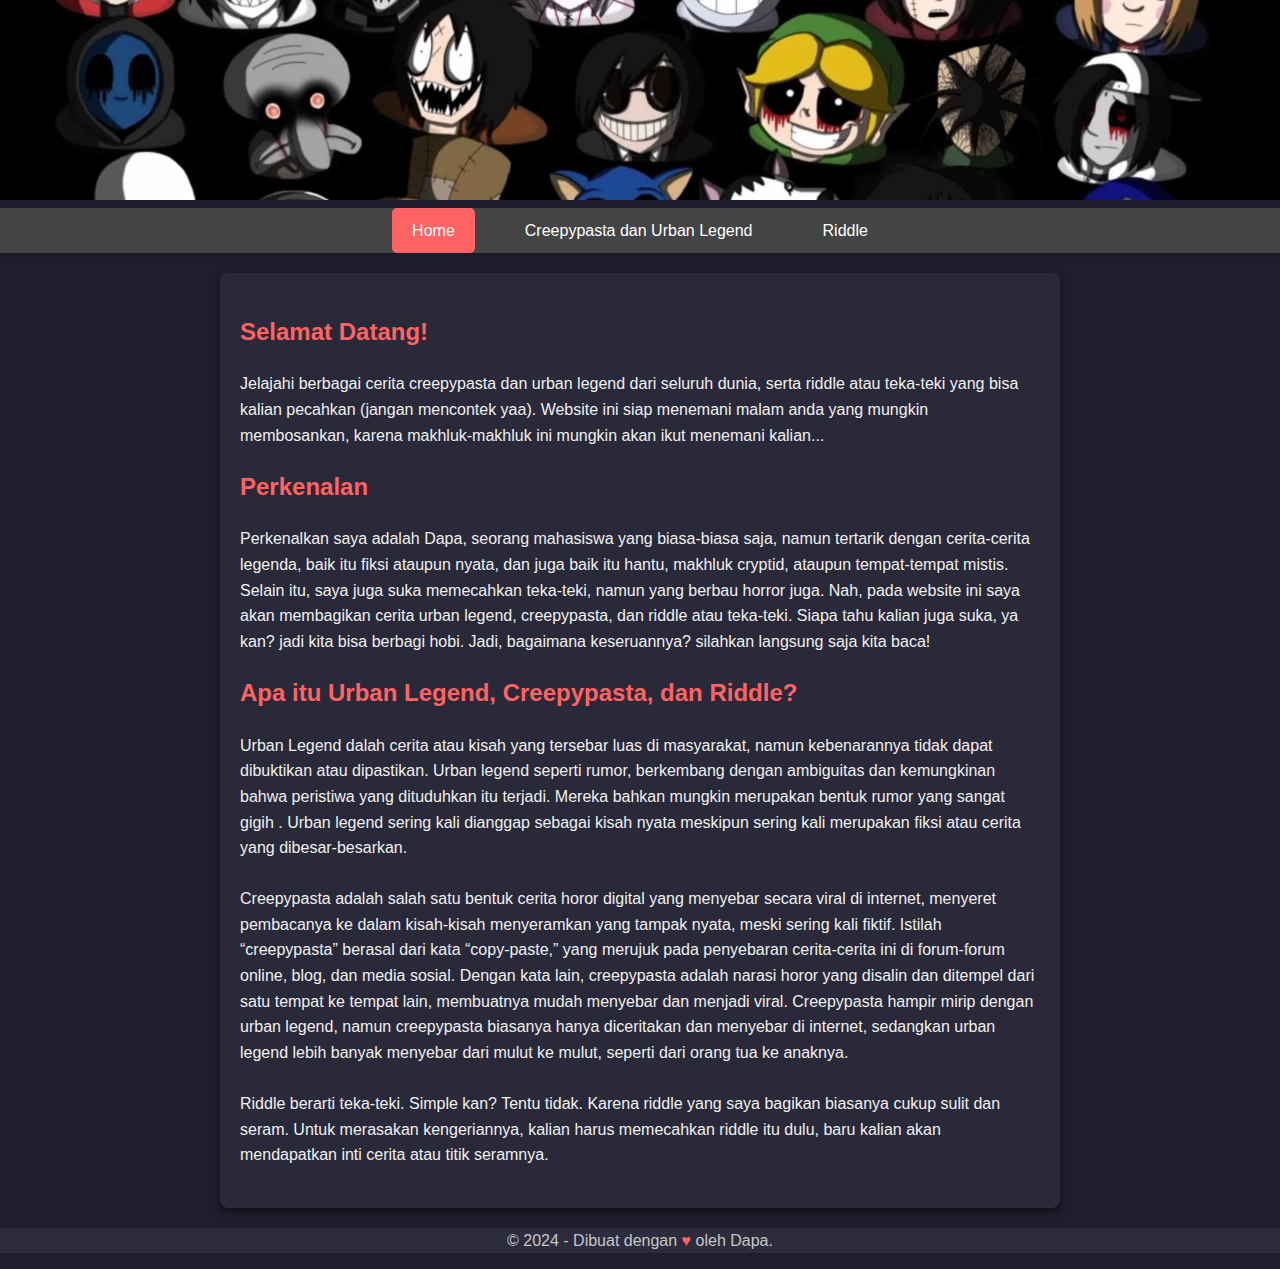
<file: index.html>
<!DOCTYPE html>
<html lang="id">
<head>
    <meta charset="UTF-8">
    <meta name="viewport" content="width=device-width, initial-scale=1.0">
    <meta name="robots" content="index, follow">
    <link rel="sitemap" type="application/xml" href="https://gentlecomet.github.io/creepydapa/sitemap.xml" />
    <title>Home | Creepypasta dan Urban Legend Dunia</title>
    <link rel="stylesheet" href="css/creepypasta.css">
    <script src="js/creepypasta.js" defer></script>
</head>

<body>
    <div>
        <img src="img/banner.webp" alt="" class="banner">
    </div>

    <nav>
        <ul id="navbar">
            <li><a class="active" href="index.html">Home</a></li>
            <li><a href="html/creepypasta.html">Creepypasta dan Urban Legend</a></li>
            <li><a href="html/riddle.html">Riddle</a></li>
        </ul>
    </nav>

    <main class="container">
        <section class="legend">
            <h2>Selamat Datang!</h2>
            <p>Jelajahi berbagai cerita creepypasta dan urban legend dari seluruh dunia, serta riddle atau teka-teki yang bisa kalian pecahkan (jangan mencontek yaa).
                Website ini siap menemani malam anda yang mungkin membosankan, karena makhluk-makhluk ini mungkin akan ikut menemani kalian...
            </p>
        </section>

        <section class="legend">
            <h2>Perkenalan</h2>
            <p>Perkenalkan saya adalah Dapa, seorang mahasiswa yang biasa-biasa saja, namun tertarik dengan cerita-cerita legenda, baik itu fiksi ataupun nyata, 
                dan juga baik itu hantu, makhluk cryptid, ataupun tempat-tempat mistis. Selain itu, saya juga suka memecahkan teka-teki, namun yang berbau horror juga.
                Nah, pada website ini saya akan membagikan cerita urban legend, creepypasta, dan riddle atau teka-teki. Siapa tahu kalian juga suka, ya kan? jadi kita bisa berbagi hobi.
                Jadi, bagaimana keseruannya? silahkan langsung saja kita baca!
            </p>
            
        </section>

        <section class="legend">
            <h2>Apa itu Urban Legend, Creepypasta, dan Riddle?</h2>
            <p>Urban Legend dalah cerita atau kisah yang tersebar luas di masyarakat, namun kebenarannya tidak dapat dibuktikan atau dipastikan.
                Urban legend seperti rumor, berkembang dengan ambiguitas dan kemungkinan bahwa peristiwa yang dituduhkan itu terjadi. Mereka bahkan mungkin merupakan bentuk rumor yang sangat gigih .
                Urban legend sering kali dianggap sebagai kisah nyata meskipun sering kali merupakan fiksi atau cerita yang dibesar-besarkan.
                <br>
                <br>
                Creepypasta adalah salah satu bentuk cerita horor digital yang menyebar secara viral di internet, menyeret pembacanya ke dalam kisah-kisah menyeramkan yang tampak nyata, meski sering kali fiktif. 
                Istilah “creepypasta” berasal dari kata “copy-paste,” yang merujuk pada penyebaran cerita-cerita ini di forum-forum online, blog, dan media sosial. Dengan kata lain, creepypasta adalah narasi horor yang disalin dan ditempel dari satu tempat ke tempat lain, membuatnya mudah menyebar dan menjadi viral.
                Creepypasta hampir mirip dengan urban legend, namun creepypasta biasanya hanya diceritakan dan menyebar di internet, sedangkan urban legend lebih banyak menyebar dari mulut ke mulut, seperti dari orang tua ke anaknya.
                <br>
                <br>
                Riddle berarti teka-teki. Simple kan? Tentu tidak. Karena riddle yang saya bagikan biasanya cukup sulit dan seram. 
                Untuk merasakan kengeriannya, kalian harus memecahkan riddle itu dulu, baru kalian akan mendapatkan inti cerita
                atau titik seramnya.
            </p>
        </section>
    </main>

    <footer>
        <p>&copy; 2024 - Dibuat dengan <span style="color: #ff6363">&#9829;</span> oleh Dapa.</p>
    </footer>
</body>
</html>
</file>
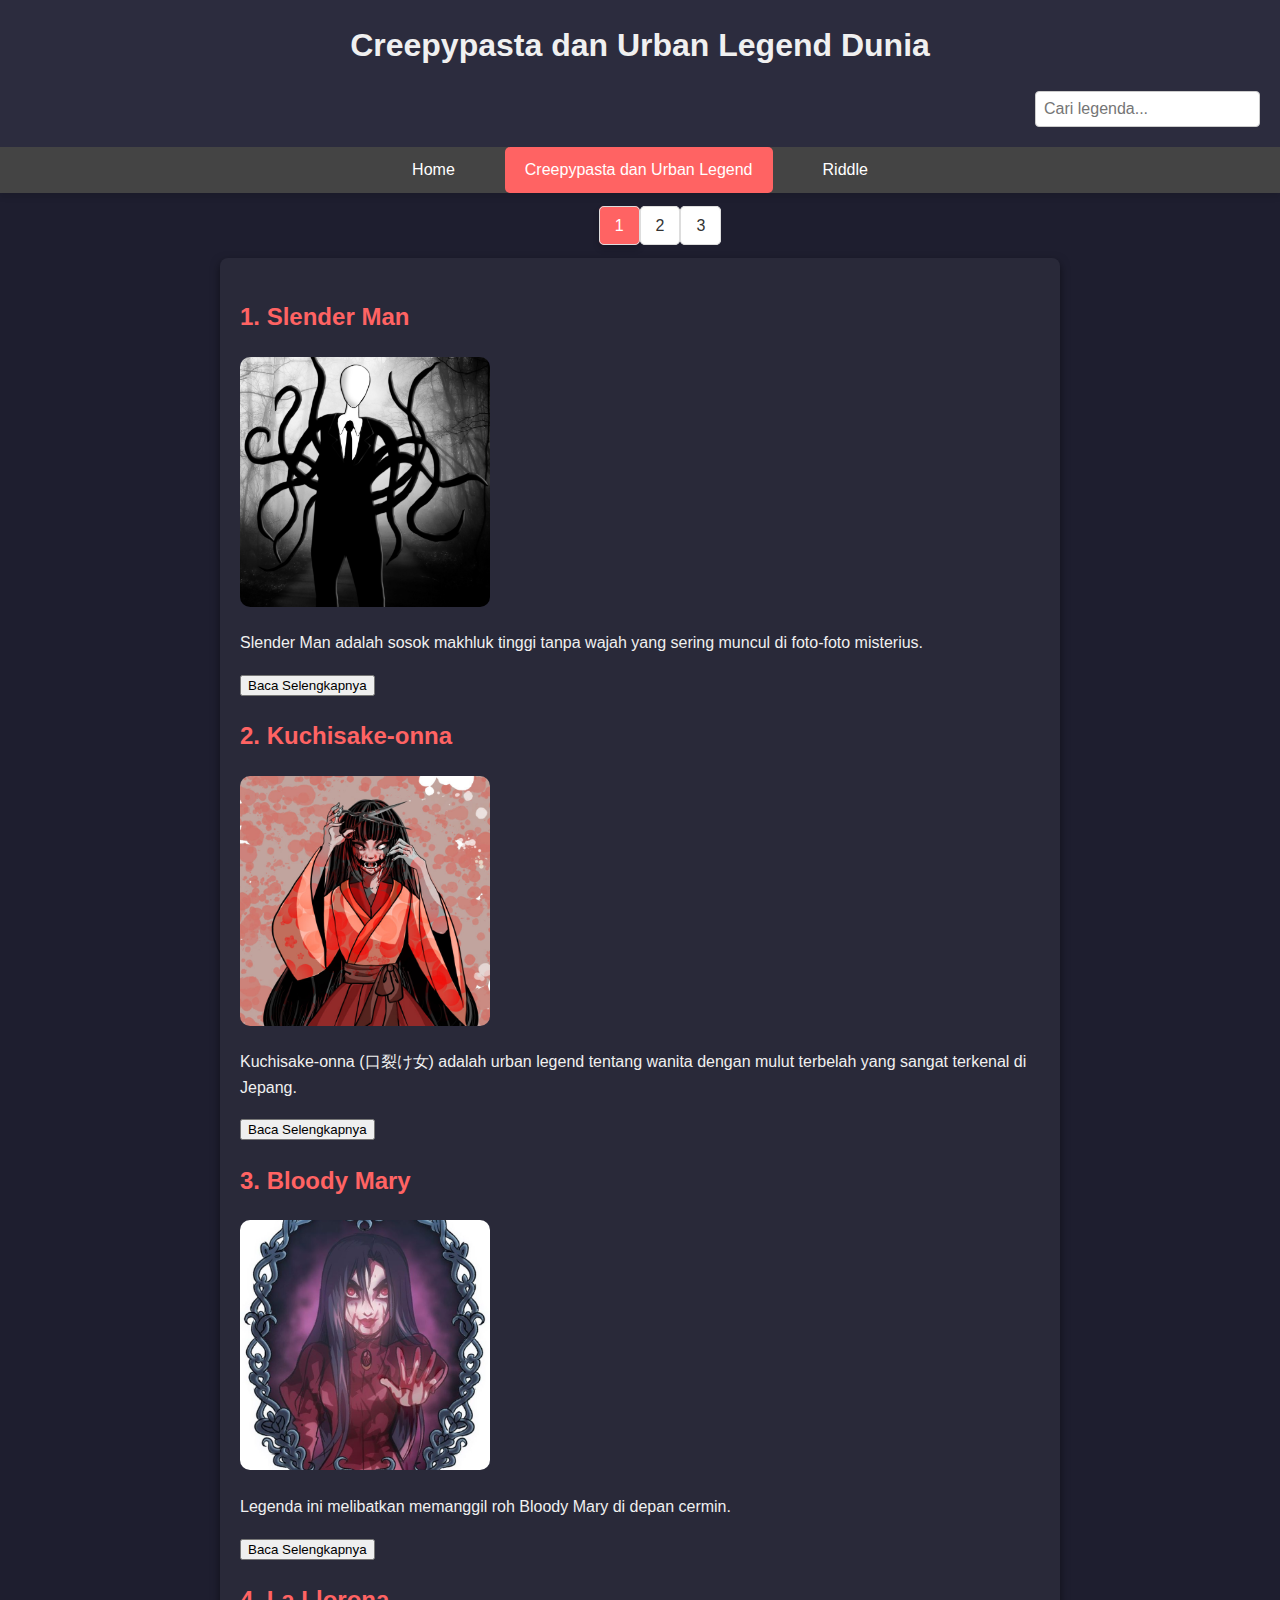
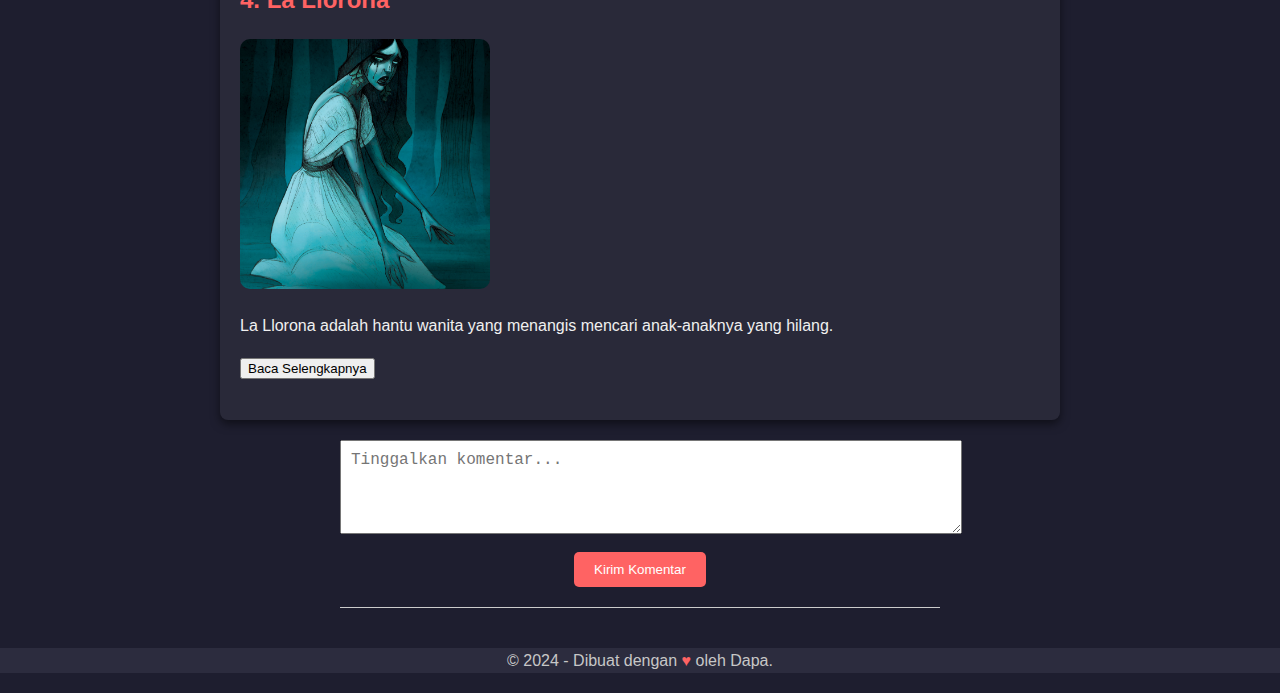
<file: creepypasta.html>
<!DOCTYPE html>
<html lang="id">
<head>
    <meta charset="UTF-8">
    <meta name="viewport" content="width=device-width, initial-scale=1.0">
    <title>Creepypasta dan Urban Legend Dunia</title>
    <link rel="stylesheet" href="creepypasta.css">
    <script src="creepypasta.js"></script>
</head>

<body>
    <header>
        <h1>Creepypasta dan Urban Legend Dunia</h1>
        <div class="search-bar">
            <input type="text" id="searchInput" placeholder="Cari legenda..." onkeyup="searchLegends()">
        </div>
    </header>

    <nav>
        <ul id="navbar">
            <li><a href="index.html">Home</a></li>
            <li><a class="active" href="creepypasta.html">Creepypasta dan Urban Legend</a></li>
            <li><a href="riddle.html">Riddle</a></li>
        </ul>
    </nav>

    <div>
        <ul id="page">
            <li><a class="active" href="creepypasta.html">1</a></li>
            <li><a href="creepypasta2.html">2</a></li>
            <li><a href="creepypasta3.html">3</a></li>
        </ul>
    </div>

    <div class="container">
        <div class="legend">
            <h2>1. Slender Man</h2>
            <img src="slenderman.jpg" alt="" width="25%" height="25%">
            <p>Slender Man adalah sosok makhluk tinggi tanpa wajah yang sering muncul di foto-foto misterius.
                <span class="more" id="more1">Makhluk ini digambarkan seperti pria kurus tinggi tanpa wajah, mempunyai tentakel dan mengenakan baju hitam dengan dasi merah. 
                Slender Man umumnya dikatakan suka menculik atau melukai orang, terutama anak-anak. 
                Setelah lengannya terentang, korbannya lalu dihipnotis, di mana mereka tak berdaya untuk menghentikan diri dari berjalan ke Slenderman. <br> <br>
                Pada tahun 2014, dua anak perempuan berusia 12 tahun di Waukesha, Wisconsin, di Amerika Serikat, membawa teman sekelasnya ke dalam hutan dan menusuknya. Dua gadis tersebut bernama Anissa Weier dan Morgan Geyser. Sang korban, Payton Leutner, dapat bertahan hidup karena waktu itu ditemukan tengah merayap di jalan raya, dan segera dilarikan ke rumah sakit. 
                Ketika ditanya oleh pihak berwenang, kedua pelaku menyalahkan Slender-Man atas perbuatan yang mereka lakukan, setelah membaca legendanya di internet. 
                Mereka juga menambahkan bahwa mereka harus mengorbankan teman mereka agar Slender-Man tidak membunuh keluarga mereka. Setelah melakukan diagnosa, dokter menyimpulkan bahwa kedua anak perempuan ini mengalami gangguan jiwa. Kasus ini kemudian menjadi subyek dari film dokumentasi produksi HBO dengan judul Beware the Slenderman pada tahun 2016.
            </span></p>
            <button onclick="toggleReadMore('more1', this)">Baca Selengkapnya</button>
        </div>

        <div class="legend">
            <h2>2. Kuchisake-onna</h2>
            <img src="kuchisake.jpg" alt="" width="25%" height="25%">
            <p>Kuchisake-onna (口裂け女) adalah urban legend tentang wanita dengan mulut terbelah yang sangat terkenal di Jepang. <span class="more" id="more2">Ia digambarkan sebagai sesosok hantu wanita yang selalu menutupi wajahnya dengan masker medis, kipas, atau syal untuk menutupi mulutnya yang robek sampai hampir ke telinga sembari membawa gunting besar dan diceritakan sering muncul di jalanan sepi. <br><br>
                Menurut cerita yang berkembang, hantu Kuchisake Onna sering bergentayangan dan tiba-tiba muncul di depanmu dan bertanya, “Apakah aku cantik?”. Jika kamu menjawab “Tidak” atau ketakutan saat melihat wajahnya setelah penutup mukanya dibuka, maka Kuchisake Onna akan membunuhmu. Jika kamu menjawab “Ya”, Kuchisake Onna akan gembira dan membebaskanmu. 
                Namun, ada juga yang mengatakan bahwa Kuchisake Onna tetap akan mengikutimu sampai ke rumah dan membunuhmu di depan pintu rumah walau kamu menjawab “Ya”.
                Jika kamu seorang wanita, Kuchisake Onna akan merobek mulutmu hingga serupa dengannya. Jika korbannya anak-anak, ia akan memakannya. 
                Bahkan pada akhir 1970-an, beberapa sekolah di Jepang menyarankan agar murid-muridnya pulang secara berkelompok atau ditemani guru agar selamat. <br><br>
                Urban Legend yang populer pada tahun 1970-an mengatakan bahwa kita akan selamat bila menjawab “Biasa saja”. Sementara versi tahun 2000-an mengatakan bahwa kita akan selamat bila menjawab “Lumayan” sehingga Kuchisake Onna bingung dan berpikir dulu apa yang akan ia lakukan. 
                Saat sedang bingung itulah korban mempunyai kesempatan untuk kabur. Versi lain manyatakan bahwa korban dapat balik bertanya kepada Kuchisake Onna, “Apakah saya juga cantik?” sehingga Kuchisake Onna akan bingung lalu pergi.
            </span></p>
            <button onclick="toggleReadMore('more2', this)">Baca Selengkapnya</button>
        </div>

        <div class="legend">
            <h2>3. Bloody Mary</h2>
            <img src="bloodymary.jpg" alt="" width="25%" height="25%">
            <p>Legenda ini melibatkan memanggil roh Bloody Mary di depan cermin. <span class="more" id="more3">Dengan mengucapkan namanya tiga kali, banyak yang percaya ia akan muncul di balik cermin dan menyerang pemanggilnya.
                Bloody Mary, itulah panggilannya. Jangan pernah sebut nama hantu perempuan ini di depan kaca kalau tidak mau digentayangi. Bloody Mary yang haus darah akan menghabisi siapa saja yang mengusik ketenangannya. <br><br>
                Ritual pemanggilan setan di depan kaca kamar mandi telah terjadi sejak abad ke-18. Namun, asal-usulnya tetap tidak diketahui. Satu versi mengisahkan Bloody Mary sebagai jelmaan Mary Worth, perempuan yang dituduh penyihir dan dieksekusi dalam pengadilan Penyihir Salem pada 1962. 
                Legenda lain mengatakan Bloody Mary merupakan julukan yang diterima Ratu Pertama Inggris, Mary Tudor, setelah membantai 280 umat Protestan yang dituduh memeluk aliran sesat. Dia hanya berkuasa selama lima tahun (1553-1558). <br><br>
                Mary I dari Inggris, lahir pada 18 Februari 1516 di Istana Placentia, adalah putri Raja Henry VIII dan Catherine dari Aragon. Masa kecilnya sulit akibat perceraian orang tuanya dan diskriminasi terhadapnya sebagai perempuan. 
                Ia juga dianggap anak haram oleh Anne Boleyn, istri baru ayahnya, yang berambisi menjadikan putrinya, Elizabeth, pewaris tahta.
                Mary akhirnya naik tahta pada 1553 di usia 37 tahun, menjadi ratu pertama Inggris. Ia menikahi Raja Philip dari Spanyol, berharap memiliki pewaris, namun mengalami kehamilan palsu yang memengaruhi kondisi fisik dan mentalnya. Mary dikenal dengan julukan "Bloody Mary" karena kebijakan kerasnya terhadap kaum Protestan, di mana ratusan orang dieksekusi.
                Di akhir hidupnya, Mary kembali mengalami kehamilan semu, tetapi tidak memiliki anak. Ia meninggal pada usia 42 tahun akibat kanker rahim. Kini, Mary dikenang sebagai sosok kontroversial dengan kisah yang menyelimuti namanya sebagai legenda dan simbol kekejaman.

            </span></p>
            <button onclick="toggleReadMore('more3', this)">Baca Selengkapnya</button>
        </div>

        <div class="legend">
            <h2>4. La Llorona</h2>
            <img src="lallorona.jpg" alt="" width="25%" height="25%">
            <p>La Llorona adalah hantu wanita yang menangis mencari anak-anaknya yang hilang. <span class="more" id="more4">Ia dikenal mengutuk mereka yang mendengarkan tangisannya. La Llorona, yang berarti "wanita yang menangis" dalam bahasa Spanyol, adalah sosok perempuan hantu yang dikenal dengan tangisannya yang memilukan saat ia mencari anak-anaknya yang telah hilang. <br><br>
                Menurut versi yang paling umum dari legenda, La Llorona dulunya adalah seorang wanita cantik bernama Maria yang hidup di sebuah desa kecil di Meksiko. Maria menikah dengan seorang pria kaya dan mereka memiliki dua anak. 
                Namun, pernikahan mereka tidak bahagia tidak bertahan lama. Suami Maria kemudian meninggalkannya untuk menikahi wanita lain, menyebabkan Maria tenggelam dalam rasa sakit hati dan kecemburuan yang luar biasa.
                Dalam kemarahannya yang tak terkendali, Maria melakukan tindakan tragis, ia menenggelamkan kedua anaknya di sungai sebagai bentuk pelampiasan terhadap rasa sakit dan pengkhianatan yang dirasakannya. Setelah kesadarannya pulih, Maria dilanda rasa penyesalan yang mendalam dan tak tertahankan atas perbuatannya. <br><br>
                Tak mampu menanggung rasa bersalah, ia akhirnya menenggelamkan dirinya di sungai yang sama, berharap untuk bersatu kembali dengan anak-anaknya. 
                Namun, alih-alih mendapatkan kedamaian, roh Maria terjebak dalam pencarian tanpa akhir, Arwahnya berkeliaran di tepi sungai, menangis mencari anak-anak yang telah ia hilangkan. Ia kini dikenal sebagai La Llorona, Arwah wanita yang menghantui perairan dengan tangisannya yang menyayat hati.
            </span></p>
            <button onclick="toggleReadMore('more4', this)">Baca Selengkapnya</button>
        </div>
    </div>

    <div class="comments-section" align="center">
        <form id="commentForm">
            <textarea id="commentInput" placeholder="Tinggalkan komentar..." rows="4" required></textarea><br>
            <button type="submit">Kirim Komentar</button>
        </form>
        <div id="commentsList"></div>
        <div id="pagination" class="pagination"></div>
    </div>
    
    
    <footer>
        <p>&copy; 2024 - Dibuat dengan <span style="color: #ff6363">&#9829;</span> oleh Dapa.</p>
    </footer>

</body>
</html>
</file>
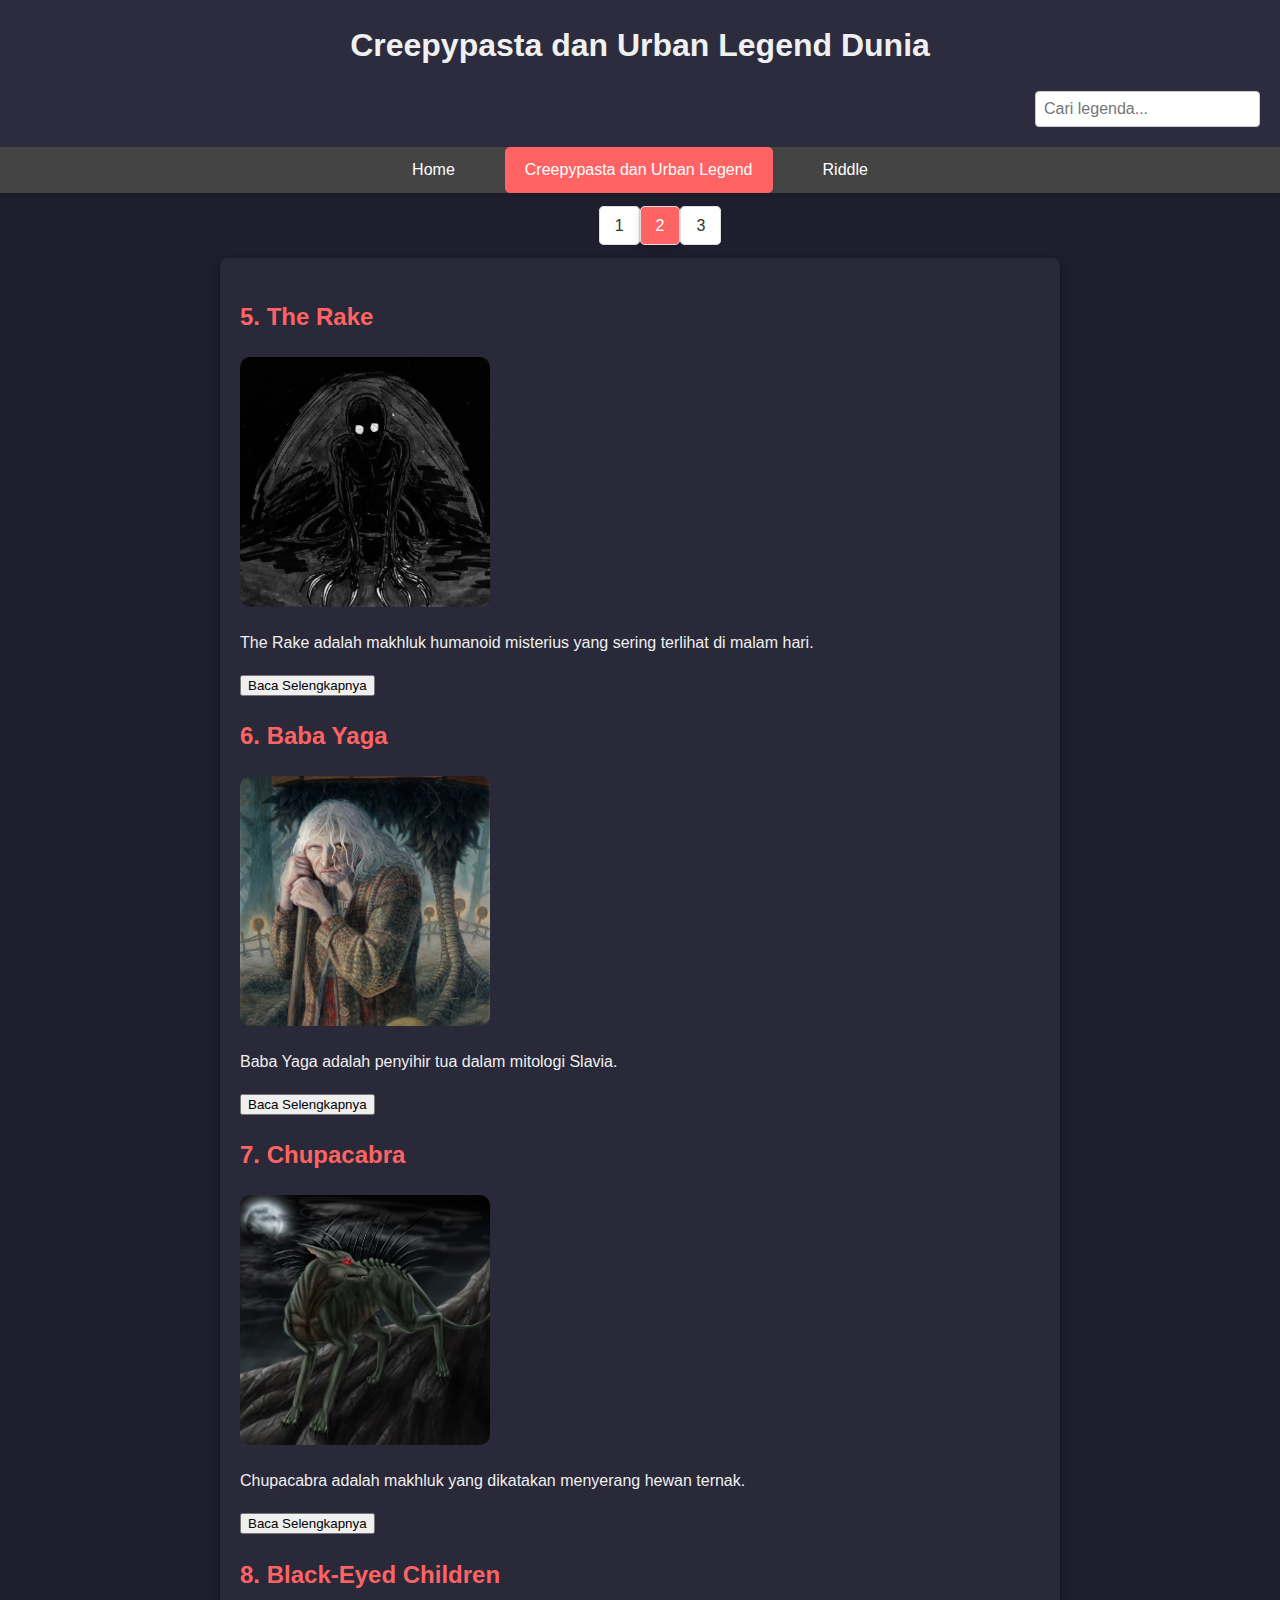
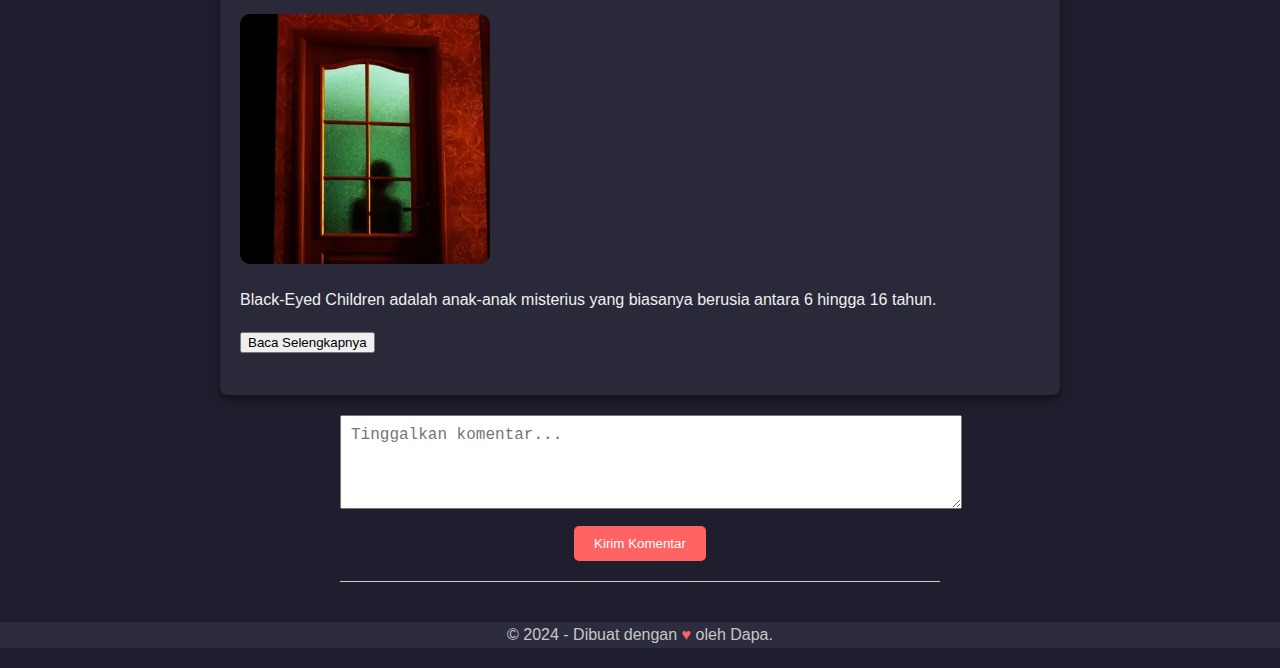
<file: creepypasta2.html>
<!DOCTYPE html>
<html lang="id">
<head>
    <meta charset="UTF-8">
    <meta name="viewport" content="width=device-width, initial-scale=1.0">
    <title>Creepypasta dan Urban Legend Dunia - Halaman 2</title>
    <link rel="stylesheet" href="creepypasta.css">
    <script src="creepypasta.js"></script>
</head>
<body>
    <header>
        <h1>Creepypasta dan Urban Legend Dunia</h1>
        <div class="search-bar">
            <input type="text" id="searchInput" placeholder="Cari legenda..." onkeyup="searchLegends()">
        </div>
    </header>

    <nav>
        <ul id="navbar">
            <li><a href="index.html">Home</a></li>
            <li><a class="active" href="creepypasta.html">Creepypasta dan Urban Legend</a></li>
            <li><a href="riddle.html">Riddle</a></li>
        </ul>
    </nav>

    <div>
        <ul id="page">
            <li><a href="creepypasta.html">1</a></li>
            <li><a class="active" href="creepypasta2.html">2</a></li>
            <li><a href="creepypasta3.html">3</a></li>
        </ul>
    </div>

    <div class="container">
        <div class="legend">
            <h2>5. The Rake</h2>
            <img src="therake.webp" alt="" width="25%" height="25%">
            <p>The Rake adalah makhluk humanoid misterius yang sering terlihat di malam hari. <span class="more" id="more1" style="display: none;">Ia dikenal menyerang orang-orang yang tidak curiga di rumah mereka saat mereka tidur.
                Makhluk ini merupakan sejenis manusia, dengan kuku tajam, kurus, dan kulitnya berwarna abu-abu. Diceritakan, makhluk ini menghantui korbannya dengan cara duduk di ujung spring bed korbannya pada tengah malam dan menunggu korbannya bangun. <br><br>
                Makhluk ini memiliki pola yang mengerikan: ia mendekati korban, menatap mereka dengan tatapan yang dalam, dan terkadang berbicara atau berbisik dengan suara yang menakutkan. Kehadirannya meninggalkan trauma mendalam bagi para korban. 
                Beberapa bahkan kehilangan anggota keluarga atau diri mereka sendiri akibat tekanan psikologis yang luar biasa setelah pertemuan tersebut. <br><br>
                Salah satu cerita paling terkenal adalah pengalaman seorang keluarga kecil. Mereka dikejutkan oleh kehadiran The Rake di kamar tidur mereka pada malam hari. 
                Makhluk itu berdiri di ujung tempat tidur mereka sebelum menyerang dan menyebabkan kekacauan. Trauma akibat serangan tersebut menghancurkan hidup mereka.
                Kesaksian lainnya menunjukkan bahwa The Rake telah lama ada dan muncul di berbagai tempat. Banyak orang mencoba mengungkap asal-usul atau motivasi makhluk ini, tetapi tidak ada jawaban pasti. 
                Cerita ini menyampaikan suasana mencekam dan ketidakberdayaan ketika berhadapan dengan ancaman yang tak bisa dijelaskan.

            </span></p>
            <button onclick="toggleReadMore('more1', this)">Baca Selengkapnya</button>
        </div>

        <div class="legend">
            <h2>6. Baba Yaga</h2>
            <img src="babayaga.jpg" alt="" width="25%" height="25%">
            <p>Baba Yaga adalah penyihir tua dalam mitologi Slavia. <span class="more" id="more2" style="display: none;">Ia tinggal di rumah yang berdiri di atas kaki ayam, dan dikenal memiliki kekuatan magis yang menakutkan.
                Dia biasanya muncul sebagai perempuan tua atau nenek tua, dan dia dikenal karena kesukaannya yang khas penyihir: menyantap anak-anak.
                Baba Yaga adalah karakter yang kompleks. Di satu sisi, ia sering menjadi antagonis dalam cerita rakyat, menculik anak-anak, atau memberikan tugas sulit kepada mereka yang datang ke pondoknya. 
                Namun, di sisi lain, ia juga dikenal sebagai sosok bijaksana yang dapat memberikan nasihat atau bantuan magis kepada mereka yang berhasil memuaskan tuntutannya. Dengan kata lain, ia adalah ujian bagi keberanian dan kecerdasan. <br><br>
                Baba Yaga awalnya dikisahkan sebagai pengirim orang dari alam kematian ke alam dunia. Keberadaannya dalam dongeng selalu bersamaan dengan izbanya yang khas, yakni gubuk tua berkaki ayam. Tapi bagaimana sosok Baba Yaga ini muncul?
                Dalam tradisi Slavia kuno, orang mati biasanya ditempatkan di sebuah rumah kecil dengan dua penyangga yang mirip dengan kaki ayam. Konon Baba Yaga menggunakan rumah orang mati tersebut sebagai tempat tinggalnya. Sebagaimana yang dilakukan para leluhur orang Slavia, Baba Yaga biasanya melakukan ritual untuk menguji para anak lelaki untuk menjadi ksatria. 
                Dalam menjalani ritual, seorang anak harus melaksanakan ujian fisik yang berat. Itulah sebabnya, di masa lalu, para anak lelaki dan para ibu mereka takut akan keberadaan Baba Yaga. Namun setelah ritual ini, anak lelaki tersebut akan tumbuh menjadi pria sejati.

            </span></p>
            <button onclick="toggleReadMore('more2', this)">Baca Selengkapnya</button>
        </div>

        <div class="legend">
            <h2>7. Chupacabra</h2>
            <img src="chupacabra.jpg" alt="" width="25%" height="25%">
            <p>Chupacabra adalah makhluk yang dikatakan menyerang hewan ternak. <span class="more" id="more3" style="display: none;">Ia sering digambarkan sebagai makhluk dengan mata merah menyala dan gigi tajam yang digunakan untuk menghisap darah.
                Chupacabra disebut berasal dari kosa kata Spanyol, yaitu chupar yang berarti menghisap dan cabra yang berarti kambing.Makhluk ini dinamai begitu karena sering ditemukan banyak jasad kambing atau hewan ternak yang ditemukan mati kehabisan darah.
                laporan pertama tentang keberadaan chupacabra disebut pada 1995 di Puerto Rico. <br><br>
                Laporan pertama itu berkaitan dengan serangan terhadap berbagai hewan ternak dan hewan peliharaan di kawasan itu.
                Temuan hewan-hewan yang diduga jadi korban chupacabra selalu dalam kondisi kehabisan darah.
                Dari laporan awalnya, chupacabra digambarkan sebagai sosok makhluk yang bisa berdiri tegak, punya tampilan mirip reptil dengan mata berwarna merah.
                Sejak temuan pertamanya, banyak daerah di benua Amerika yang melaporkan keberadaan chupacabra ini.
                Ada berbagai jenis chupacabra yang dilaporkan muncul di berbagai kawasan, salah satunya yang berukuran tubuh lebih kecil dan punya empat kaki.
                Bentuk chupacabra mirip anjing tapi enggak memiliki bulu, dengan sirip tajam yang memanjang di sepanjang punggungnya.
            </span></p>
            <button onclick="toggleReadMore('more3', this)">Baca Selengkapnya</button>
        </div>

        <div class="legend">
            <h2>8. Black-Eyed Children</h2>
            <img src="blackeye.webp" alt="" width="35%" height="35%">
            <p>Black-Eyed Children adalah anak-anak misterius yang biasanya berusia antara 6 hingga 16 tahun. <span class="more" id="more4" style="display: none;">Pada pandangan awal, mereka mungkin terlihat seperti anak-anak biasa.
                Tetapi saat didekati, keanehan terungkap dengan kulit yang pucat, bahkan terlihat transparan, serta mata yang berwarna hitam legam. <br><br>
                Tidak hanya itu, Black-Eyed Children dikenal karena meminta bantuan kepada orang-orang yang mereka temui, dan jika ditolak, mereka dapat menjadi semakin gigih hingga akhirnya menyerang. Hal ini menciptakan atmosfer mencekam yang menyertainya. 
                Dalam konteks yang lebih luas, Brian Bethel, seorang penduduk asli Texas, diakui sebagai penulis yang bertanggung jawab atas penciptaan cryptid ini. Keberadaannya menimbulkan spekulasi mengenai pengaruh setan dan paranormal, yang menghasilkan ketakutan mendalam di kalangan masyarakat.
            </span></p>
            <button onclick="toggleReadMore('more4', this)">Baca Selengkapnya</button>
        </div>
    </div>

    <div class="comments-section" align="center">
        <form id="commentForm">
            <textarea id="commentInput" placeholder="Tinggalkan komentar..." rows="4" required></textarea><br>
            <button type="submit">Kirim Komentar</button>
        </form>
        <div id="commentsList"></div>
        <div id="pagination" class="pagination"></div>
    </div>
    
    <footer>
        <p>&copy; 2024 - Dibuat dengan <span style="color: #ff6363">&#9829;</span> oleh Dapa.</p>
    </footer>

</body>
</html>
</file>
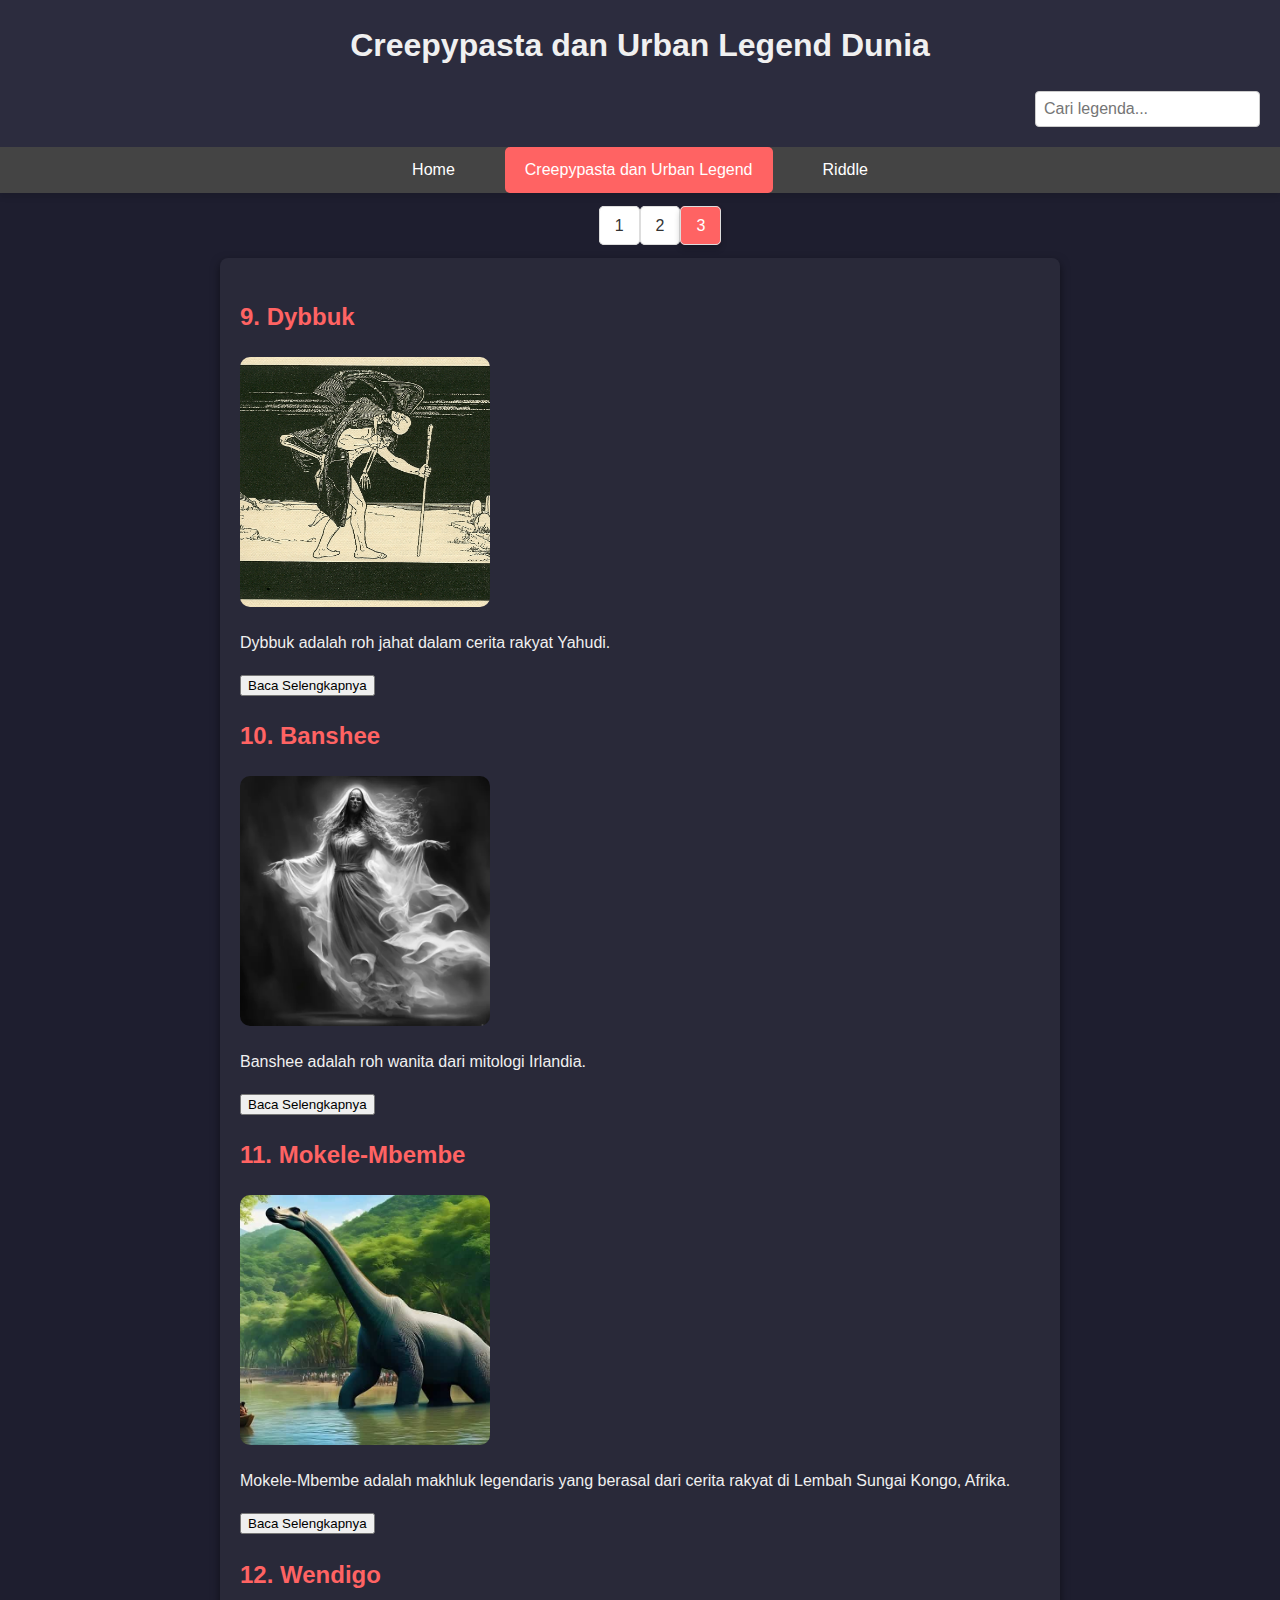
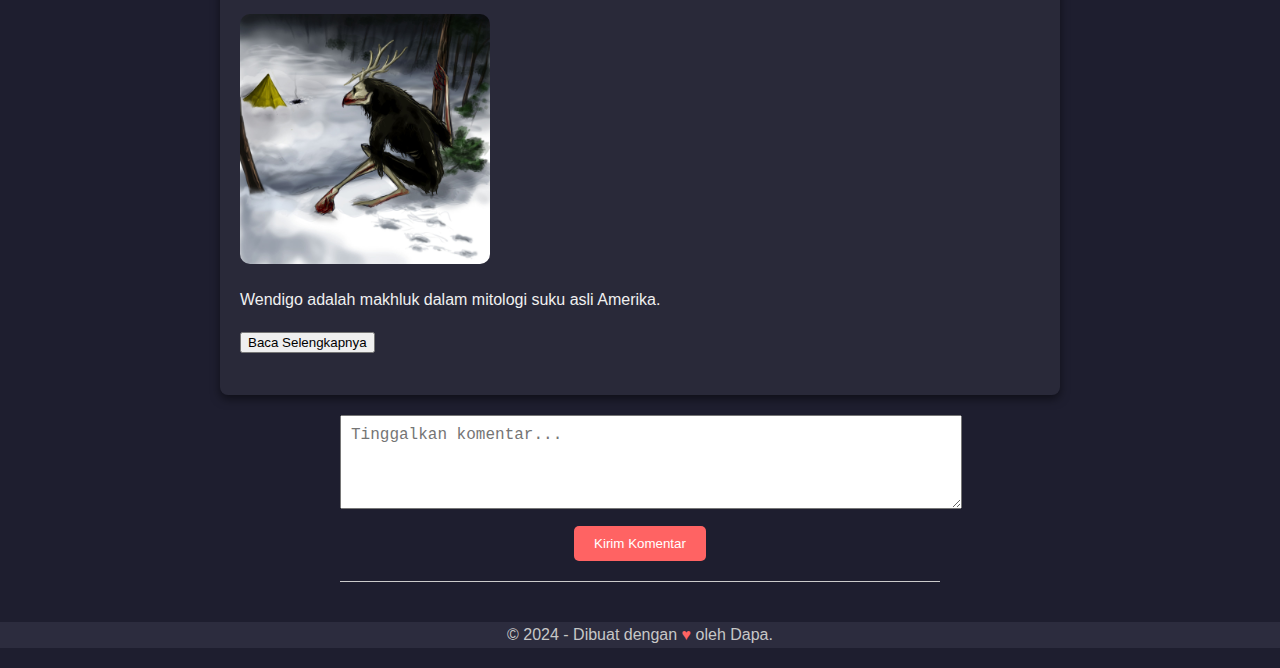
<file: creepypasta3.html>
<!DOCTYPE html>
<html lang="id">
<head>
    <meta charset="UTF-8">
    <meta name="viewport" content="width=device-width, initial-scale=1.0">
    <title>Creepypasta dan Urban Legend Dunia - Halaman 3</title>
    <link rel="stylesheet" href="creepypasta.css">
    <script src="creepypasta.js"></script>
</head>
<body>
    <header>
        <h1>Creepypasta dan Urban Legend Dunia</h1>
        <div class="search-bar">
            <input type="text" id="searchInput" placeholder="Cari legenda..." onkeyup="searchLegends()">
        </div>
    </header>

    <nav>
        <ul id="navbar">
            <li><a href="index.html">Home</a></li>
            <li><a class="active" href="creepypasta.html">Creepypasta dan Urban Legend</a></li>
            <li><a href="riddle.html">Riddle</a></li>
        </ul>
    </nav>

    <div>
        <ul id="page">
            <li><a href="creepypasta.html">1</a></li>
            <li><a href="creepypasta2.html">2</a></li>
            <li><a class="active" href="creepypasta3.html">3</a></li>
        </ul>
    </div>

    <div class="container">
        <div class="legend">
            <h2>9. Dybbuk</h2>
            <img src="dybbuk.jpg" alt="" width="35%" height="35%">
            <p>Dybbuk adalah roh jahat dalam cerita rakyat Yahudi. <span class="more" id="more1" style="display: none;">Roh ini dikatakan dapat merasuki tubuh manusia untuk menyelesaikan urusan yang belum selesai.
                Dybbuk berasal dari kata Ibrani "dibbuk," yang berarti "menempel" atau "merasuki." Menurut legenda, dybbuk adalah jiwa orang yang meninggal dengan cara tragis atau belum menyelesaikan urusannya di dunia. 
                Roh ini berusaha untuk kembali dan sering kali mengambil alih tubuh orang hidup, menyebabkan berbagai masalah dan kekacauan. <br><br>
                Dalam salah satu kisah, seorang pria bernama Kevin membeli Dybbuk Box tanpa mengetahui latar belakangnya. Setelah membawanya pulang, ia mulai mengalami mimpi buruk dan halusinasi. Suara aneh terdengar di malam hari, dan barang-barang di rumahnya sering berpindah tempat tanpa penjelasan.
                Suatu malam, Kevin terbangun dan melihat sosok bayangan berdiri di sudut kamarnya. Ketika ia berusaha mendekat, sosok itu menghilang. Ketakutan semakin meningkat ketika teman-teman Kevin juga mulai merasakan kehadiran aneh saat berkunjung ke rumahnya. <br><br>
                "Dybbuk Box," sebuah kotak kayu antik yang diyakini terkutuk. Konon, kotak ini memiliki kekuatan untuk menampung roh jahat. Seorang pemilik sebelumnya mengklaim bahwa setelah membeli kotak tersebut, ia mengalami serangkaian kejadian aneh dan menakutkan, termasuk suara bisikan dan penampakan hantu.
                Setelah beberapa waktu, kotak itu berpindah tangan ke seorang kolektor barang antik yang juga mengalami gangguan supernatural. Ia merasa tertekan dan tidak nyaman setiap kali berada di dekat kotak tersebut. Akhirnya, kolektor tersebut memutuskan untuk menjualnya, tetapi kisah mengerikan tentang dybbuk box terus menyebar.
                
            </span></p>
            <button onclick="toggleReadMore('more1', this)">Baca Selengkapnya</button>
        </div>

        <div class="legend">
            <h2>10. Banshee</h2>
            <img src="banshee.webp" alt="" width="35%" height="35%">
            <p>Banshee adalah roh wanita dari mitologi Irlandia. <span class="more" id="more2" style="display: none;">Ia dikenal karena jeritannya yang melambangkan kematian yang akan datang.
                Banshee adalah makhluk mitologi yang berasal dari Irlandia, dikenal sebagai pembawa pesan kematian. Dalam legenda, Banshee sering digambarkan sebagai roh wanita yang gentayangan karena kematiannya yang tragis, seperti dibunuh atau meninggal saat melahirkan. Nama "Banshee" berasal dari bahasa Irlandia "bean sidhe," yang berarti "wanita dari dunia peri". <br><br>
                Banshee biasanya digambarkan sebagai wanita cantik atau seorang nenek tua, mengenakan pakaian putih atau abu-abu dengan rambut yang terurai. Penampilannya dapat bervariasi tergantung pada kisah yang diceritakan, tetapi umumnya ia memiliki aura misterius dan menakutkan.
                Banshee berfungsi sebagai penanda kematian bagi anggota keluarga tertentu, terutama keluarga bangsawan Irlandia. Ketika seorang anggota keluarga mendekati ajal, Banshee akan menyanyikan lagu duka di sekitar rumah mereka. Lagu ini bisa berbeda-beda; jika Banshee memiliki hubungan baik dengan keluarga tersebut, lagunya lembut dan menenangkan. Sebaliknya, jika hubungan buruk, lagunya bisa terdengar keras dan menakutkan. <br><br>
                Banshee sering dianggap sebagai makhluk yang membawa petaka, tetapi dalam beberapa tradisi, ia juga dipandang sebagai sosok yang penuh kasih sayang. Ia meratapi kematian anggota keluarga yang dicintainya. Ada kepercayaan bahwa jika seseorang berpapasan dengan Banshee saat ia sedang mencuci pakaian yang berlumuran darah di sungai, maka orang tersebut dapat meminta informasi tentang kematian yang akan datang.
                Kisah-kisah tentang penampakan Banshee telah tercatat dalam sejarah, termasuk laporan dari Dublin ketika Lord Rossmore meninggal. Keberadaan Banshee masih dipercaya oleh masyarakat Irlandia hingga kini, dengan beberapa lokasi dianggap sebagai tempat tinggal mereka.
                Secara keseluruhan, Banshee merupakan simbol dari kepercayaan akan kehidupan setelah mati dan cara masyarakat Irlandia mengatasi kehilangan serta kematian dalam budaya mereka.
            </span></p>
            <button onclick="toggleReadMore('more2', this)">Baca Selengkapnya</button>
        </div>

        <div class="legend">
            <h2>11. Mokele-Mbembe</h2>
            <img src="mokele.jpg" alt="" width="35%" height="35%">
            <p>Mokele-Mbembe adalah makhluk legendaris yang berasal dari cerita rakyat di Lembah Sungai Kongo, Afrika. <span class="more" id="more3" style="display: none;">Dikenal sebagai "sesuatu yang menahan aliran sungai" dalam bahasa Lingala, makhluk ini sering digambarkan mirip dengan dinosaurus, khususnya sauropoda, dengan ciri-ciri seperti leher panjang, ekor besar, dan tubuh yang menyerupai gajah atau badak.
                Mokele-Mbembe sering digambarkan sebagai makhluk besar dengan panjang mencapai 10 meter. Kulitnya berwarna cokelat keabu-abuan dan halus, mirip dengan kulit gajah. Beberapa versi cerita menggambarkan makhluk ini memiliki kepala kecil dan tubuh besar yang menyerupai gajah atau badak. Dalam beberapa narasi, Mokele-Mbembe dikatakan sebagai pemakan tumbuhan yang hidup di gua-gua di tepi sungai. <br><br>
                Banyak saksi mata mengklaim telah melihat Mokele-Mbembe. Salah satu kisah terkenal melibatkan pendeta misionaris Eugene P. Thomas yang mendokumentasikan pengalamannya dengan suku pygmy yang mengaku sering mengalami gangguan dari makhluk ini saat menangkap ikan. Dalam sebuah insiden, penduduk setempat bahkan membangun penghalang untuk menangkap Mokele-Mbembe, dan beberapa berhasil mengusir atau membunuh salah satu makhluk tersebut. <br><br>
                Sejak awal abad ke-20, banyak ekspedisi telah dilakukan untuk mencari bukti keberadaan Mokele-Mbembe. Namun, meskipun banyak laporan saksi dan beberapa jejak kaki besar ditemukan, tidak ada bukti ilmiah yang dapat mengkonfirmasi keberadaannya. Berbagai tim penelitian dan dokumenter terus berusaha menggali lebih dalam misteri ini, tetapi hasilnya masih tetap tidak pasti.
                Mokele-Mbembe tetap menjadi salah satu misteri terbesar dalam dunia kriptozoologi. Meskipun banyak orang skeptis terhadap keberadaannya, legenda tentang makhluk ini terus hidup dalam budaya lokal dan menarik perhatian peneliti serta pencari petualangan di seluruh dunia.
            </span></p>
            <button onclick="toggleReadMore('more3', this)">Baca Selengkapnya</button>
        </div>

        <div class="legend">
            <h2>12. Wendigo</h2>
            <img src="wendigo.jpg" alt="" width="25%" height="25%">
            <p>Wendigo adalah makhluk dalam mitologi suku asli Amerika. <span class="more" id="more4" style="display: none;">Ia dikenal sebagai simbol kerakusan dan kanibalisme.
                Legenda ini menggambarkan Wendigo sebagai makhluk humanoid yang muncul setelah seseorang melanggar tabu suku dengan memakan daging manusia. Akibatnya, roh jahat merasuki orang tersebut dan mengubahnya menjadi Wendigo, yang dikenal memiliki tubuh tinggi, kurus, dan kepala mirip rusa. 
                Wendigo sering kali mengeluarkan suara menyeramkan untuk menarik mangsa, dan dipercaya berkeliaran di hutan-hutan dingin Kanada dan daerah Great Lakes. <br><br>
                Salah satu cerita terkenal tentang Wendigo melibatkan seorang pemburu bernama Jack. Suatu musim dingin yang sangat dingin, Jack pergi berburu di hutan untuk mencari makanan bagi keluarganya. 
                Setelah berhari-hari mencari tanpa hasil, Jack mulai merasa putus asa. Dalam keadaan kelaparan dan kedinginan, ia terpaksa mengambil keputusan yang mengerikan: ia memakan daging dari teman pemburunya yang telah meninggal karena hipotermia.
                Setelah melakukan tindakan itu, Jack merasakan perubahan dalam dirinya. Ia merasa lebih kuat tetapi juga semakin lapar. <br><br>
                Suatu malam, saat ia beristirahat di dekat api unggun, Jack mendengar suara aneh di antara pepohonan. Suara itu memanggil namanya dengan lembut namun menyeramkan. Ketika ia melihat ke arah suara itu, ia melihat sosok tinggi dengan kulit pucat berdiri di antara bayangan pohon.
                Jack menyadari bahwa ia telah menarik perhatian Wendigo. Dalam ketakutan, ia berlari menjauh dari api unggun dan hutan, tetapi Wendigo terus mengikutinya dengan cepat. Setiap kali Jack merasa aman dan berhenti untuk beristirahat, suara itu kembali memanggilnya, semakin dekat dan semakin menakutkan.
            </span></p>
            <button onclick="toggleReadMore('more4', this)">Baca Selengkapnya</button>
        </div>
    </div>

    <div class="comments-section" align="center">
        <form id="commentForm">
            <textarea id="commentInput" placeholder="Tinggalkan komentar..." rows="4" required></textarea><br>
            <button type="submit">Kirim Komentar</button>
        </form>
        <div id="commentsList"></div>
        <div id="pagination" class="pagination"></div>
    </div>

    <footer>
        <p>&copy; 2024 - Dibuat dengan <span style="color: #ff6363">&#9829;</span> oleh Dapa.</p>
    </footer>

</body>
</html>
</file>
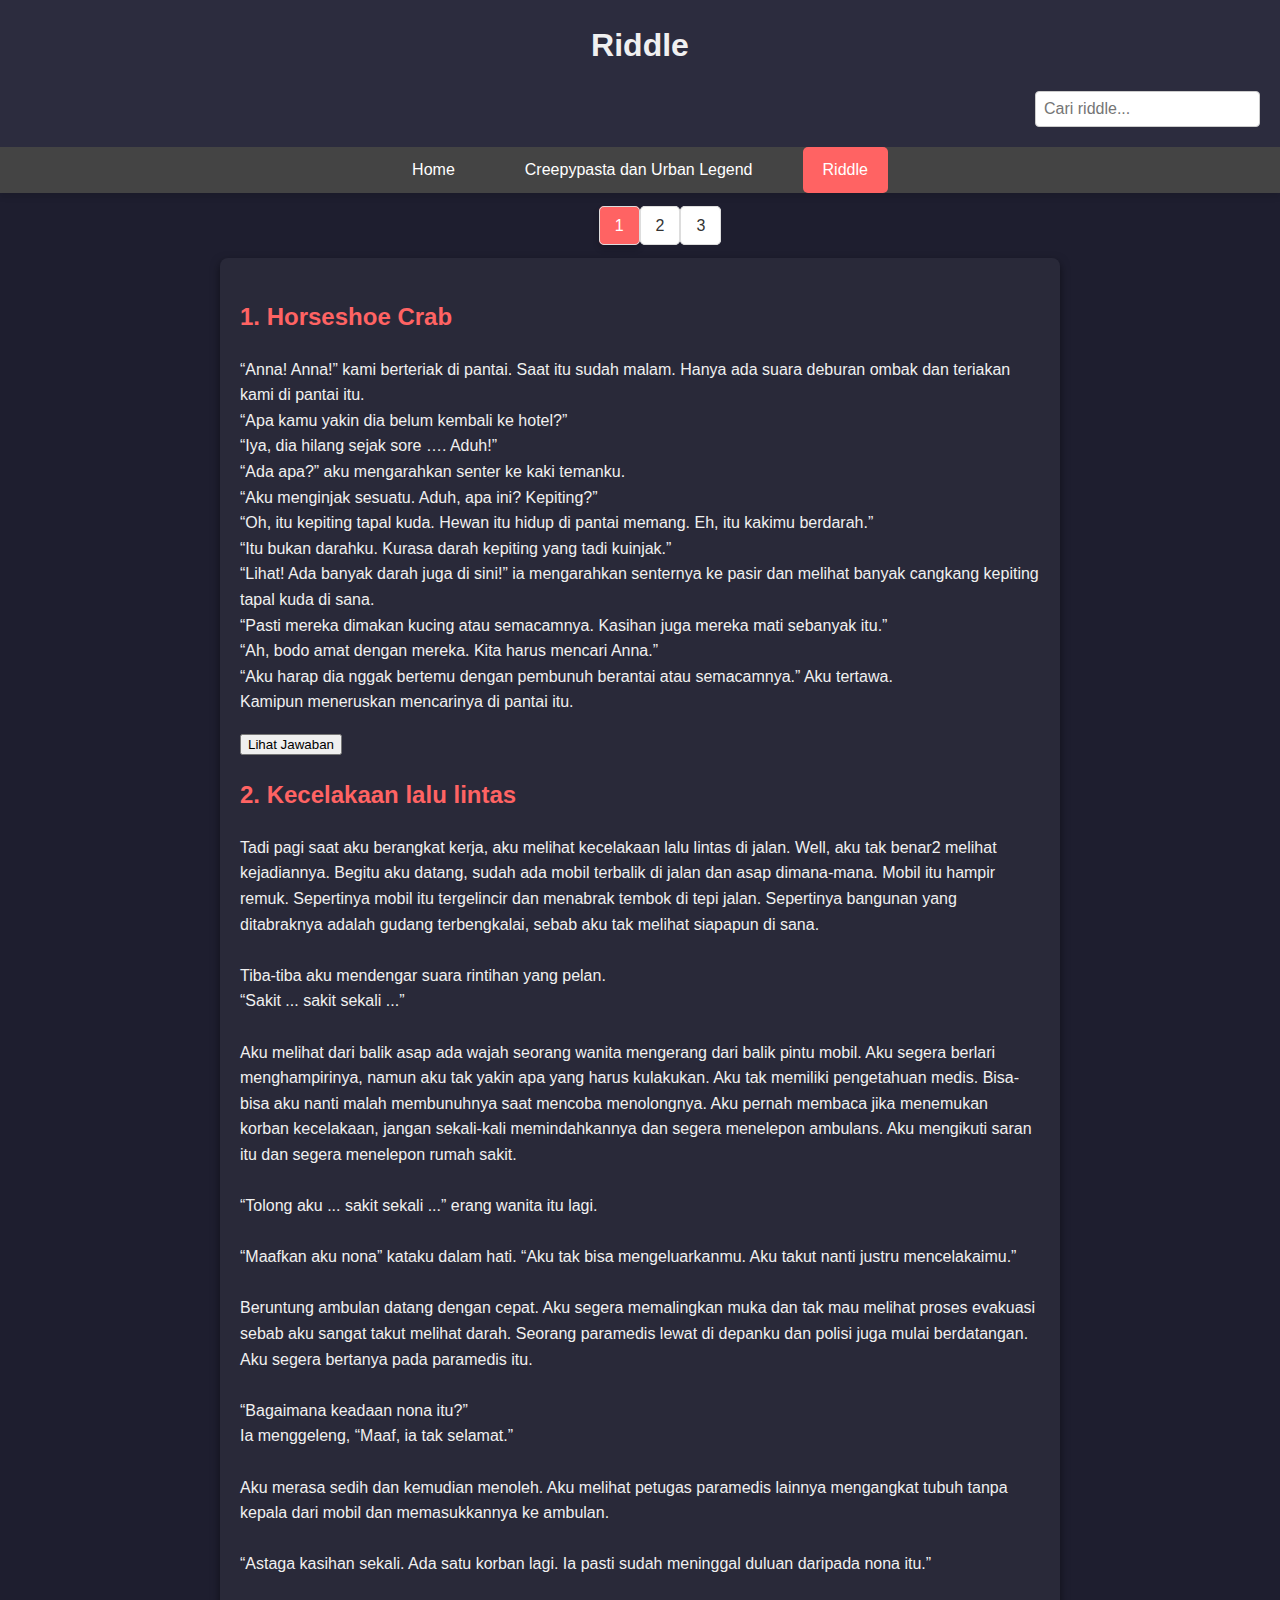
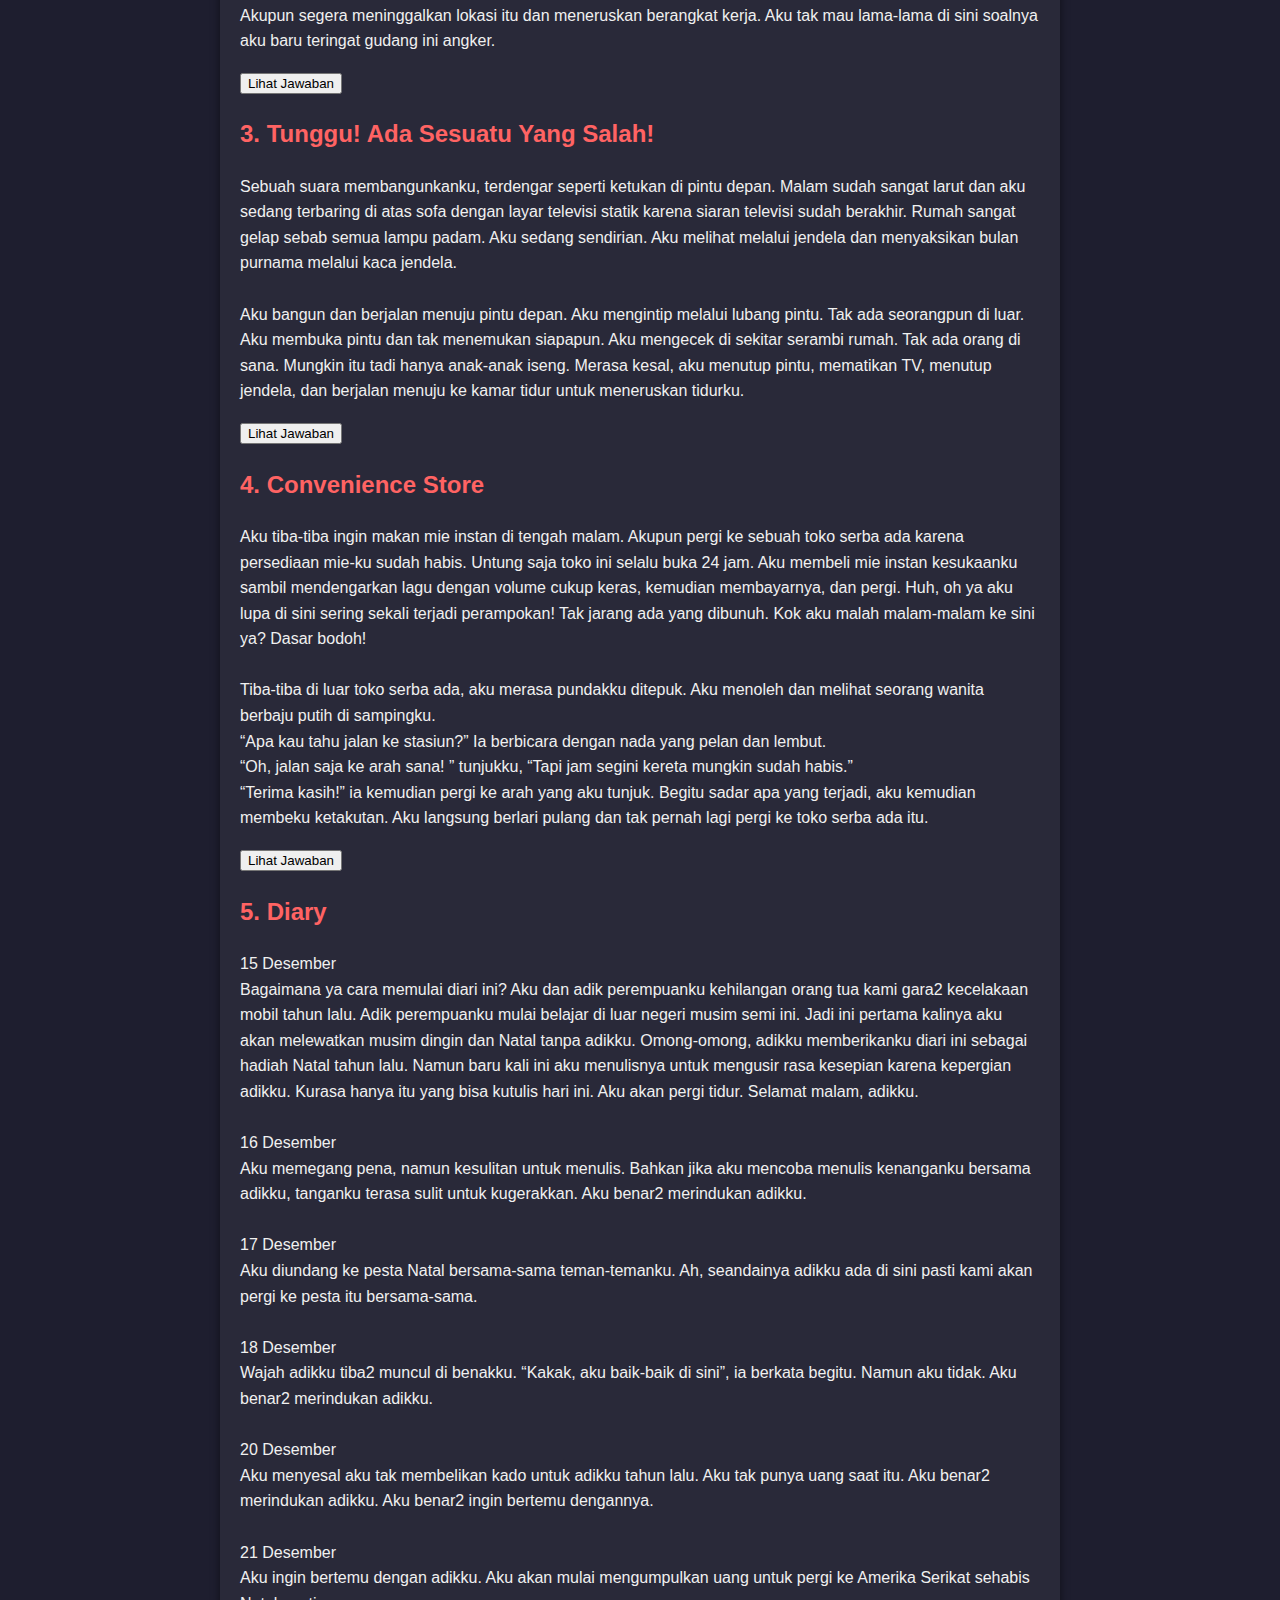
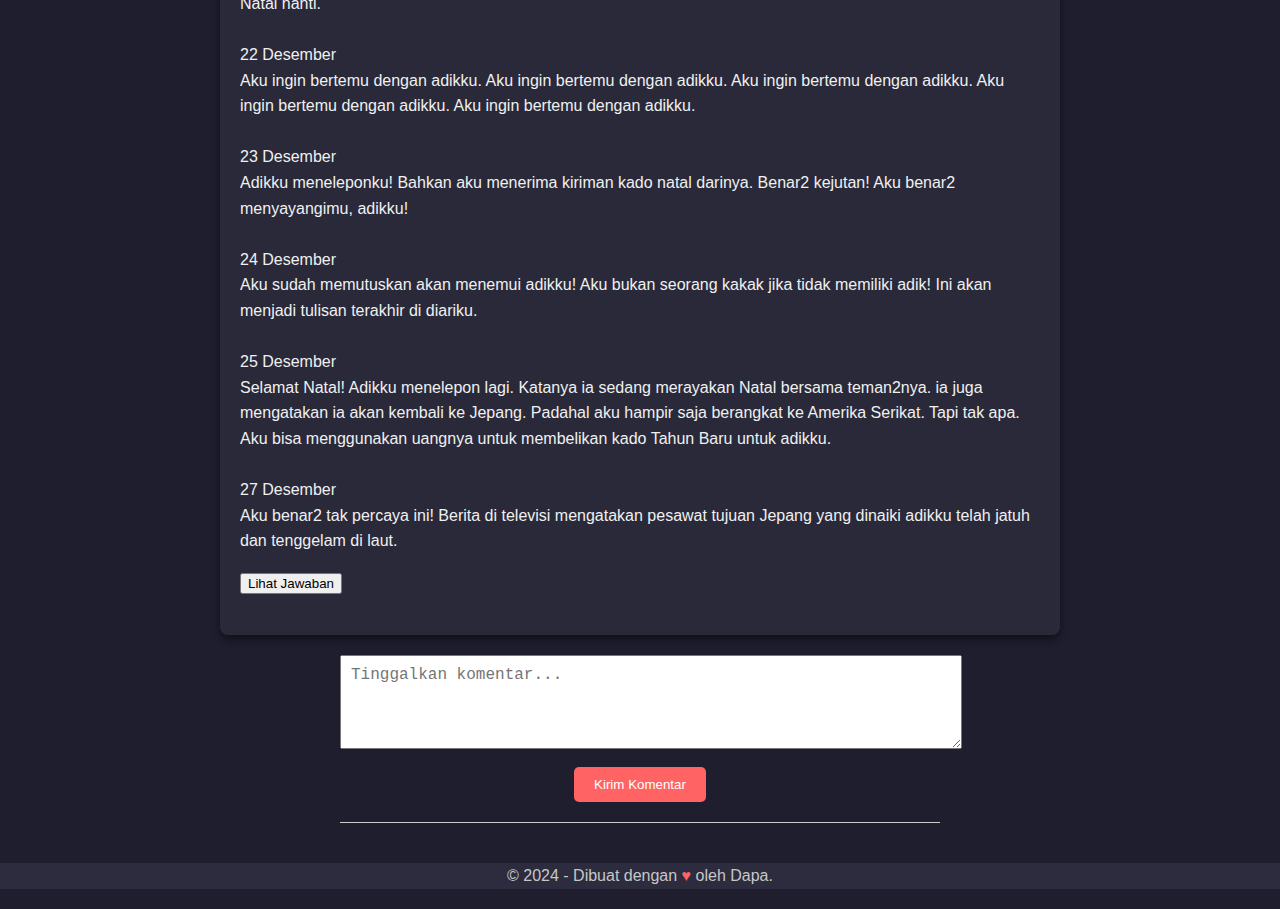
<file: riddle.html>
<!DOCTYPE html>
<html lang="id">
<head>
    <meta charset="UTF-8">
    <meta name="viewport" content="width=device-width, initial-scale=1.0">
    <title>Riddle</title>
    <link rel="stylesheet" href="creepypasta.css">
    <script src="creepypasta.js"></script>
</head>

<body>
    <header>
        <h1>Riddle</h1>
        <div class="search-bar">
            <input type="text" id="searchInput" placeholder="Cari riddle..." onkeyup="searchLegends()">
        </div>
    </header>

    <nav>
        <ul id="navbar">
            <li><a href="index.html">Home</a></li>
            <li><a href="creepypasta.html">Creepypasta dan Urban Legend</a></li>
            <li><a class="active" href="riddle.html">Riddle</a></li>
        </ul>
    </nav>

    <div>
        <ul id="page">
            <li><a href="riddle.html" class="active">1</a></li>
            <li><a href="riddle2.html">2</a></li>
            <li><a href="riddle3.html">3</a></li>
        </ul>
    </div>

    <div class="container">
        <div class="legend">
            <h2>1. Horseshoe Crab</h2>
            <p>“Anna! Anna!” kami berteriak di pantai. Saat itu sudah malam. Hanya ada suara deburan ombak dan teriakan kami di pantai itu.
                <br>
                “Apa kamu yakin dia belum kembali ke hotel?”
                <br>
                “Iya, dia hilang sejak sore …. Aduh!”
                <br>
                “Ada apa?” aku mengarahkan senter ke kaki temanku.
                <br>
                “Aku menginjak sesuatu. Aduh, apa ini? Kepiting?”
                <br>
                “Oh, itu kepiting tapal kuda. Hewan itu hidup di pantai memang. Eh, itu kakimu berdarah.”
                <br>
                “Itu bukan darahku. Kurasa darah kepiting yang tadi kuinjak.”
                <br>
                “Lihat! Ada banyak darah juga di sini!” ia mengarahkan senternya ke pasir dan melihat banyak cangkang kepiting tapal kuda di sana.
                <br>
                “Pasti mereka dimakan kucing atau semacamnya. Kasihan juga mereka mati sebanyak itu.”
                <br>
                “Ah, bodo amat dengan mereka. Kita harus mencari Anna.”
                <br>
                “Aku harap dia nggak bertemu dengan pembunuh berantai atau semacamnya.” Aku tertawa.
                <br>
                Kamipun meneruskan mencarinya di pantai itu. <br><span class="more" id="riddle1" style="color: lightgreen;">
                    Kepiting tapal kuda itu darahnya biru.</span></p>
            <button onclick="toggleReadMore('riddle1', this)">Lihat Jawaban</button>
        </div>

        <div class="legend">
            <h2>2. Kecelakaan lalu lintas</h2>
            <p>Tadi pagi saat aku berangkat kerja, aku melihat kecelakaan lalu lintas di jalan. Well, aku tak benar2 melihat kejadiannya. Begitu aku datang, sudah ada mobil terbalik di jalan dan asap dimana-mana.

                Mobil itu hampir remuk. Sepertinya mobil itu tergelincir dan menabrak tembok di tepi jalan. Sepertinya bangunan yang ditabraknya adalah gudang terbengkalai, sebab aku tak melihat siapapun di sana.
                <br><br>
                Tiba-tiba aku mendengar suara rintihan yang pelan.
                <br>
                “Sakit ... sakit sekali ...”
                <br><br>
                Aku melihat dari balik asap ada wajah seorang wanita mengerang dari balik pintu mobil.
                
                Aku segera berlari menghampirinya, namun aku tak yakin apa yang harus kulakukan. Aku tak memiliki pengetahuan medis. Bisa-bisa aku nanti malah membunuhnya saat mencoba menolongnya.
                
                Aku pernah membaca jika menemukan korban kecelakaan, jangan sekali-kali memindahkannya dan segera menelepon ambulans. Aku mengikuti saran itu dan segera menelepon rumah sakit.
                <br><br>
                “Tolong aku ... sakit sekali ...” erang wanita itu lagi.
                <br><br>
                “Maafkan aku nona” kataku dalam hati. “Aku tak bisa mengeluarkanmu. Aku takut nanti justru mencelakaimu.”
                <br><br>
                Beruntung ambulan datang dengan cepat. Aku segera memalingkan muka dan tak mau melihat proses evakuasi sebab aku sangat takut melihat darah. Seorang paramedis lewat di depanku dan polisi juga mulai berdatangan. Aku segera bertanya pada paramedis itu.
                <br><br>
                “Bagaimana keadaan nona itu?”
                <br>
                Ia menggeleng, “Maaf, ia tak selamat.”
                <br><br>
                Aku merasa sedih dan kemudian menoleh. Aku melihat petugas paramedis lainnya mengangkat tubuh tanpa kepala dari mobil dan memasukkannya ke ambulan.
                <br><br>
                “Astaga kasihan sekali. Ada satu korban lagi. Ia pasti sudah meninggal duluan daripada nona itu.”
                <br><br>
                Akupun segera meninggalkan lokasi itu dan meneruskan berangkat kerja. Aku tak mau lama-lama di sini soalnya aku baru teringat gudang ini angker. <br><span class="more" id="riddle2" style="color: lightgreen;">
                    Sejak awal wanita itu kepalanya sudah buntung. Si "Aku" tidak menyadarinya karena terhalang oleh banyaknya asap.</span></p>
            <button onclick="toggleReadMore('riddle2', this)">Lihat Jawaban</button>
        </div>

        <div class="legend">
            <h2>3. Tunggu! Ada Sesuatu Yang Salah!</h2>
            <p>Sebuah suara membangunkanku, terdengar seperti ketukan di pintu depan. Malam sudah sangat larut dan aku sedang terbaring di atas sofa dengan layar televisi statik karena siaran televisi sudah berakhir. Rumah sangat gelap sebab semua lampu padam. Aku sedang sendirian. Aku melihat melalui jendela dan menyaksikan bulan purnama melalui kaca jendela.
                <br><br>
                Aku bangun dan berjalan menuju pintu depan. Aku mengintip melalui lubang pintu. Tak ada seorangpun di luar. Aku membuka pintu dan tak menemukan siapapun. Aku mengecek di sekitar serambi rumah. Tak ada orang di sana. Mungkin itu tadi hanya anak-anak iseng.
                
                Merasa kesal, aku menutup pintu, mematikan TV, menutup jendela, dan berjalan menuju ke kamar tidur untuk meneruskan tidurku. <br><span class="more" id="riddle3" style="color: lightgreen;">
                    Dia tidak membuka jendela, kenapa setelah beberapa saat dia menutupnya?</span></p>
            <button onclick="toggleReadMore('riddle3', this)">Lihat Jawaban</button>
        </div>

        <div class="legend">
            <h2>4. Convenience Store </h2>
            <p>Aku tiba-tiba ingin makan mie instan di tengah malam. Akupun pergi ke sebuah toko serba ada karena persediaan mie-ku sudah habis. Untung saja toko ini selalu buka 24 jam. Aku membeli mie instan kesukaanku sambil mendengarkan lagu dengan volume cukup keras, kemudian membayarnya, dan pergi. Huh, oh ya aku lupa di sini sering sekali terjadi perampokan! Tak jarang ada yang dibunuh. Kok aku malah malam-malam ke sini ya? Dasar bodoh!
                <br><br>
                Tiba-tiba di luar toko serba ada, aku merasa pundakku ditepuk. Aku menoleh dan melihat seorang wanita berbaju putih di sampingku.
                <br>
                “Apa kau tahu jalan ke stasiun?” Ia berbicara dengan nada yang pelan dan lembut.
                <br>
                “Oh, jalan saja ke arah sana! ” tunjukku, “Tapi jam segini kereta mungkin sudah habis.”
                <br>
                “Terima kasih!” ia kemudian pergi ke arah yang aku tunjuk.
                
                Begitu sadar apa yang terjadi, aku kemudian membeku ketakutan. Aku langsung berlari pulang dan tak pernah lagi pergi ke toko serba ada itu. <br><span class="more" id="riddle4" style="color: lightgreen;">
                    Dia sedang mendengarkan lagu dengan volume yang cukup keras, kenapa bisa mendengar orang yang berbicara dengan pelan?</span></p>
            <button onclick="toggleReadMore('riddle4', this)">Lihat Jawaban</button>
        </div>

        <div class="legend">
            <h2>5. Diary</h2>
            <p>15 Desember
                <br>
                Bagaimana ya cara memulai diari ini? Aku dan adik perempuanku kehilangan orang tua kami gara2 kecelakaan mobil tahun lalu. Adik perempuanku mulai belajar di luar negeri musim semi ini. Jadi ini pertama kalinya aku akan melewatkan musim dingin dan Natal tanpa adikku. Omong-omong, adikku memberikanku diari ini sebagai hadiah Natal tahun lalu. Namun baru kali ini aku menulisnya untuk mengusir rasa kesepian karena kepergian adikku. Kurasa hanya itu yang bisa kutulis hari ini. Aku akan pergi tidur. Selamat malam, adikku.
                <br><br>
                16 Desember
                <br>
                Aku memegang pena, namun kesulitan untuk menulis. Bahkan jika aku mencoba menulis kenanganku bersama adikku, tanganku terasa sulit untuk kugerakkan. Aku benar2 merindukan adikku.
                <br><br>
                17 Desember
                <br>
                Aku diundang ke pesta Natal bersama-sama teman-temanku. Ah, seandainya adikku ada di sini pasti kami akan pergi ke pesta itu bersama-sama.
                <br><br>
                18 Desember
                <br>
                Wajah adikku tiba2 muncul di benakku. “Kakak, aku baik-baik di sini”, ia berkata begitu. Namun aku tidak. Aku benar2 merindukan adikku.
                <br><br>
                20 Desember
                <br>
                Aku menyesal aku tak membelikan kado untuk adikku tahun lalu. Aku tak punya uang saat itu. Aku benar2 merindukan adikku. Aku benar2 ingin bertemu dengannya.
                <br><br>
                21 Desember
                <br>
                Aku ingin bertemu dengan adikku. Aku akan mulai mengumpulkan uang untuk pergi ke Amerika Serikat sehabis Natal nanti.
                <br><br>
                22 Desember
                <br>
                Aku ingin bertemu dengan adikku.
                
                Aku ingin bertemu dengan adikku.
                
                Aku ingin bertemu dengan adikku.
                
                Aku ingin bertemu dengan adikku.
                
                Aku ingin bertemu dengan adikku.
                <br><br>
                23 Desember
                <br>
                Adikku meneleponku! Bahkan aku menerima kiriman kado natal darinya. Benar2 kejutan! Aku benar2 menyayangimu, adikku!
                <br><br>
                24 Desember
                <br>
                Aku sudah memutuskan akan menemui adikku! Aku bukan seorang kakak jika tidak memiliki adik! Ini akan menjadi tulisan terakhir di diariku.
                <br><br>
                25 Desember
                <br>
                Selamat Natal! Adikku menelepon lagi. Katanya ia sedang merayakan Natal bersama teman2nya. ia juga mengatakan ia akan kembali ke Jepang. Padahal aku hampir saja berangkat ke Amerika Serikat. Tapi tak apa. Aku bisa menggunakan uangnya untuk membelikan kado Tahun Baru untuk adikku.
                <br><br>
                27 Desember
                <br>
                Aku benar2 tak percaya ini! Berita di televisi mengatakan pesawat tujuan Jepang yang dinaiki adikku telah jatuh dan tenggelam di laut. <br><span class="more" id="riddle5" style="color: lightgreen;">
                    Tanggal ganjil ditulis pada tahun lalu. Tanggal genap ditulis pada tahun ini.</span></p>
            <button onclick="toggleReadMore('riddle5', this)">Lihat Jawaban</button>
        </div>
    </div>

    <div class="comments-section" align="center">
        <form id="commentForm">
            <textarea id="commentInput" placeholder="Tinggalkan komentar..." rows="4" required></textarea><br>
            <button type="submit">Kirim Komentar</button>
        </form>
        <div id="commentsList"></div>
        <div id="pagination" class="pagination"></div>
    </div>

    <footer>
        <p>&copy; 2024 - Dibuat dengan <span style="color: #ff6363">&#9829;</span> oleh Dapa.</p>
    </footer>

</body>
</html>
</file>
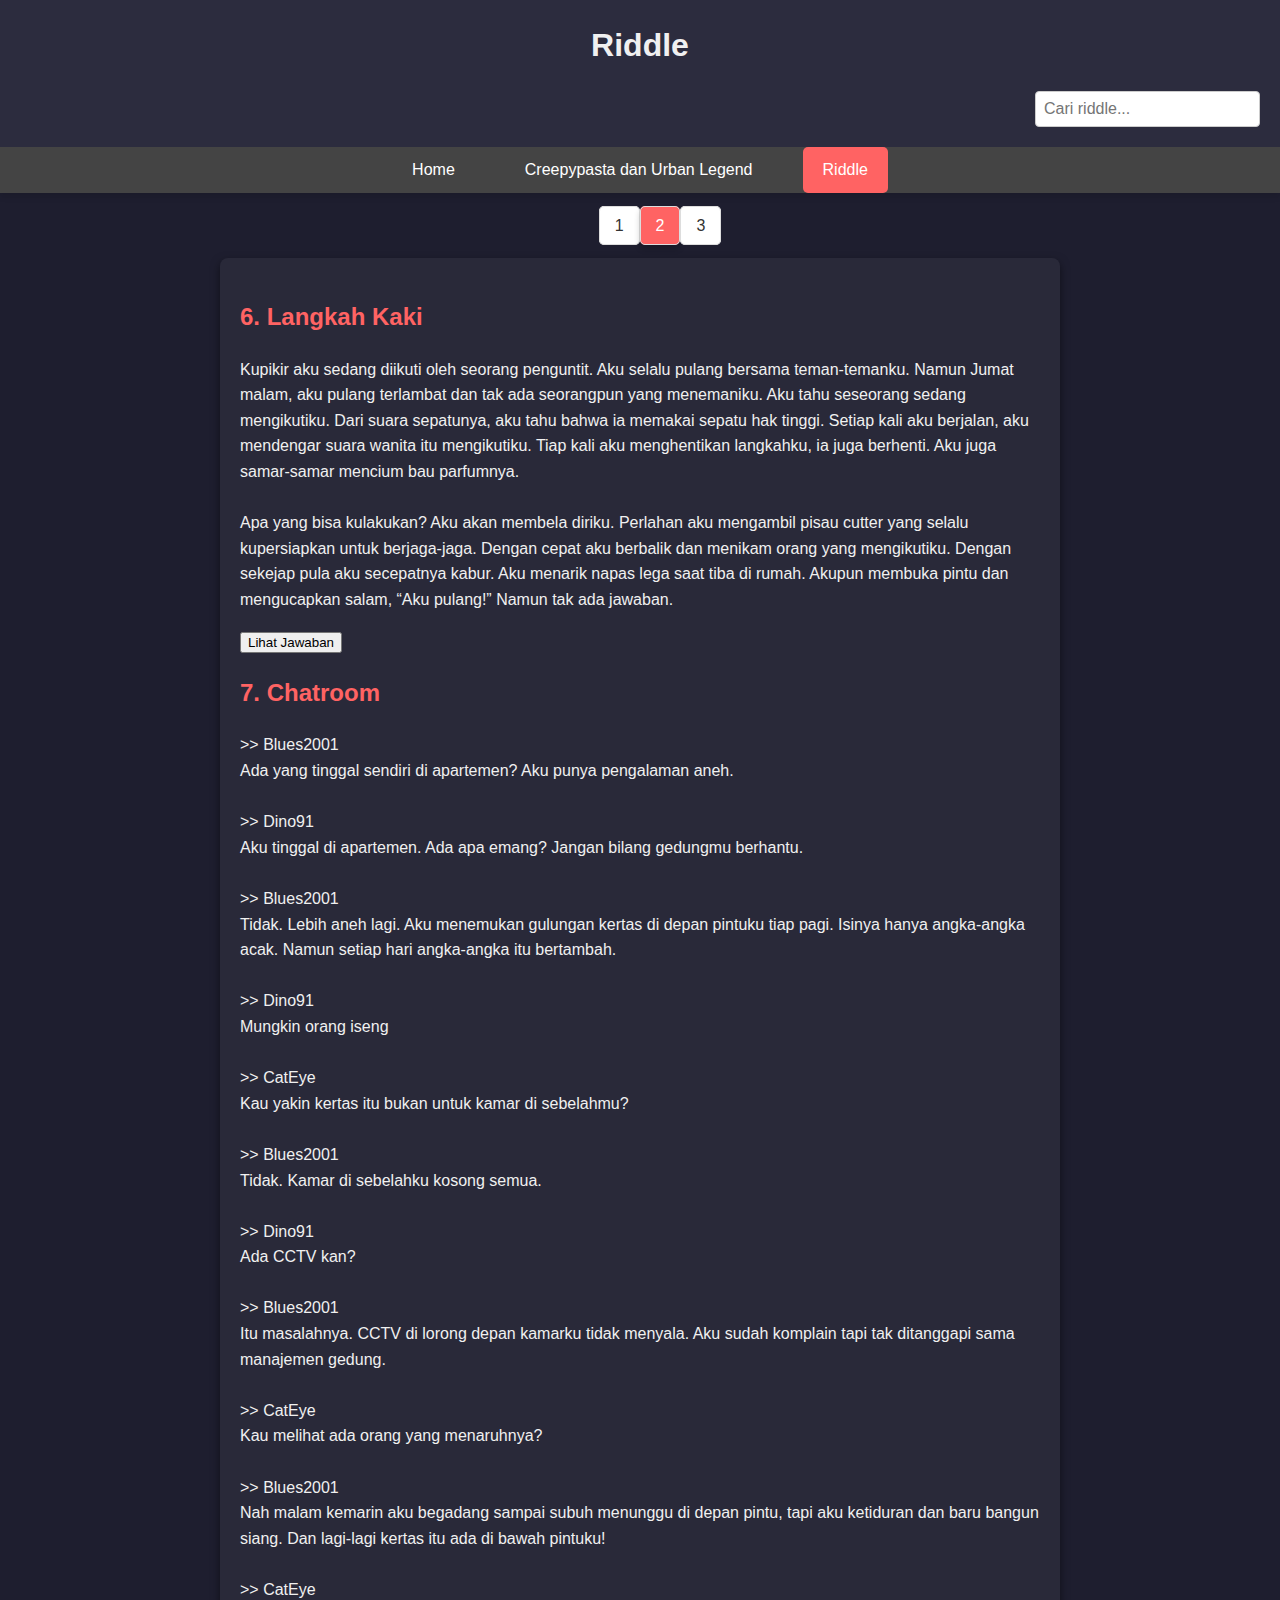
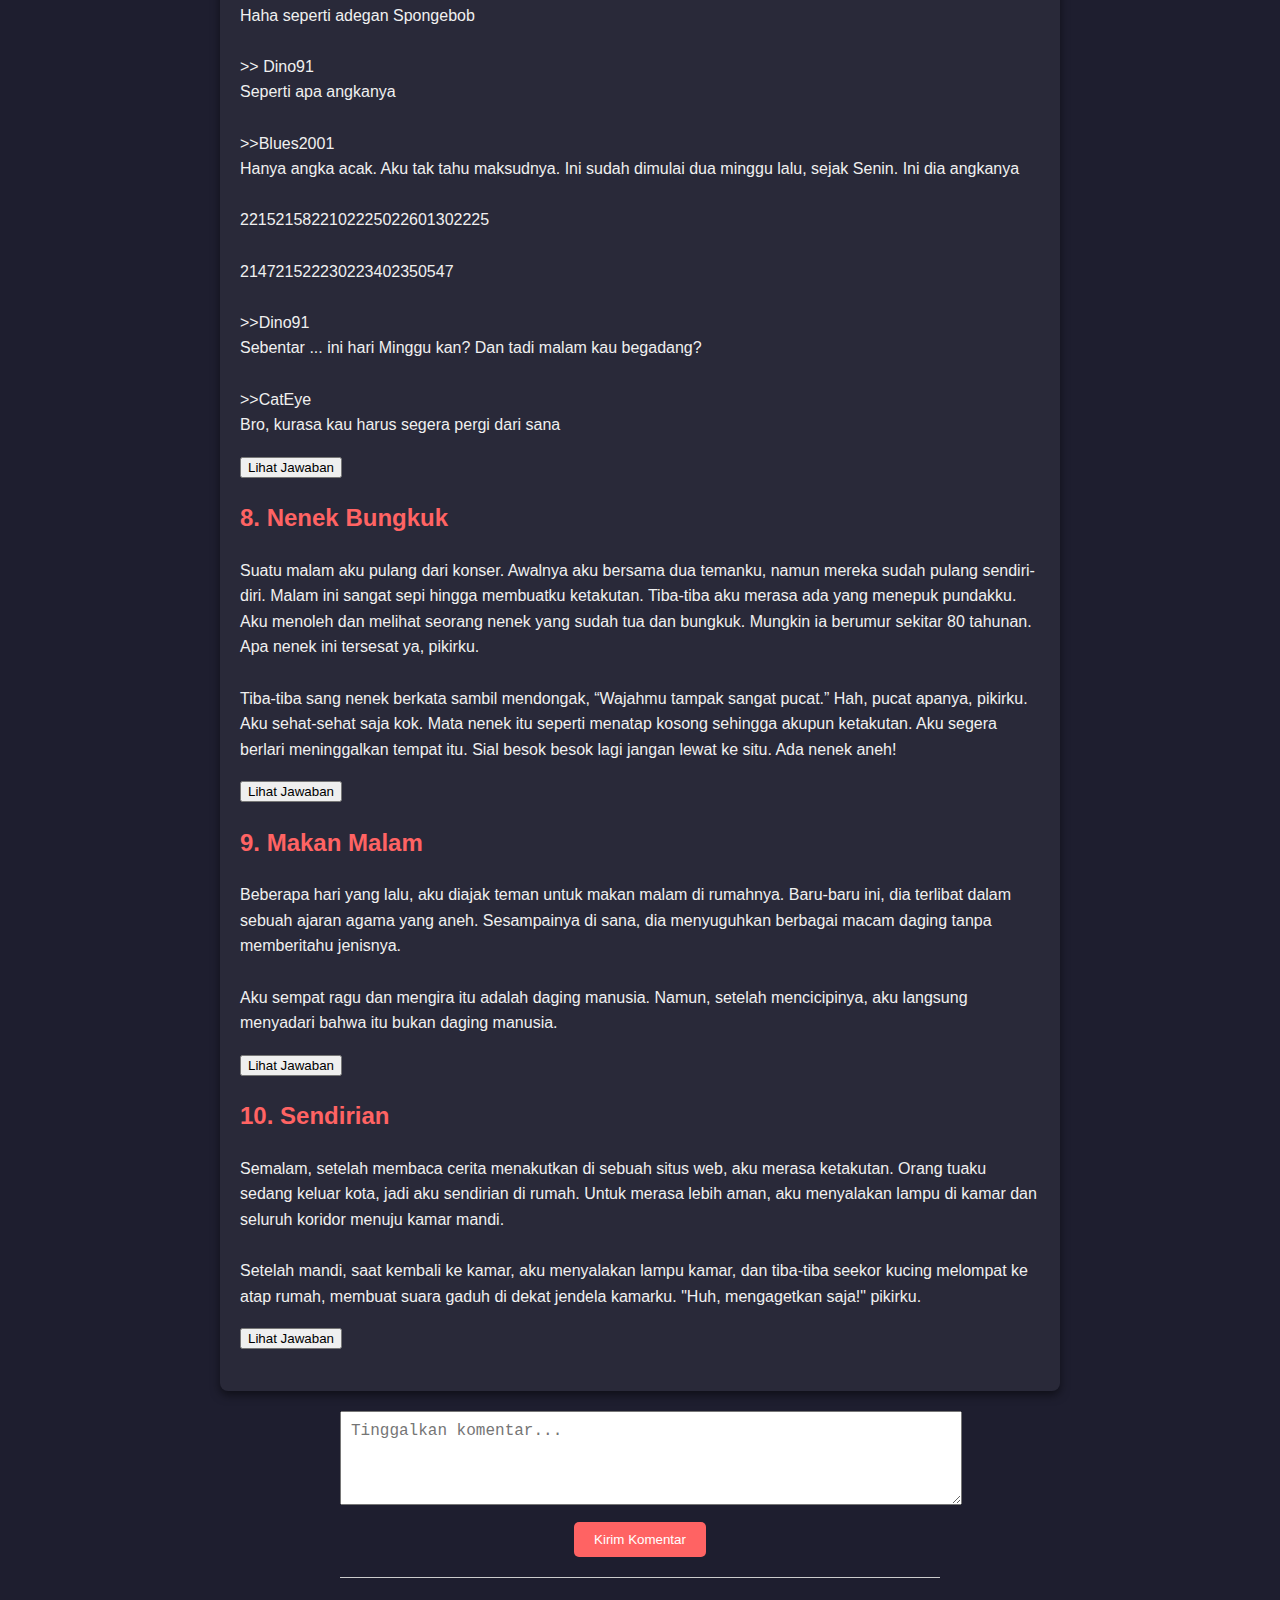
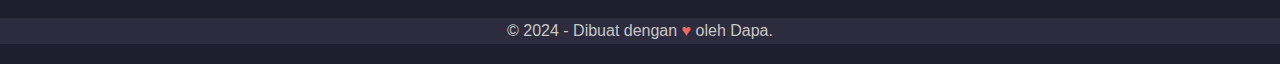
<file: riddle2.html>
<!DOCTYPE html>
<html lang="id">
<head>
    <meta charset="UTF-8">
    <meta name="viewport" content="width=device-width, initial-scale=1.0">
    <title>Riddle - Halaman 2</title>
    <link rel="stylesheet" href="creepypasta.css">
    <script src="creepypasta.js"></script>
</head>

<body>
    <header>
        <h1>Riddle</h1>
        <div class="search-bar">
            <input type="text" id="searchInput" placeholder="Cari riddle..." onkeyup="searchLegends()">
        </div>
    </header>

    <nav>
        <ul id="navbar">
            <li><a href="index.html">Home</a></li>
            <li><a href="creepypasta.html">Creepypasta dan Urban Legend</a></li>
            <li><a class="active" href="riddle.html">Riddle</a></li>
        </ul>
    </nav>

    <div>
        <ul id="page">
            <li><a href="riddle.html">1</a></li>
            <li><a href="riddle2.html" class="active">2</a></li>
            <li><a href="riddle3.html">3</a></li>
        </ul>
    </div>

    <div class="container">
        <div class="legend">
            <h2>6. Langkah Kaki</h2>
            <p>Kupikir aku sedang diikuti oleh seorang penguntit. Aku selalu pulang bersama teman-temanku. Namun Jumat malam, aku pulang terlambat dan tak ada seorangpun yang menemaniku.

                Aku tahu seseorang sedang mengikutiku. Dari suara sepatunya, aku tahu bahwa ia memakai sepatu hak tinggi. Setiap kali aku berjalan, aku mendengar suara wanita itu mengikutiku. Tiap kali aku menghentikan langkahku, ia juga berhenti. Aku juga samar-samar mencium bau parfumnya.
                <br><br>
                Apa yang bisa kulakukan? Aku akan membela diriku. Perlahan aku mengambil pisau cutter yang selalu kupersiapkan untuk berjaga-jaga. Dengan cepat aku berbalik dan menikam orang yang mengikutiku. Dengan sekejap pula aku secepatnya kabur. Aku menarik napas lega saat tiba di rumah.
                
                Akupun membuka pintu dan mengucapkan salam, “Aku pulang!”
                
                Namun tak ada jawaban. <br><span class="more" id="riddle6" style="color: lightgreen;">
                    Dia buta, karena dia selalu mendeskripsikan suara dan aroma, dan yang dibunuh adalah Ibunya yang khawatir.</span></p>
            <button onclick="toggleReadMore('riddle6', this)">Lihat Jawaban</button>
        </div>

        <div class="legend">
            <h2>7. Chatroom</h2>
            <p>>> Blues2001
                <br>
                Ada yang tinggal sendiri di apartemen? Aku punya pengalaman aneh.
                <br><br>
                >> Dino91
                <br>
                Aku tinggal di apartemen. Ada apa emang? Jangan bilang gedungmu berhantu.
                <br><br>
                >> Blues2001
                <br>
                Tidak. Lebih aneh lagi. Aku menemukan gulungan kertas di depan pintuku tiap pagi. Isinya hanya angka-angka acak. Namun setiap hari angka-angka itu bertambah.
                <br><br>
                >> Dino91
                <br>
                Mungkin orang iseng
                <br><br>
                >> CatEye
                <br>
                Kau yakin kertas itu bukan untuk kamar di sebelahmu?
                <br><br>
                >> Blues2001
                <br>
                Tidak. Kamar di sebelahku kosong semua.
                <br><br>
                >> Dino91
                <br>
                Ada CCTV kan?
                <br><br>
                >> Blues2001
                <br>
                Itu masalahnya. CCTV di lorong depan kamarku tidak menyala. Aku sudah komplain tapi tak ditanggapi sama manajemen gedung.
                <br><br>
                >> CatEye
                <br>
                Kau melihat ada orang yang menaruhnya?
                <br><br>
                >> Blues2001
                <br>
                Nah malam kemarin aku begadang sampai subuh menunggu di depan pintu, tapi aku ketiduran dan baru bangun siang. Dan lagi-lagi kertas itu ada di bawah pintuku!
                <br><br>
                >> CatEye
                <br>
                Haha seperti adegan Spongebob
                <br><br>
                >> Dino91
                <br>
                Seperti apa angkanya
                <br><br>
                >>Blues2001
                <br>
                Hanya angka acak. Aku tak tahu maksudnya. Ini sudah dimulai dua minggu lalu, sejak Senin. Ini dia angkanya
                <br><br>
                2215215822102225022601302225
                <br><br>
                214721522230223402350547
                <br><br>
                >>Dino91
                <br>
                Sebentar ... ini hari Minggu kan? Dan tadi malam kau begadang?
                <br><br>
                >>CatEye
                <br>
                Bro, kurasa kau harus segera pergi dari sana <br><span class="more" id="riddle7" style="color: lightgreen;">
                    22:15 21:58 22:10 22:25 02:26 01:30 22:25
                    <br><br>
                    1:47 21:52 22:30 22:34 02:35 05:47
                    <br><br>
                    Ada yang memperhatikan jam tidurnya.</span></p>
            <button onclick="toggleReadMore('riddle7', this)">Lihat Jawaban</button>
        </div>

        <div class="legend">
            <h2>8. Nenek Bungkuk</h2>
            <p>Suatu malam aku pulang dari konser. Awalnya aku bersama dua temanku, namun mereka sudah pulang sendiri-diri.

                Malam ini sangat sepi hingga membuatku ketakutan. Tiba-tiba aku merasa ada yang menepuk pundakku.
                
                Aku menoleh dan melihat seorang nenek yang sudah tua dan bungkuk. Mungkin ia berumur sekitar 80 tahunan. Apa nenek ini tersesat ya, pikirku.
                <br><br>
                Tiba-tiba sang nenek berkata sambil mendongak, “Wajahmu tampak sangat pucat.”
                
                Hah, pucat apanya, pikirku. Aku sehat-sehat saja kok. Mata nenek itu seperti menatap kosong sehingga akupun ketakutan.
                
                Aku segera berlari meninggalkan tempat itu. Sial besok besok lagi jangan lewat ke situ. Ada nenek aneh!<span class="more" id="riddle8" style="color: lightgreen;">
                    Nenek itu bungkuk, jadi tidak bisa menepuk pundak. Si Nenek berbicara dengan sesuatu yang menepuk pundak "Aku".</span></p>
            <button onclick="toggleReadMore('riddle8', this)">Lihat Jawaban</button>
        </div>

        <div class="legend">
            <h2>9. Makan Malam</h2>
            <p>Beberapa hari yang lalu, aku diajak teman untuk makan malam di rumahnya. Baru-baru ini, dia terlibat dalam sebuah ajaran agama yang aneh. 
                Sesampainya di sana, dia menyuguhkan berbagai macam daging tanpa memberitahu jenisnya. 
                <br><br>
                Aku sempat ragu dan mengira itu adalah daging manusia. Namun, setelah mencicipinya, aku langsung menyadari bahwa itu bukan daging manusia. <br><span class="more" id="riddle9" style="color: lightgreen;">
                    Kenapa "Aku" tahu rasa daging manusia?</span></p>
            <button onclick="toggleReadMore('riddle9', this)">Lihat Jawaban</button>
        </div>

        <div class="legend">
            <h2>10. Sendirian</h2>
            <p>Semalam, setelah membaca cerita menakutkan di sebuah situs web, aku merasa ketakutan. Orang tuaku sedang keluar kota, jadi aku sendirian di rumah. Untuk merasa lebih aman, aku menyalakan lampu di kamar dan seluruh koridor menuju kamar mandi. 
                <br><br>
                Setelah mandi, saat kembali ke kamar, aku menyalakan lampu kamar, dan tiba-tiba seekor kucing melompat ke atap rumah, membuat suara gaduh di dekat jendela kamarku. "Huh, mengagetkan saja!" pikirku. <br><span class='more' id='riddle10' style='color: lightgreen;'>
                    Siapa yang mematikan lampu kamarnya?.</span></p>  
             <button onclick='toggleReadMore("riddle10", this)'>Lihat Jawaban</button>  
          </div>  
      </div>  

      <div class="comments-section" align="center">
        <form id="commentForm">
            <textarea id="commentInput" placeholder="Tinggalkan komentar..." rows="4" required></textarea><br>
            <button type="submit">Kirim Komentar</button>
        </form>
        <div id="commentsList"></div>
        <div id="pagination" class="pagination"></div>
    </div>

      <footer>  
         <p>&copy; 2024 - Dibuat dengan <span style='color: #ff6363'>&#9829;</span> oleh Dapa.</p>  
      </footer>  

  </body>  
  </html>
</file>
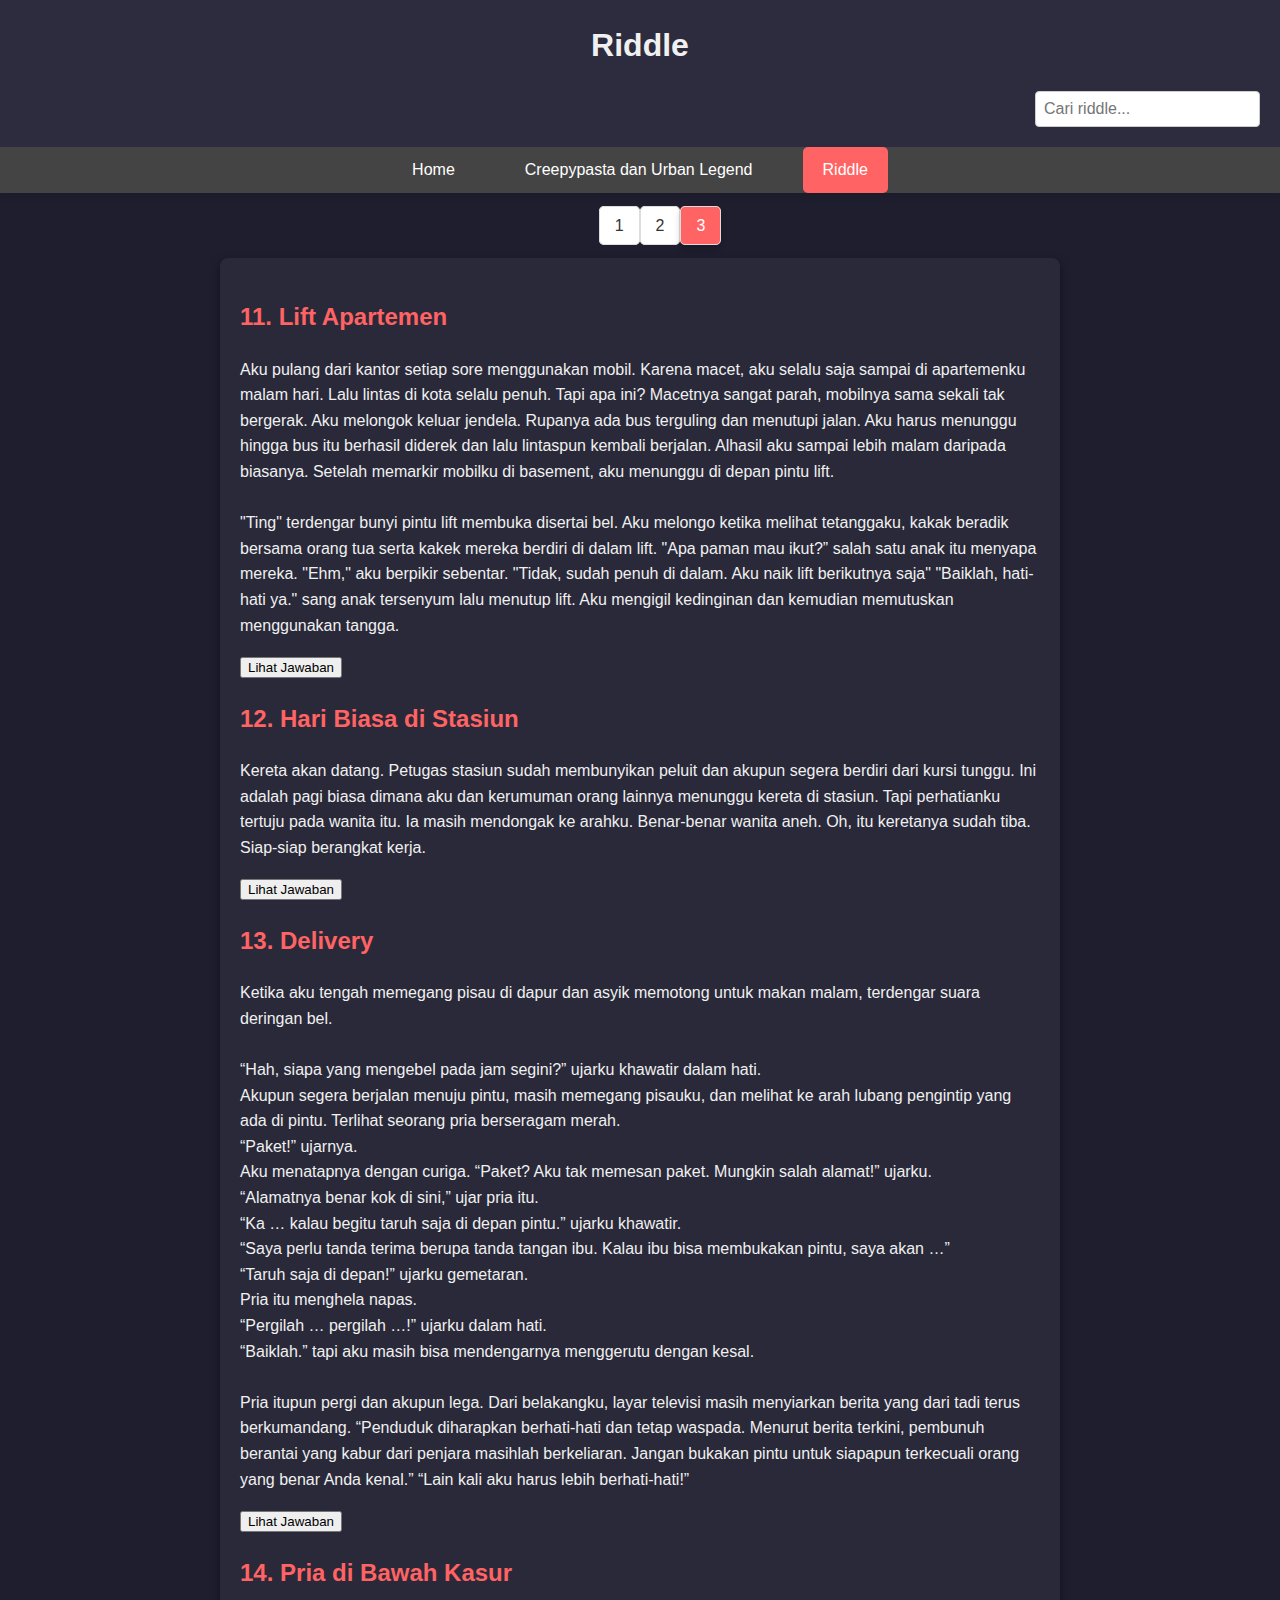
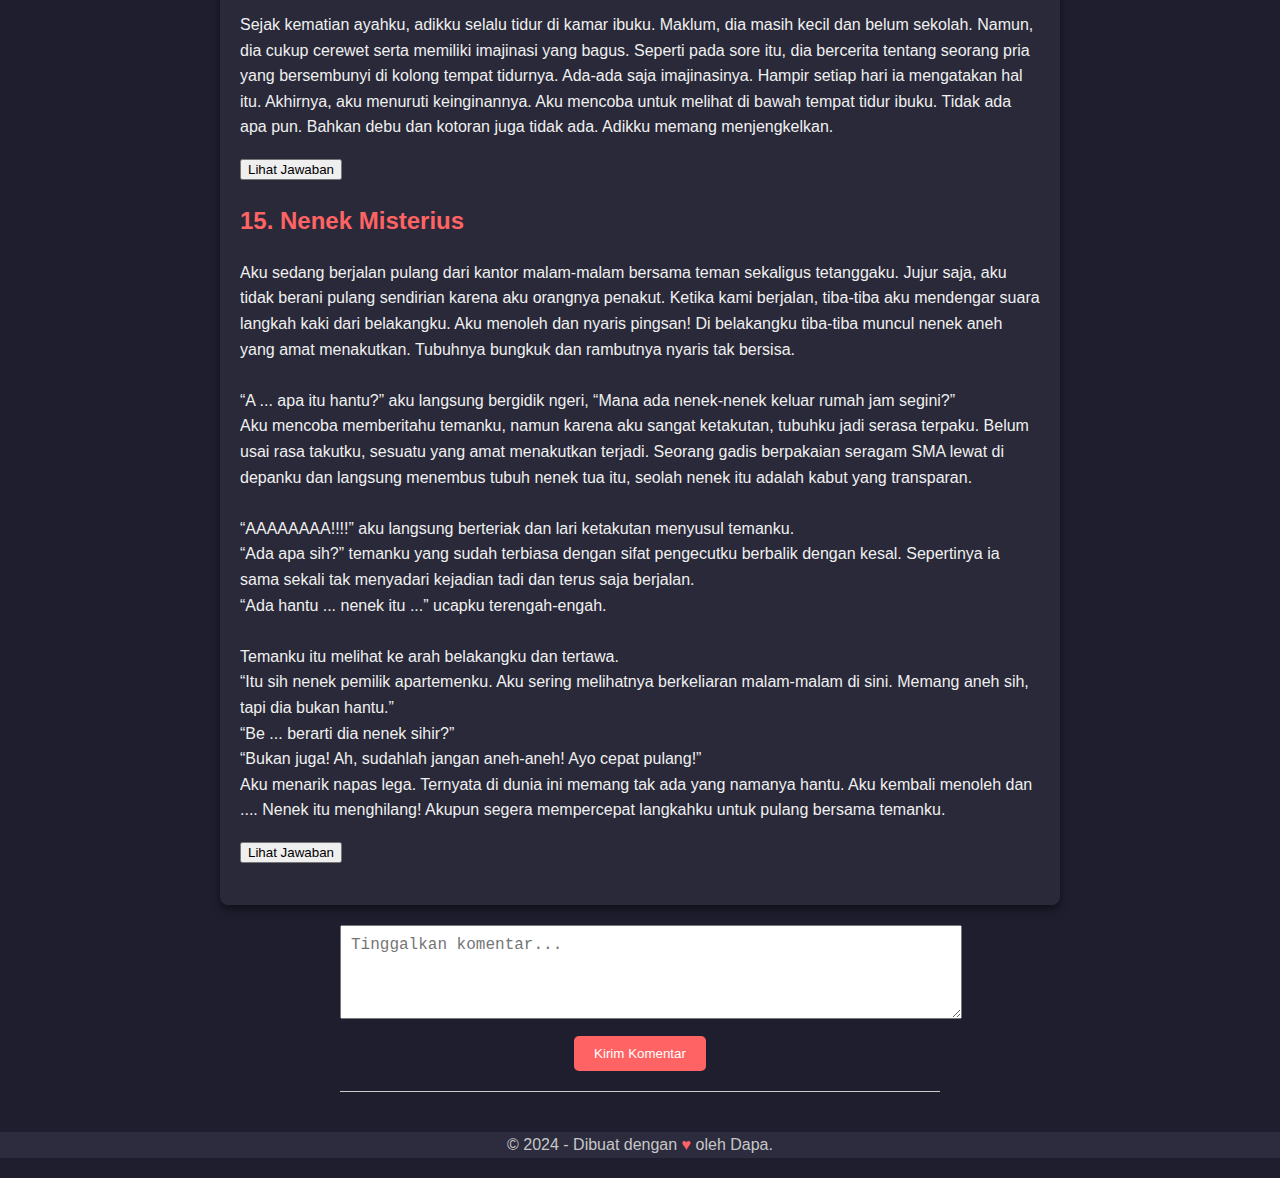
<file: riddle3.html>
<!DOCTYPE html>
<html lang="id">
<head>
    <meta charset="UTF-8">
    <meta name="viewport" content="width=device-width, initial-scale=1.0">
    <title>Riddle - Halaman 3</title>
    <link rel="stylesheet" href="creepypasta.css">
    <script src="creepypasta.js"></script>
</head>

<body>
    <header>
        <h1>Riddle</h1>
        <div class="search-bar">
            <input type="text" id="searchInput" placeholder="Cari riddle..." onkeyup="searchLegends()">
        </div>
    </header>

    <nav>
        <ul id="navbar">
            <li><a href="index.html">Home</a></li>
            <li><a href="creepypasta.html">Creepypasta dan Urban Legend</a></li>
            <li><a class="active" href="riddle.html">Riddle</a></li>
        </ul>
    </nav>

    <div>
        <ul id="page">
            <li><a href="riddle.html">1</a></li>
            <li><a href="riddle2.html">2</a></li>
            <li><a href="riddle3.html" class="active">3</a></li>
        </ul>
    </div>

    <div class="container">
        <div class="legend">
            <h2>11. Lift Apartemen</h2>
            <p>Aku pulang dari kantor setiap sore menggunakan mobil. Karena macet, aku selalu saja sampai di apartemenku malam hari. Lalu lintas di kota selalu penuh. Tapi apa ini? Macetnya sangat parah, mobilnya sama sekali tak bergerak. Aku melongok keluar jendela. Rupanya ada bus terguling dan menutupi jalan.

                Aku harus menunggu hingga bus itu berhasil diderek dan lalu lintaspun kembali berjalan. Alhasil aku sampai lebih malam daripada biasanya. Setelah memarkir mobilku di basement, aku menunggu di depan pintu lift.
                <br><br>
                "Ting" terdengar bunyi pintu lift membuka disertai bel.
                
                Aku melongo ketika melihat tetanggaku, kakak beradik bersama orang tua serta kakek mereka berdiri di dalam lift.
                
                "Apa paman mau ikut?” salah satu anak itu menyapa mereka.
                
                "Ehm," aku berpikir sebentar. "Tidak, sudah penuh di dalam. Aku naik lift berikutnya saja"
                
                "Baiklah, hati-hati ya." sang anak tersenyum lalu menutup lift.
                
                Aku mengigil kedinginan dan kemudian memutuskan menggunakan tangga. <br><span class="more" id="riddle11" style="color: lightgreen;">
                    Mereka dari atas dan sudah sampai di basement, kenapa mereka tidak keluar lift? Kemungkinan mereka adalah korban kecelakaan bus tersebut.</span></p>
            <button onclick="toggleReadMore('riddle11', this)">Lihat Jawaban</button>
        </div>

        <div class="legend">
            <h2>12. Hari Biasa di Stasiun</h2>
            <p>Kereta akan datang. Petugas stasiun sudah membunyikan peluit dan akupun segera berdiri dari kursi tunggu. Ini adalah pagi biasa dimana aku dan kerumuman orang lainnya menunggu kereta di stasiun. 
                Tapi perhatianku tertuju pada wanita itu. Ia masih mendongak ke arahku. Benar-benar wanita aneh. Oh, itu keretanya sudah tiba. Siap-siap berangkat kerja. <br><span class="more" id="riddle12" style="color: lightgreen;">
                    Wanita itu mendongak, berarti melihat ke atas. Kemungkinan Ia sedang berdiri di rel kereta untuk bunuh diri.</span></p>
            <button onclick="toggleReadMore('riddle12', this)">Lihat Jawaban</button>
        </div>

        <div class="legend">
            <h2>13. Delivery</h2>
            <p>Ketika aku tengah memegang pisau di dapur dan asyik memotong untuk makan malam, terdengar suara deringan bel.
                <br><br>
                “Hah, siapa yang mengebel pada jam segini?” ujarku khawatir dalam hati. 
                <br>
                Akupun segera berjalan menuju pintu, masih memegang pisauku, dan melihat ke arah lubang pengintip yang ada di pintu. Terlihat seorang pria berseragam merah.
                <br>
                “Paket!” ujarnya.
                <br>
                Aku menatapnya dengan curiga. “Paket? Aku tak memesan paket. Mungkin salah alamat!” ujarku.
                <br>
                “Alamatnya benar kok di sini,” ujar pria itu.
                <br>
                “Ka … kalau begitu taruh saja di depan pintu.” ujarku khawatir.
                <br>
                “Saya perlu tanda terima berupa tanda tangan ibu. Kalau ibu bisa membukakan pintu, saya akan …”
                <br>
                “Taruh saja di depan!” ujarku gemetaran.
                <br>
                Pria itu menghela napas.
                <br>
                “Pergilah … pergilah …!” ujarku dalam hati.
                <br>
                “Baiklah.” tapi aku masih bisa mendengarnya menggerutu dengan kesal.
                <br><br>
                Pria itupun pergi dan akupun lega.
                
                Dari belakangku, layar televisi masih menyiarkan berita yang dari tadi terus berkumandang.
                
                “Penduduk diharapkan berhati-hati dan tetap waspada. Menurut berita terkini, pembunuh berantai yang kabur dari penjara masihlah berkeliaran. Jangan bukakan pintu untuk siapapun terkecuali orang yang benar Anda kenal.”
                
                “Lain kali aku harus lebih berhati-hati!” <br><span class="more" id="riddle13" style="color: lightgreen;">
                    Si "Aku" adalah pembunuh berantainya.</span></p>
            <button onclick="toggleReadMore('riddle13', this)">Lihat Jawaban</button>
        </div>

        <div class="legend">
            <h2>14. Pria di Bawah Kasur</h2>
            <p>Sejak kematian ayahku, adikku selalu tidur di kamar ibuku. Maklum, dia masih kecil dan belum sekolah. Namun, dia cukup cerewet serta memiliki imajinasi yang bagus. Seperti pada sore itu, dia bercerita tentang seorang pria yang bersembunyi di kolong tempat tidurnya. Ada-ada saja imajinasinya. 
                Hampir setiap hari ia mengatakan hal itu. Akhirnya, aku menuruti keinginannya. Aku mencoba untuk melihat di bawah tempat tidur ibuku. Tidak ada apa pun. Bahkan debu dan kotoran juga tidak ada. Adikku memang menjengkelkan. <br><span class="more" id="riddle14" style="color: lightgreen;">
                    Umumnya kolong tempat tidur berdebu, kecuali debu itu menempel pada badan seseorang.</span></p>
            <button onclick="toggleReadMore('riddle14', this)">Lihat Jawaban</button>
        </div>

        <div class="legend">
            <h2>15. Nenek Misterius</h2>
            <p>Aku sedang berjalan pulang dari kantor malam-malam bersama teman sekaligus tetanggaku. Jujur saja, aku tidak berani pulang sendirian karena aku orangnya penakut.

                Ketika kami berjalan, tiba-tiba aku mendengar suara langkah kaki dari belakangku.
                
                Aku menoleh dan nyaris pingsan! Di belakangku tiba-tiba muncul nenek aneh yang amat menakutkan. Tubuhnya bungkuk dan rambutnya nyaris tak bersisa.
                <br><br>
                “A ... apa itu hantu?” aku langsung bergidik ngeri, “Mana ada nenek-nenek keluar rumah jam segini?”
                <br>
                Aku mencoba memberitahu temanku, namun karena aku sangat ketakutan, tubuhku jadi serasa terpaku.
                Belum usai rasa takutku, sesuatu yang amat menakutkan terjadi. Seorang gadis berpakaian seragam SMA lewat di depanku dan langsung menembus tubuh nenek tua itu, seolah nenek itu adalah kabut yang transparan.
                <br><br>
                “AAAAAAAA!!!!” aku langsung berteriak dan lari ketakutan menyusul temanku.
                <br>
                “Ada apa sih?” temanku yang sudah terbiasa dengan sifat pengecutku berbalik dengan kesal. Sepertinya ia sama sekali tak menyadari kejadian tadi dan terus saja berjalan.
                <br>
                “Ada hantu ... nenek itu ...” ucapku terengah-engah.
                <br><br>
                Temanku itu melihat ke arah belakangku dan tertawa.
                <br>
                “Itu sih nenek pemilik apartemenku. Aku sering melihatnya berkeliaran malam-malam di sini. Memang aneh sih, tapi dia bukan hantu.”
                <br>
                “Be ... berarti dia nenek sihir?”
                <br>
                “Bukan juga! Ah, sudahlah jangan aneh-aneh! Ayo cepat pulang!”
                <br>
                Aku menarik napas lega. Ternyata di dunia ini memang tak ada yang namanya hantu.
                
                Aku kembali menoleh dan ....
                
                Nenek itu menghilang!
                
                Akupun segera mempercepat langkahku untuk pulang bersama temanku. <br><span class="more" id="riddle15" style="color: lightgreen;">
                    Hantunya adalah anak SMA tersebut.</span></p>
            <button onclick="toggleReadMore('riddle15', this)">Lihat Jawaban</button>
        </div>
    </div>

    <div class="comments-section" align="center">
        <form id="commentForm">
            <textarea id="commentInput" placeholder="Tinggalkan komentar..." rows="4" required></textarea><br>
            <button type="submit">Kirim Komentar</button>
        </form>
        <div id="commentsList"></div>
        <div id="pagination" class="pagination"></div>
    </div>

    <footer>
        <p>&copy; 2024 - Dibuat dengan <span style="color: #ff6363">&#9829;</span> oleh Dapa.</p>
    </footer>

</body>
</html>
</file>
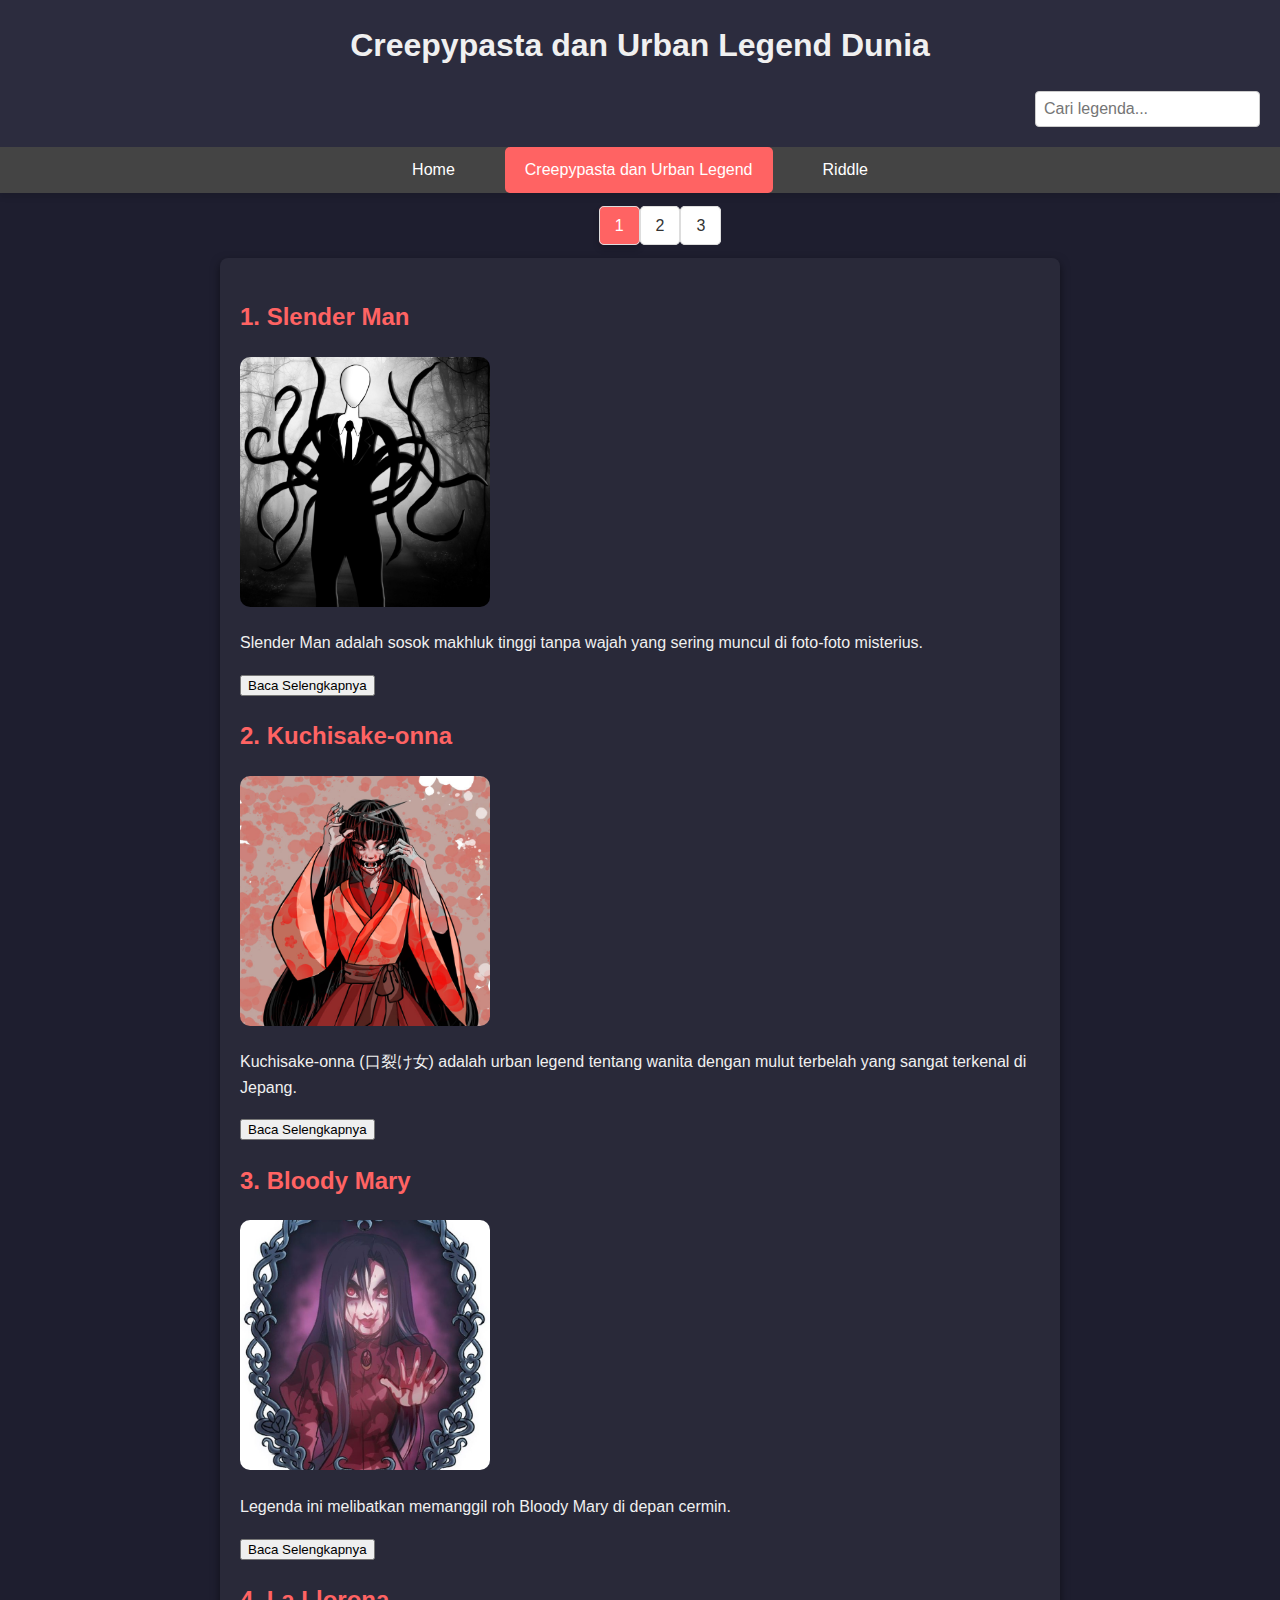
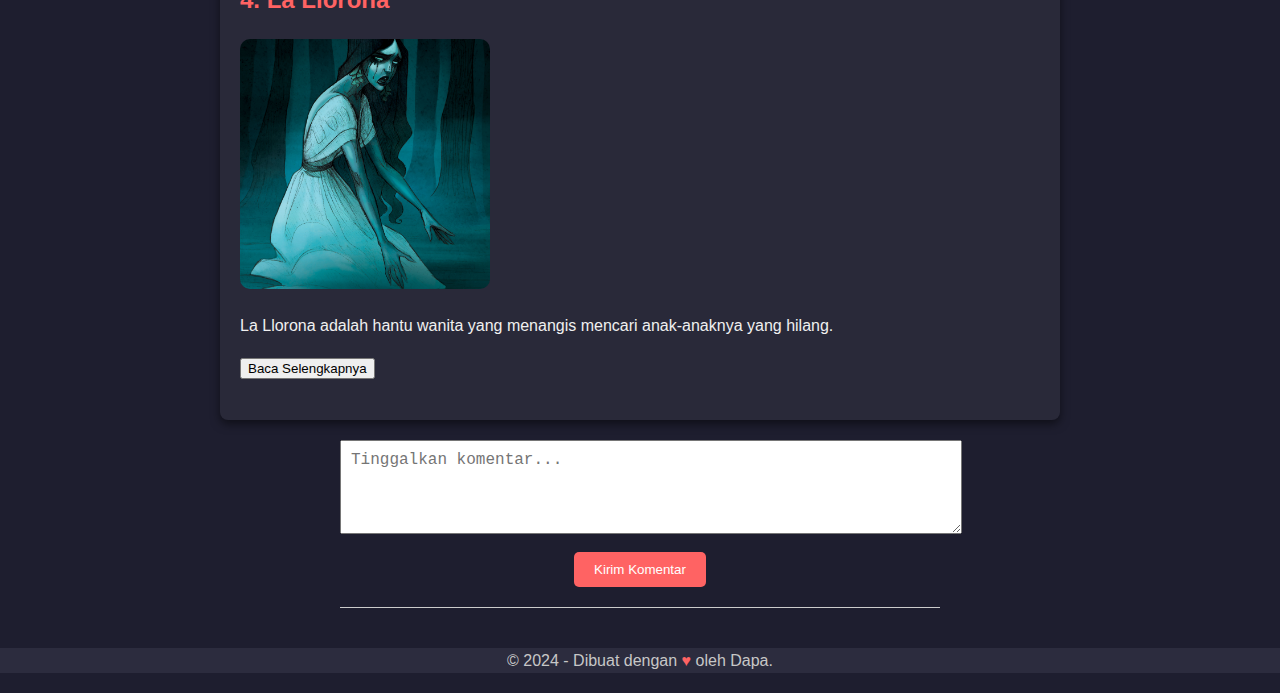
<file: html/creepypasta.html>
<!DOCTYPE html>
<html lang="id">
<head>
    <meta charset="UTF-8">
    <meta name="viewport" content="width=device-width, initial-scale=1.0">
    <title>Creepypasta dan Urban Legend Dunia</title>
    <link rel="stylesheet" href="../css/creepypasta.css">
    <script src="../js/creepypasta.js"></script>
</head>

<body>
    <header>
        <h1>Creepypasta dan Urban Legend Dunia</h1>
        <div class="search-bar">
            <input type="text" id="searchInput" placeholder="Cari legenda..." onkeyup="searchLegends()">
        </div>
    </header>

    <nav>
        <ul id="navbar">
            <li><a href="../index.html">Home</a></li>
            <li><a class="active" href="creepypasta.html">Creepypasta dan Urban Legend</a></li>
            <li><a href="riddle.html">Riddle</a></li>
        </ul>
    </nav>

    <div>
        <ul id="page">
            <li><a class="active" href="creepypasta.html">1</a></li>
            <li><a href="creepypasta2.html">2</a></li>
            <li><a href="creepypasta3.html">3</a></li>
        </ul>
    </div>

    <div class="container">
        <div class="legend">
            <h2>1. Slender Man</h2>
            <img src="../img/slenderman.jpg" alt="" width="25%" height="25%">
            <p>Slender Man adalah sosok makhluk tinggi tanpa wajah yang sering muncul di foto-foto misterius.
                <span class="more" id="more1">Makhluk ini digambarkan seperti pria kurus tinggi tanpa wajah, mempunyai tentakel dan mengenakan baju hitam dengan dasi merah. 
                Slender Man umumnya dikatakan suka menculik atau melukai orang, terutama anak-anak. 
                Setelah lengannya terentang, korbannya lalu dihipnotis, di mana mereka tak berdaya untuk menghentikan diri dari berjalan ke Slenderman. <br> <br>
                Pada tahun 2014, dua anak perempuan berusia 12 tahun di Waukesha, Wisconsin, di Amerika Serikat, membawa teman sekelasnya ke dalam hutan dan menusuknya. Dua gadis tersebut bernama Anissa Weier dan Morgan Geyser. Sang korban, Payton Leutner, dapat bertahan hidup karena waktu itu ditemukan tengah merayap di jalan raya, dan segera dilarikan ke rumah sakit. 
                Ketika ditanya oleh pihak berwenang, kedua pelaku menyalahkan Slender-Man atas perbuatan yang mereka lakukan, setelah membaca legendanya di internet. 
                Mereka juga menambahkan bahwa mereka harus mengorbankan teman mereka agar Slender-Man tidak membunuh keluarga mereka. Setelah melakukan diagnosa, dokter menyimpulkan bahwa kedua anak perempuan ini mengalami gangguan jiwa. Kasus ini kemudian menjadi subyek dari film dokumentasi produksi HBO dengan judul Beware the Slenderman pada tahun 2016.
            </span></p>
            <button onclick="toggleReadMore('more1', this)">Baca Selengkapnya</button>
        </div>

        <div class="legend">
            <h2>2. Kuchisake-onna</h2>
            <img src="../img/kuchisake.jpg" alt="" width="25%" height="25%">
            <p>Kuchisake-onna (口裂け女) adalah urban legend tentang wanita dengan mulut terbelah yang sangat terkenal di Jepang. <span class="more" id="more2">Ia digambarkan sebagai sesosok hantu wanita yang selalu menutupi wajahnya dengan masker medis, kipas, atau syal untuk menutupi mulutnya yang robek sampai hampir ke telinga sembari membawa gunting besar dan diceritakan sering muncul di jalanan sepi. <br><br>
                Menurut cerita yang berkembang, hantu Kuchisake Onna sering bergentayangan dan tiba-tiba muncul di depanmu dan bertanya, “Apakah aku cantik?”. Jika kamu menjawab “Tidak” atau ketakutan saat melihat wajahnya setelah penutup mukanya dibuka, maka Kuchisake Onna akan membunuhmu. Jika kamu menjawab “Ya”, Kuchisake Onna akan gembira dan membebaskanmu. 
                Namun, ada juga yang mengatakan bahwa Kuchisake Onna tetap akan mengikutimu sampai ke rumah dan membunuhmu di depan pintu rumah walau kamu menjawab “Ya”.
                Jika kamu seorang wanita, Kuchisake Onna akan merobek mulutmu hingga serupa dengannya. Jika korbannya anak-anak, ia akan memakannya. 
                Bahkan pada akhir 1970-an, beberapa sekolah di Jepang menyarankan agar murid-muridnya pulang secara berkelompok atau ditemani guru agar selamat. <br><br>
                Urban Legend yang populer pada tahun 1970-an mengatakan bahwa kita akan selamat bila menjawab “Biasa saja”. Sementara versi tahun 2000-an mengatakan bahwa kita akan selamat bila menjawab “Lumayan” sehingga Kuchisake Onna bingung dan berpikir dulu apa yang akan ia lakukan. 
                Saat sedang bingung itulah korban mempunyai kesempatan untuk kabur. Versi lain manyatakan bahwa korban dapat balik bertanya kepada Kuchisake Onna, “Apakah saya juga cantik?” sehingga Kuchisake Onna akan bingung lalu pergi.
            </span></p>
            <button onclick="toggleReadMore('more2', this)">Baca Selengkapnya</button>
        </div>

        <div class="legend">
            <h2>3. Bloody Mary</h2>
            <img src="../img/bloodymary.jpg" alt="" width="25%" height="25%">
            <p>Legenda ini melibatkan memanggil roh Bloody Mary di depan cermin. <span class="more" id="more3">Dengan mengucapkan namanya tiga kali, banyak yang percaya ia akan muncul di balik cermin dan menyerang pemanggilnya.
                Bloody Mary, itulah panggilannya. Jangan pernah sebut nama hantu perempuan ini di depan kaca kalau tidak mau digentayangi. Bloody Mary yang haus darah akan menghabisi siapa saja yang mengusik ketenangannya. <br><br>
                Ritual pemanggilan setan di depan kaca kamar mandi telah terjadi sejak abad ke-18. Namun, asal-usulnya tetap tidak diketahui. Satu versi mengisahkan Bloody Mary sebagai jelmaan Mary Worth, perempuan yang dituduh penyihir dan dieksekusi dalam pengadilan Penyihir Salem pada 1962. 
                Legenda lain mengatakan Bloody Mary merupakan julukan yang diterima Ratu Pertama Inggris, Mary Tudor, setelah membantai 280 umat Protestan yang dituduh memeluk aliran sesat. Dia hanya berkuasa selama lima tahun (1553-1558). <br><br>
                Mary I dari Inggris, lahir pada 18 Februari 1516 di Istana Placentia, adalah putri Raja Henry VIII dan Catherine dari Aragon. Masa kecilnya sulit akibat perceraian orang tuanya dan diskriminasi terhadapnya sebagai perempuan. 
                Ia juga dianggap anak haram oleh Anne Boleyn, istri baru ayahnya, yang berambisi menjadikan putrinya, Elizabeth, pewaris tahta.
                Mary akhirnya naik tahta pada 1553 di usia 37 tahun, menjadi ratu pertama Inggris. Ia menikahi Raja Philip dari Spanyol, berharap memiliki pewaris, namun mengalami kehamilan palsu yang memengaruhi kondisi fisik dan mentalnya. Mary dikenal dengan julukan "Bloody Mary" karena kebijakan kerasnya terhadap kaum Protestan, di mana ratusan orang dieksekusi.
                Di akhir hidupnya, Mary kembali mengalami kehamilan semu, tetapi tidak memiliki anak. Ia meninggal pada usia 42 tahun akibat kanker rahim. Kini, Mary dikenang sebagai sosok kontroversial dengan kisah yang menyelimuti namanya sebagai legenda dan simbol kekejaman.

            </span></p>
            <button onclick="toggleReadMore('more3', this)">Baca Selengkapnya</button>
        </div>

        <div class="legend">
            <h2>4. La Llorona</h2>
            <img src="../img/lallorona.jpg" alt="" width="25%" height="25%">
            <p>La Llorona adalah hantu wanita yang menangis mencari anak-anaknya yang hilang. <span class="more" id="more4">Ia dikenal mengutuk mereka yang mendengarkan tangisannya. La Llorona, yang berarti "wanita yang menangis" dalam bahasa Spanyol, adalah sosok perempuan hantu yang dikenal dengan tangisannya yang memilukan saat ia mencari anak-anaknya yang telah hilang. <br><br>
                Menurut versi yang paling umum dari legenda, La Llorona dulunya adalah seorang wanita cantik bernama Maria yang hidup di sebuah desa kecil di Meksiko. Maria menikah dengan seorang pria kaya dan mereka memiliki dua anak. 
                Namun, pernikahan mereka tidak bahagia tidak bertahan lama. Suami Maria kemudian meninggalkannya untuk menikahi wanita lain, menyebabkan Maria tenggelam dalam rasa sakit hati dan kecemburuan yang luar biasa.
                Dalam kemarahannya yang tak terkendali, Maria melakukan tindakan tragis, ia menenggelamkan kedua anaknya di sungai sebagai bentuk pelampiasan terhadap rasa sakit dan pengkhianatan yang dirasakannya. Setelah kesadarannya pulih, Maria dilanda rasa penyesalan yang mendalam dan tak tertahankan atas perbuatannya. <br><br>
                Tak mampu menanggung rasa bersalah, ia akhirnya menenggelamkan dirinya di sungai yang sama, berharap untuk bersatu kembali dengan anak-anaknya. 
                Namun, alih-alih mendapatkan kedamaian, roh Maria terjebak dalam pencarian tanpa akhir, Arwahnya berkeliaran di tepi sungai, menangis mencari anak-anak yang telah ia hilangkan. Ia kini dikenal sebagai La Llorona, Arwah wanita yang menghantui perairan dengan tangisannya yang menyayat hati.
            </span></p>
            <button onclick="toggleReadMore('more4', this)">Baca Selengkapnya</button>
        </div>
    </div>

    <div class="comments-section" align="center">
        <form id="commentForm">
            <textarea id="commentInput" placeholder="Tinggalkan komentar..." rows="4" required></textarea><br>
            <button type="submit">Kirim Komentar</button>
        </form>
        <div id="commentsList"></div>
        <div id="pagination" class="pagination"></div>
    </div>
    
    
    <footer>
        <p>&copy; 2024 - Dibuat dengan <span style="color: #ff6363">&#9829;</span> oleh Dapa.</p>
    </footer>

</body>
</html>
</file>
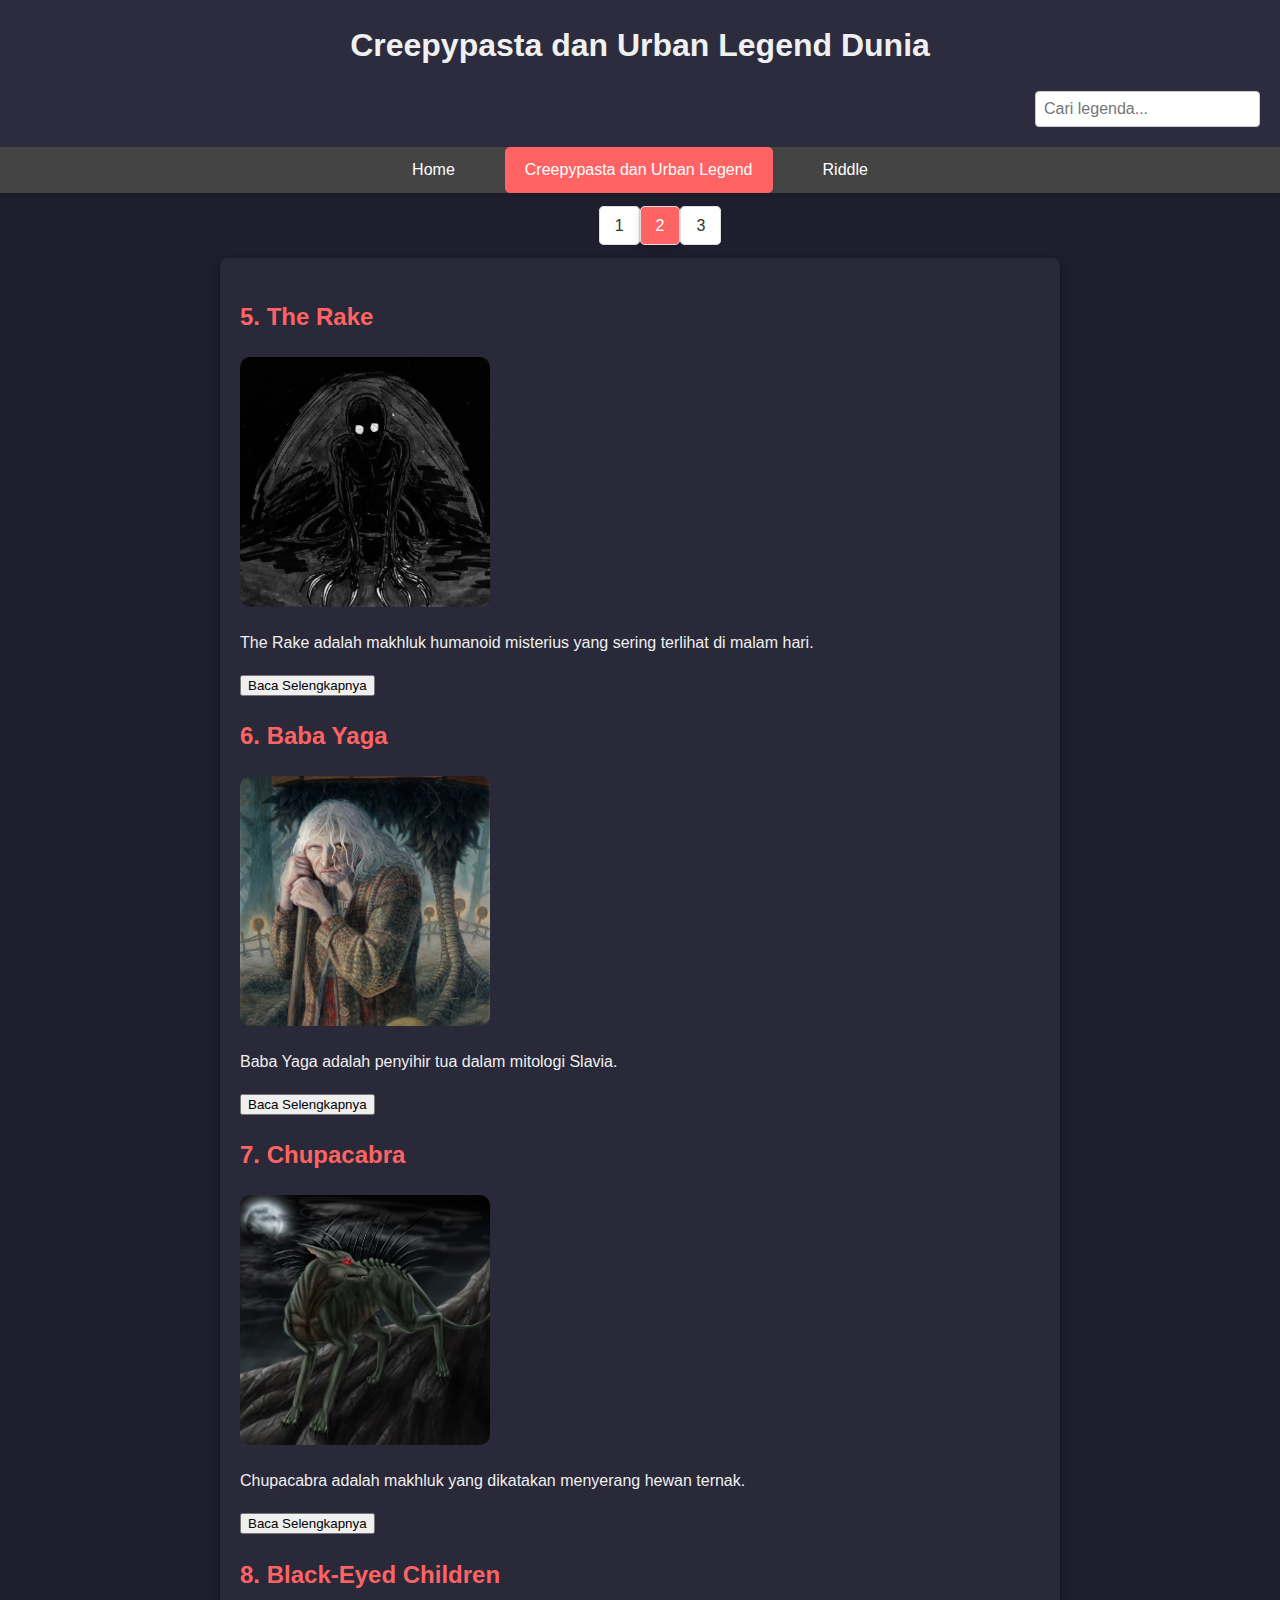
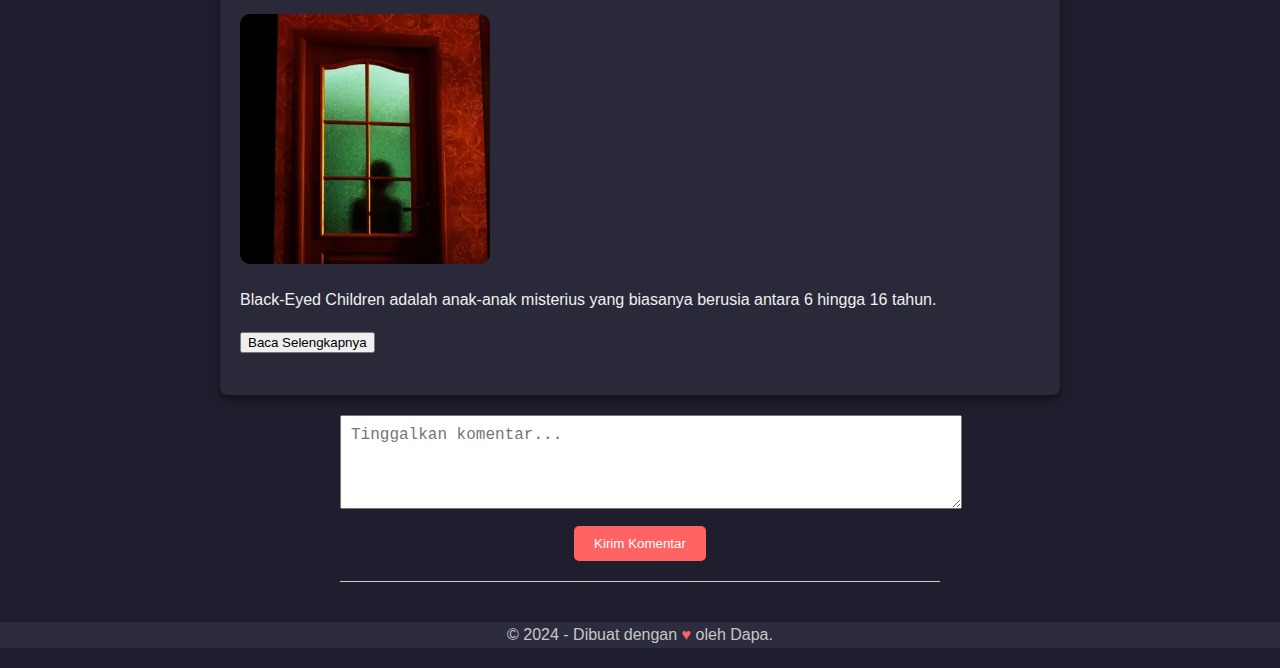
<file: html/creepypasta2.html>
<!DOCTYPE html>
<html lang="id">
<head>
    <meta charset="UTF-8">
    <meta name="viewport" content="width=device-width, initial-scale=1.0">
    <title>Creepypasta dan Urban Legend Dunia - Halaman 2</title>
    <link rel="stylesheet" href="../css/creepypasta.css">
    <script src="../js/creepypasta.js"></script>
</head>
<body>
    <header>
        <h1>Creepypasta dan Urban Legend Dunia</h1>
        <div class="search-bar">
            <input type="text" id="searchInput" placeholder="Cari legenda..." onkeyup="searchLegends()">
        </div>
    </header>

    <nav>
        <ul id="navbar">
            <li><a href="../index.html">Home</a></li>
            <li><a class="active" href="creepypasta.html">Creepypasta dan Urban Legend</a></li>
            <li><a href="riddle.html">Riddle</a></li>
        </ul>
    </nav>

    <div>
        <ul id="page">
            <li><a href="creepypasta.html">1</a></li>
            <li><a class="active" href="creepypasta2.html">2</a></li>
            <li><a href="creepypasta3.html">3</a></li>
        </ul>
    </div>

    <div class="container">
        <div class="legend">
            <h2>5. The Rake</h2>
            <img src="../img/therake.webp" alt="" width="25%" height="25%">
            <p>The Rake adalah makhluk humanoid misterius yang sering terlihat di malam hari. <span class="more" id="more1" style="display: none;">Ia dikenal menyerang orang-orang yang tidak curiga di rumah mereka saat mereka tidur.
                Makhluk ini merupakan sejenis manusia, dengan kuku tajam, kurus, dan kulitnya berwarna abu-abu. Diceritakan, makhluk ini menghantui korbannya dengan cara duduk di ujung spring bed korbannya pada tengah malam dan menunggu korbannya bangun. <br><br>
                Makhluk ini memiliki pola yang mengerikan: ia mendekati korban, menatap mereka dengan tatapan yang dalam, dan terkadang berbicara atau berbisik dengan suara yang menakutkan. Kehadirannya meninggalkan trauma mendalam bagi para korban. 
                Beberapa bahkan kehilangan anggota keluarga atau diri mereka sendiri akibat tekanan psikologis yang luar biasa setelah pertemuan tersebut. <br><br>
                Salah satu cerita paling terkenal adalah pengalaman seorang keluarga kecil. Mereka dikejutkan oleh kehadiran The Rake di kamar tidur mereka pada malam hari. 
                Makhluk itu berdiri di ujung tempat tidur mereka sebelum menyerang dan menyebabkan kekacauan. Trauma akibat serangan tersebut menghancurkan hidup mereka.
                Kesaksian lainnya menunjukkan bahwa The Rake telah lama ada dan muncul di berbagai tempat. Banyak orang mencoba mengungkap asal-usul atau motivasi makhluk ini, tetapi tidak ada jawaban pasti. 
                Cerita ini menyampaikan suasana mencekam dan ketidakberdayaan ketika berhadapan dengan ancaman yang tak bisa dijelaskan.

            </span></p>
            <button onclick="toggleReadMore('more1', this)">Baca Selengkapnya</button>
        </div>

        <div class="legend">
            <h2>6. Baba Yaga</h2>
            <img src="../img/babayaga.jpg" alt="" width="25%" height="25%">
            <p>Baba Yaga adalah penyihir tua dalam mitologi Slavia. <span class="more" id="more2" style="display: none;">Ia tinggal di rumah yang berdiri di atas kaki ayam, dan dikenal memiliki kekuatan magis yang menakutkan.
                Dia biasanya muncul sebagai perempuan tua atau nenek tua, dan dia dikenal karena kesukaannya yang khas penyihir: menyantap anak-anak.
                Baba Yaga adalah karakter yang kompleks. Di satu sisi, ia sering menjadi antagonis dalam cerita rakyat, menculik anak-anak, atau memberikan tugas sulit kepada mereka yang datang ke pondoknya. 
                Namun, di sisi lain, ia juga dikenal sebagai sosok bijaksana yang dapat memberikan nasihat atau bantuan magis kepada mereka yang berhasil memuaskan tuntutannya. Dengan kata lain, ia adalah ujian bagi keberanian dan kecerdasan. <br><br>
                Baba Yaga awalnya dikisahkan sebagai pengirim orang dari alam kematian ke alam dunia. Keberadaannya dalam dongeng selalu bersamaan dengan izbanya yang khas, yakni gubuk tua berkaki ayam. Tapi bagaimana sosok Baba Yaga ini muncul?
                Dalam tradisi Slavia kuno, orang mati biasanya ditempatkan di sebuah rumah kecil dengan dua penyangga yang mirip dengan kaki ayam. Konon Baba Yaga menggunakan rumah orang mati tersebut sebagai tempat tinggalnya. Sebagaimana yang dilakukan para leluhur orang Slavia, Baba Yaga biasanya melakukan ritual untuk menguji para anak lelaki untuk menjadi ksatria. 
                Dalam menjalani ritual, seorang anak harus melaksanakan ujian fisik yang berat. Itulah sebabnya, di masa lalu, para anak lelaki dan para ibu mereka takut akan keberadaan Baba Yaga. Namun setelah ritual ini, anak lelaki tersebut akan tumbuh menjadi pria sejati.

            </span></p>
            <button onclick="toggleReadMore('more2', this)">Baca Selengkapnya</button>
        </div>

        <div class="legend">
            <h2>7. Chupacabra</h2>
            <img src="../img/chupacabra.jpg" alt="" width="25%" height="25%">
            <p>Chupacabra adalah makhluk yang dikatakan menyerang hewan ternak. <span class="more" id="more3" style="display: none;">Ia sering digambarkan sebagai makhluk dengan mata merah menyala dan gigi tajam yang digunakan untuk menghisap darah.
                Chupacabra disebut berasal dari kosa kata Spanyol, yaitu chupar yang berarti menghisap dan cabra yang berarti kambing.Makhluk ini dinamai begitu karena sering ditemukan banyak jasad kambing atau hewan ternak yang ditemukan mati kehabisan darah.
                laporan pertama tentang keberadaan chupacabra disebut pada 1995 di Puerto Rico. <br><br>
                Laporan pertama itu berkaitan dengan serangan terhadap berbagai hewan ternak dan hewan peliharaan di kawasan itu.
                Temuan hewan-hewan yang diduga jadi korban chupacabra selalu dalam kondisi kehabisan darah.
                Dari laporan awalnya, chupacabra digambarkan sebagai sosok makhluk yang bisa berdiri tegak, punya tampilan mirip reptil dengan mata berwarna merah.
                Sejak temuan pertamanya, banyak daerah di benua Amerika yang melaporkan keberadaan chupacabra ini.
                Ada berbagai jenis chupacabra yang dilaporkan muncul di berbagai kawasan, salah satunya yang berukuran tubuh lebih kecil dan punya empat kaki.
                Bentuk chupacabra mirip anjing tapi enggak memiliki bulu, dengan sirip tajam yang memanjang di sepanjang punggungnya.
            </span></p>
            <button onclick="toggleReadMore('more3', this)">Baca Selengkapnya</button>
        </div>

        <div class="legend">
            <h2>8. Black-Eyed Children</h2>
            <img src="../img/blackeye.webp" alt="" width="35%" height="35%">
            <p>Black-Eyed Children adalah anak-anak misterius yang biasanya berusia antara 6 hingga 16 tahun. <span class="more" id="more4" style="display: none;">Pada pandangan awal, mereka mungkin terlihat seperti anak-anak biasa.
                Tetapi saat didekati, keanehan terungkap dengan kulit yang pucat, bahkan terlihat transparan, serta mata yang berwarna hitam legam. <br><br>
                Tidak hanya itu, Black-Eyed Children dikenal karena meminta bantuan kepada orang-orang yang mereka temui, dan jika ditolak, mereka dapat menjadi semakin gigih hingga akhirnya menyerang. Hal ini menciptakan atmosfer mencekam yang menyertainya. 
                Dalam konteks yang lebih luas, Brian Bethel, seorang penduduk asli Texas, diakui sebagai penulis yang bertanggung jawab atas penciptaan cryptid ini. Keberadaannya menimbulkan spekulasi mengenai pengaruh setan dan paranormal, yang menghasilkan ketakutan mendalam di kalangan masyarakat.
            </span></p>
            <button onclick="toggleReadMore('more4', this)">Baca Selengkapnya</button>
        </div>
    </div>

    <div class="comments-section" align="center">
        <form id="commentForm">
            <textarea id="commentInput" placeholder="Tinggalkan komentar..." rows="4" required></textarea><br>
            <button type="submit">Kirim Komentar</button>
        </form>
        <div id="commentsList"></div>
        <div id="pagination" class="pagination"></div>
    </div>
    
    <footer>
        <p>&copy; 2024 - Dibuat dengan <span style="color: #ff6363">&#9829;</span> oleh Dapa.</p>
    </footer>

</body>
</html>
</file>
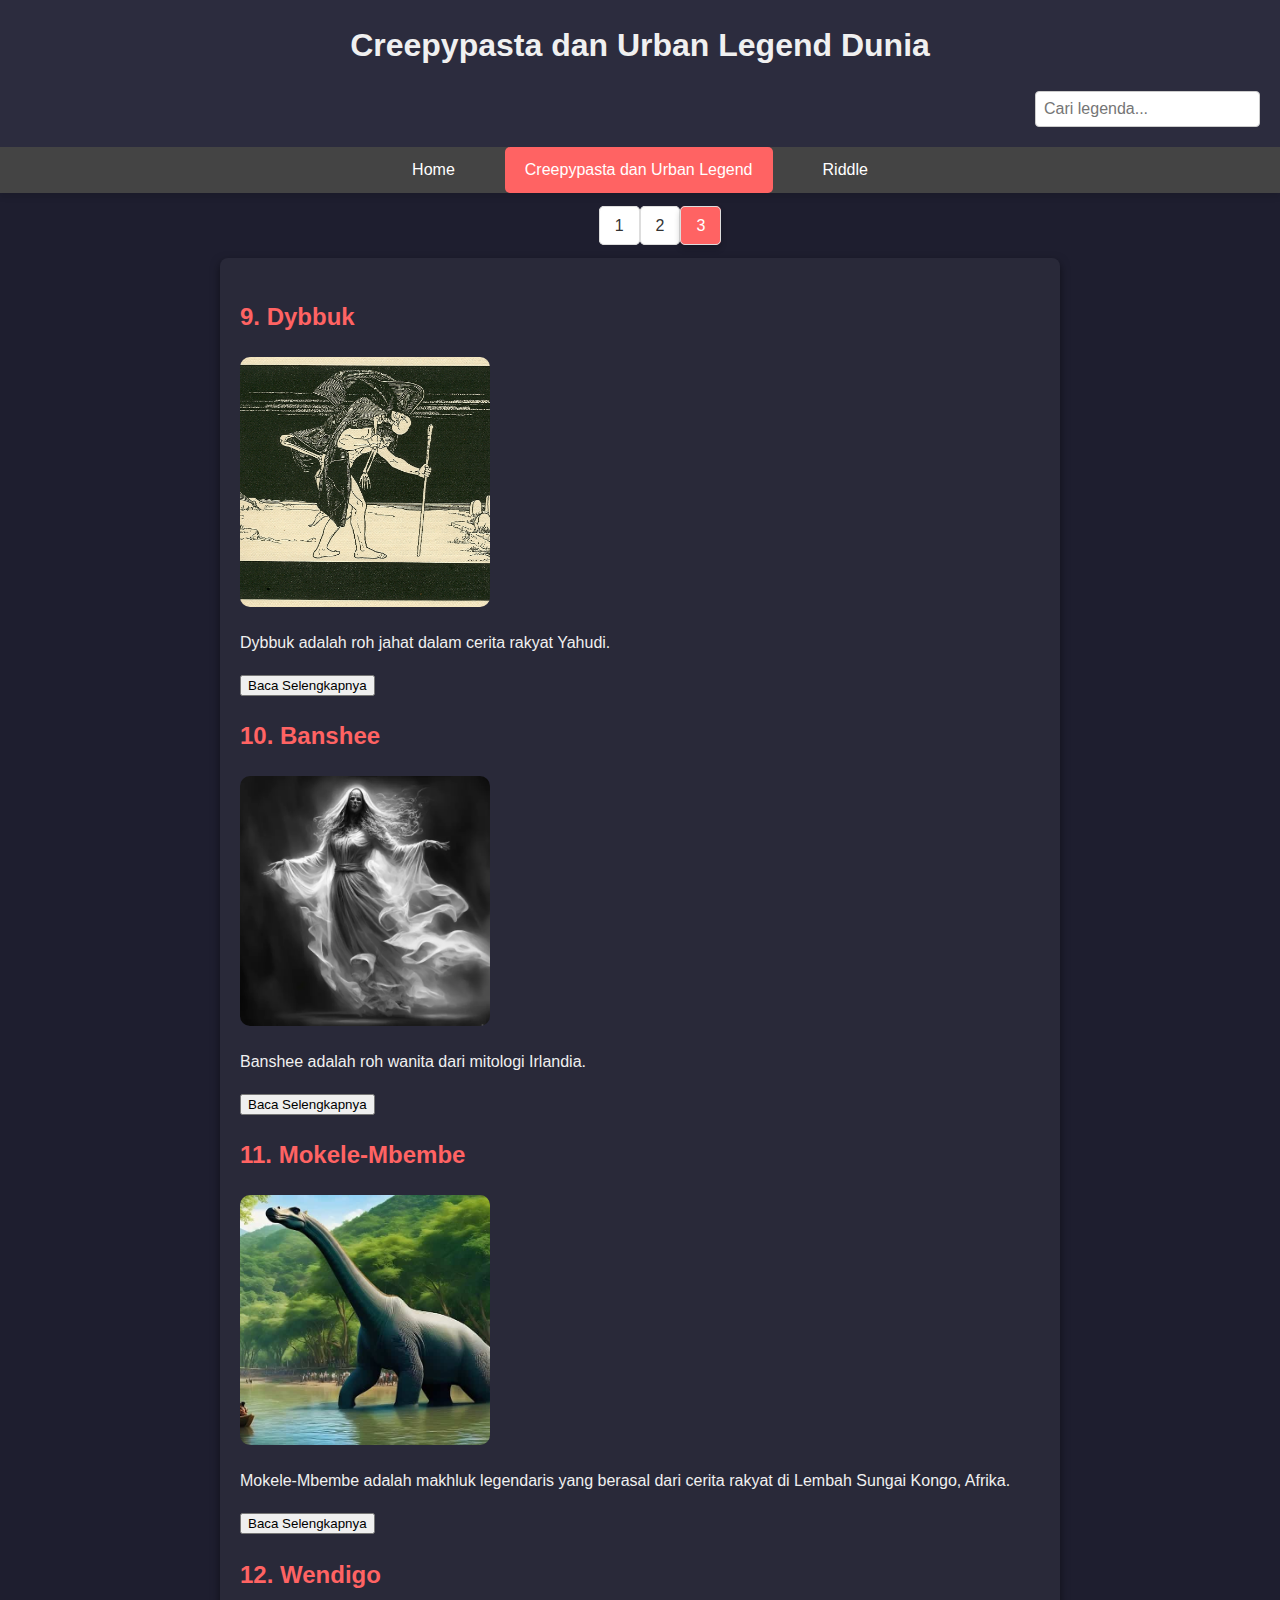
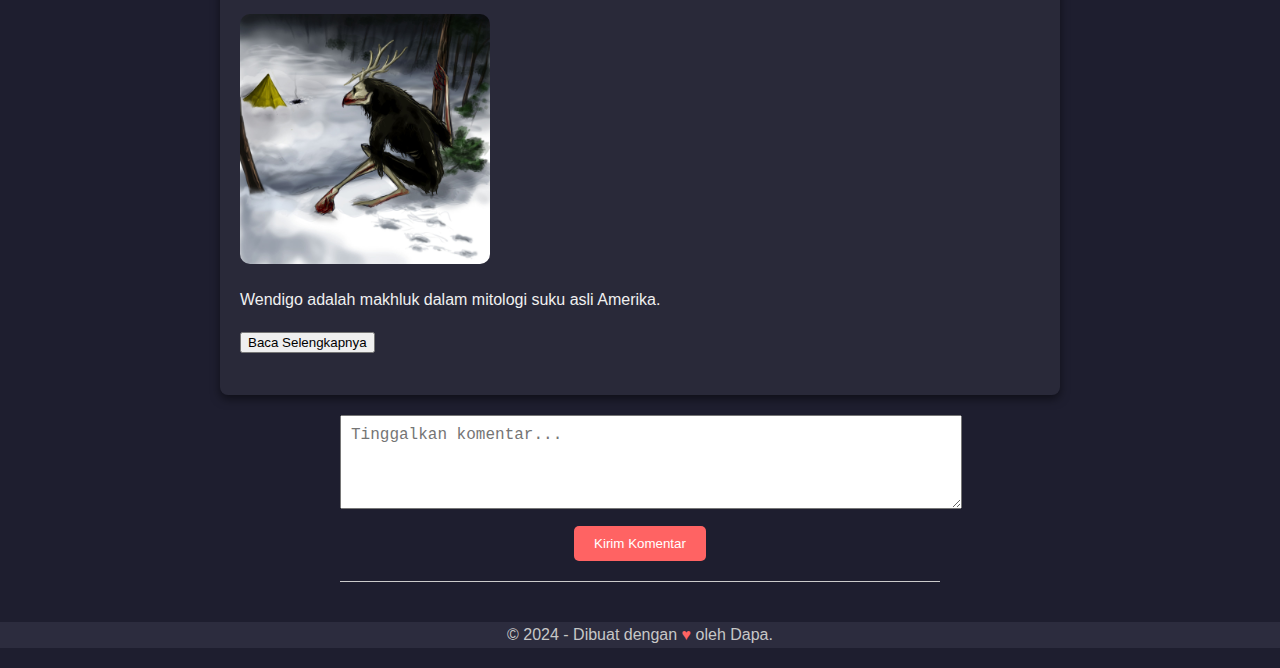
<file: html/creepypasta3.html>
<!DOCTYPE html>
<html lang="id">
<head>
    <meta charset="UTF-8">
    <meta name="viewport" content="width=device-width, initial-scale=1.0">
    <title>Creepypasta dan Urban Legend Dunia - Halaman 3</title>
    <link rel="stylesheet" href="../css/creepypasta.css">
    <script src="../js/creepypasta.js"></script>
</head>
<body>
    <header>
        <h1>Creepypasta dan Urban Legend Dunia</h1>
        <div class="search-bar">
            <input type="text" id="searchInput" placeholder="Cari legenda..." onkeyup="searchLegends()">
        </div>
    </header>

    <nav>
        <ul id="navbar">
            <li><a href="../index.html">Home</a></li>
            <li><a class="active" href="creepypasta.html">Creepypasta dan Urban Legend</a></li>
            <li><a href="riddle.html">Riddle</a></li>
        </ul>
    </nav>

    <div>
        <ul id="page">
            <li><a href="creepypasta.html">1</a></li>
            <li><a href="creepypasta2.html">2</a></li>
            <li><a class="active" href="creepypasta3.html">3</a></li>
        </ul>
    </div>

    <div class="container">
        <div class="legend">
            <h2>9. Dybbuk</h2>
            <img src="../img/dybbuk.jpg" alt="" width="35%" height="35%">
            <p>Dybbuk adalah roh jahat dalam cerita rakyat Yahudi. <span class="more" id="more1" style="display: none;">Roh ini dikatakan dapat merasuki tubuh manusia untuk menyelesaikan urusan yang belum selesai.
                Dybbuk berasal dari kata Ibrani "dibbuk," yang berarti "menempel" atau "merasuki." Menurut legenda, dybbuk adalah jiwa orang yang meninggal dengan cara tragis atau belum menyelesaikan urusannya di dunia. 
                Roh ini berusaha untuk kembali dan sering kali mengambil alih tubuh orang hidup, menyebabkan berbagai masalah dan kekacauan. <br><br>
                Dalam salah satu kisah, seorang pria bernama Kevin membeli Dybbuk Box tanpa mengetahui latar belakangnya. Setelah membawanya pulang, ia mulai mengalami mimpi buruk dan halusinasi. Suara aneh terdengar di malam hari, dan barang-barang di rumahnya sering berpindah tempat tanpa penjelasan.
                Suatu malam, Kevin terbangun dan melihat sosok bayangan berdiri di sudut kamarnya. Ketika ia berusaha mendekat, sosok itu menghilang. Ketakutan semakin meningkat ketika teman-teman Kevin juga mulai merasakan kehadiran aneh saat berkunjung ke rumahnya. <br><br>
                "Dybbuk Box," sebuah kotak kayu antik yang diyakini terkutuk. Konon, kotak ini memiliki kekuatan untuk menampung roh jahat. Seorang pemilik sebelumnya mengklaim bahwa setelah membeli kotak tersebut, ia mengalami serangkaian kejadian aneh dan menakutkan, termasuk suara bisikan dan penampakan hantu.
                Setelah beberapa waktu, kotak itu berpindah tangan ke seorang kolektor barang antik yang juga mengalami gangguan supernatural. Ia merasa tertekan dan tidak nyaman setiap kali berada di dekat kotak tersebut. Akhirnya, kolektor tersebut memutuskan untuk menjualnya, tetapi kisah mengerikan tentang dybbuk box terus menyebar.
                
            </span></p>
            <button onclick="toggleReadMore('more1', this)">Baca Selengkapnya</button>
        </div>

        <div class="legend">
            <h2>10. Banshee</h2>
            <img src="../img/banshee.webp" alt="" width="35%" height="35%">
            <p>Banshee adalah roh wanita dari mitologi Irlandia. <span class="more" id="more2" style="display: none;">Ia dikenal karena jeritannya yang melambangkan kematian yang akan datang.
                Banshee adalah makhluk mitologi yang berasal dari Irlandia, dikenal sebagai pembawa pesan kematian. Dalam legenda, Banshee sering digambarkan sebagai roh wanita yang gentayangan karena kematiannya yang tragis, seperti dibunuh atau meninggal saat melahirkan. Nama "Banshee" berasal dari bahasa Irlandia "bean sidhe," yang berarti "wanita dari dunia peri". <br><br>
                Banshee biasanya digambarkan sebagai wanita cantik atau seorang nenek tua, mengenakan pakaian putih atau abu-abu dengan rambut yang terurai. Penampilannya dapat bervariasi tergantung pada kisah yang diceritakan, tetapi umumnya ia memiliki aura misterius dan menakutkan.
                Banshee berfungsi sebagai penanda kematian bagi anggota keluarga tertentu, terutama keluarga bangsawan Irlandia. Ketika seorang anggota keluarga mendekati ajal, Banshee akan menyanyikan lagu duka di sekitar rumah mereka. Lagu ini bisa berbeda-beda; jika Banshee memiliki hubungan baik dengan keluarga tersebut, lagunya lembut dan menenangkan. Sebaliknya, jika hubungan buruk, lagunya bisa terdengar keras dan menakutkan. <br><br>
                Banshee sering dianggap sebagai makhluk yang membawa petaka, tetapi dalam beberapa tradisi, ia juga dipandang sebagai sosok yang penuh kasih sayang. Ia meratapi kematian anggota keluarga yang dicintainya. Ada kepercayaan bahwa jika seseorang berpapasan dengan Banshee saat ia sedang mencuci pakaian yang berlumuran darah di sungai, maka orang tersebut dapat meminta informasi tentang kematian yang akan datang.
                Kisah-kisah tentang penampakan Banshee telah tercatat dalam sejarah, termasuk laporan dari Dublin ketika Lord Rossmore meninggal. Keberadaan Banshee masih dipercaya oleh masyarakat Irlandia hingga kini, dengan beberapa lokasi dianggap sebagai tempat tinggal mereka.
                Secara keseluruhan, Banshee merupakan simbol dari kepercayaan akan kehidupan setelah mati dan cara masyarakat Irlandia mengatasi kehilangan serta kematian dalam budaya mereka.
            </span></p>
            <button onclick="toggleReadMore('more2', this)">Baca Selengkapnya</button>
        </div>

        <div class="legend">
            <h2>11. Mokele-Mbembe</h2>
            <img src="../img/mokele.jpg" alt="" width="35%" height="35%">
            <p>Mokele-Mbembe adalah makhluk legendaris yang berasal dari cerita rakyat di Lembah Sungai Kongo, Afrika. <span class="more" id="more3" style="display: none;">Dikenal sebagai "sesuatu yang menahan aliran sungai" dalam bahasa Lingala, makhluk ini sering digambarkan mirip dengan dinosaurus, khususnya sauropoda, dengan ciri-ciri seperti leher panjang, ekor besar, dan tubuh yang menyerupai gajah atau badak.
                Mokele-Mbembe sering digambarkan sebagai makhluk besar dengan panjang mencapai 10 meter. Kulitnya berwarna cokelat keabu-abuan dan halus, mirip dengan kulit gajah. Beberapa versi cerita menggambarkan makhluk ini memiliki kepala kecil dan tubuh besar yang menyerupai gajah atau badak. Dalam beberapa narasi, Mokele-Mbembe dikatakan sebagai pemakan tumbuhan yang hidup di gua-gua di tepi sungai. <br><br>
                Banyak saksi mata mengklaim telah melihat Mokele-Mbembe. Salah satu kisah terkenal melibatkan pendeta misionaris Eugene P. Thomas yang mendokumentasikan pengalamannya dengan suku pygmy yang mengaku sering mengalami gangguan dari makhluk ini saat menangkap ikan. Dalam sebuah insiden, penduduk setempat bahkan membangun penghalang untuk menangkap Mokele-Mbembe, dan beberapa berhasil mengusir atau membunuh salah satu makhluk tersebut. <br><br>
                Sejak awal abad ke-20, banyak ekspedisi telah dilakukan untuk mencari bukti keberadaan Mokele-Mbembe. Namun, meskipun banyak laporan saksi dan beberapa jejak kaki besar ditemukan, tidak ada bukti ilmiah yang dapat mengkonfirmasi keberadaannya. Berbagai tim penelitian dan dokumenter terus berusaha menggali lebih dalam misteri ini, tetapi hasilnya masih tetap tidak pasti.
                Mokele-Mbembe tetap menjadi salah satu misteri terbesar dalam dunia kriptozoologi. Meskipun banyak orang skeptis terhadap keberadaannya, legenda tentang makhluk ini terus hidup dalam budaya lokal dan menarik perhatian peneliti serta pencari petualangan di seluruh dunia.
            </span></p>
            <button onclick="toggleReadMore('more3', this)">Baca Selengkapnya</button>
        </div>

        <div class="legend">
            <h2>12. Wendigo</h2>
            <img src="../img/wendigo.jpg" alt="" width="25%" height="25%">
            <p>Wendigo adalah makhluk dalam mitologi suku asli Amerika. <span class="more" id="more4" style="display: none;">Ia dikenal sebagai simbol kerakusan dan kanibalisme.
                Legenda ini menggambarkan Wendigo sebagai makhluk humanoid yang muncul setelah seseorang melanggar tabu suku dengan memakan daging manusia. Akibatnya, roh jahat merasuki orang tersebut dan mengubahnya menjadi Wendigo, yang dikenal memiliki tubuh tinggi, kurus, dan kepala mirip rusa. 
                Wendigo sering kali mengeluarkan suara menyeramkan untuk menarik mangsa, dan dipercaya berkeliaran di hutan-hutan dingin Kanada dan daerah Great Lakes. <br><br>
                Salah satu cerita terkenal tentang Wendigo melibatkan seorang pemburu bernama Jack. Suatu musim dingin yang sangat dingin, Jack pergi berburu di hutan untuk mencari makanan bagi keluarganya. 
                Setelah berhari-hari mencari tanpa hasil, Jack mulai merasa putus asa. Dalam keadaan kelaparan dan kedinginan, ia terpaksa mengambil keputusan yang mengerikan: ia memakan daging dari teman pemburunya yang telah meninggal karena hipotermia.
                Setelah melakukan tindakan itu, Jack merasakan perubahan dalam dirinya. Ia merasa lebih kuat tetapi juga semakin lapar. <br><br>
                Suatu malam, saat ia beristirahat di dekat api unggun, Jack mendengar suara aneh di antara pepohonan. Suara itu memanggil namanya dengan lembut namun menyeramkan. Ketika ia melihat ke arah suara itu, ia melihat sosok tinggi dengan kulit pucat berdiri di antara bayangan pohon.
                Jack menyadari bahwa ia telah menarik perhatian Wendigo. Dalam ketakutan, ia berlari menjauh dari api unggun dan hutan, tetapi Wendigo terus mengikutinya dengan cepat. Setiap kali Jack merasa aman dan berhenti untuk beristirahat, suara itu kembali memanggilnya, semakin dekat dan semakin menakutkan.
            </span></p>
            <button onclick="toggleReadMore('more4', this)">Baca Selengkapnya</button>
        </div>
    </div>

    <div class="comments-section" align="center">
        <form id="commentForm">
            <textarea id="commentInput" placeholder="Tinggalkan komentar..." rows="4" required></textarea><br>
            <button type="submit">Kirim Komentar</button>
        </form>
        <div id="commentsList"></div>
        <div id="pagination" class="pagination"></div>
    </div>

    <footer>
        <p>&copy; 2024 - Dibuat dengan <span style="color: #ff6363">&#9829;</span> oleh Dapa.</p>
    </footer>

</body>
</html>
</file>
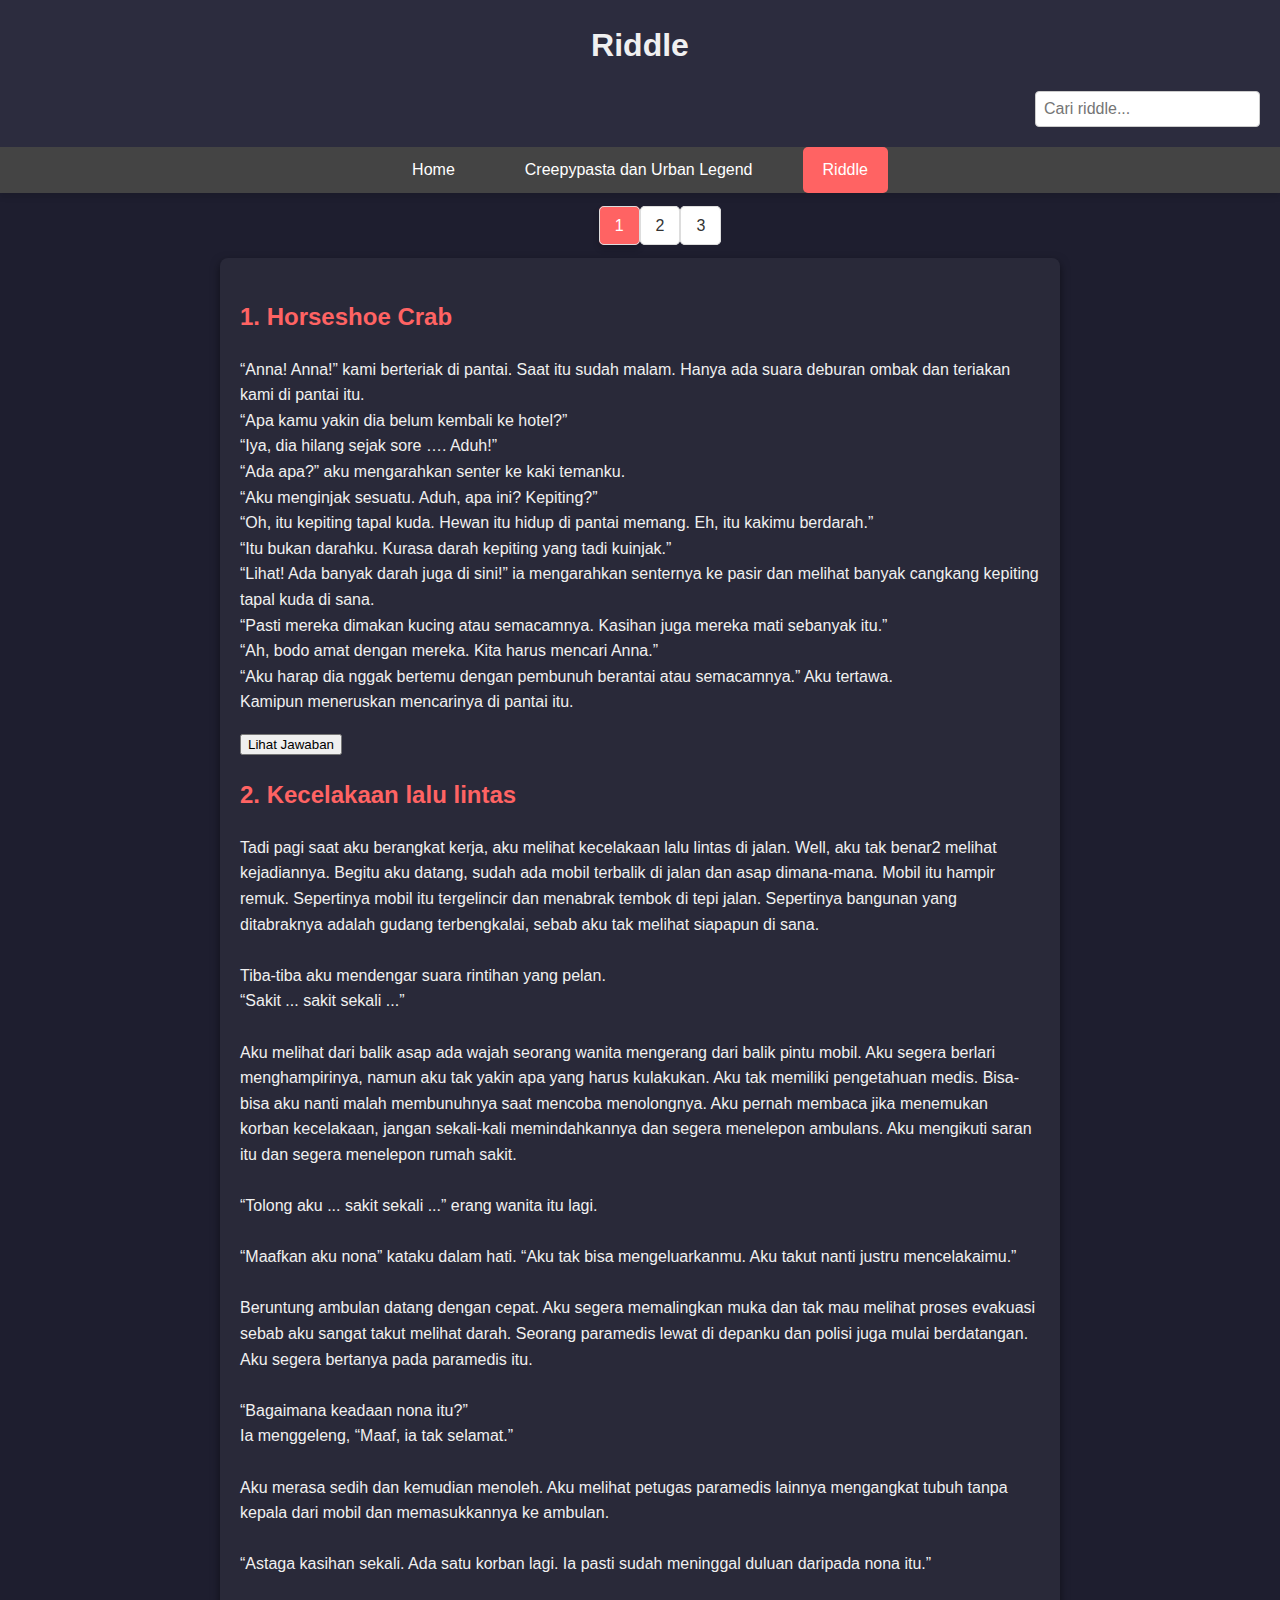
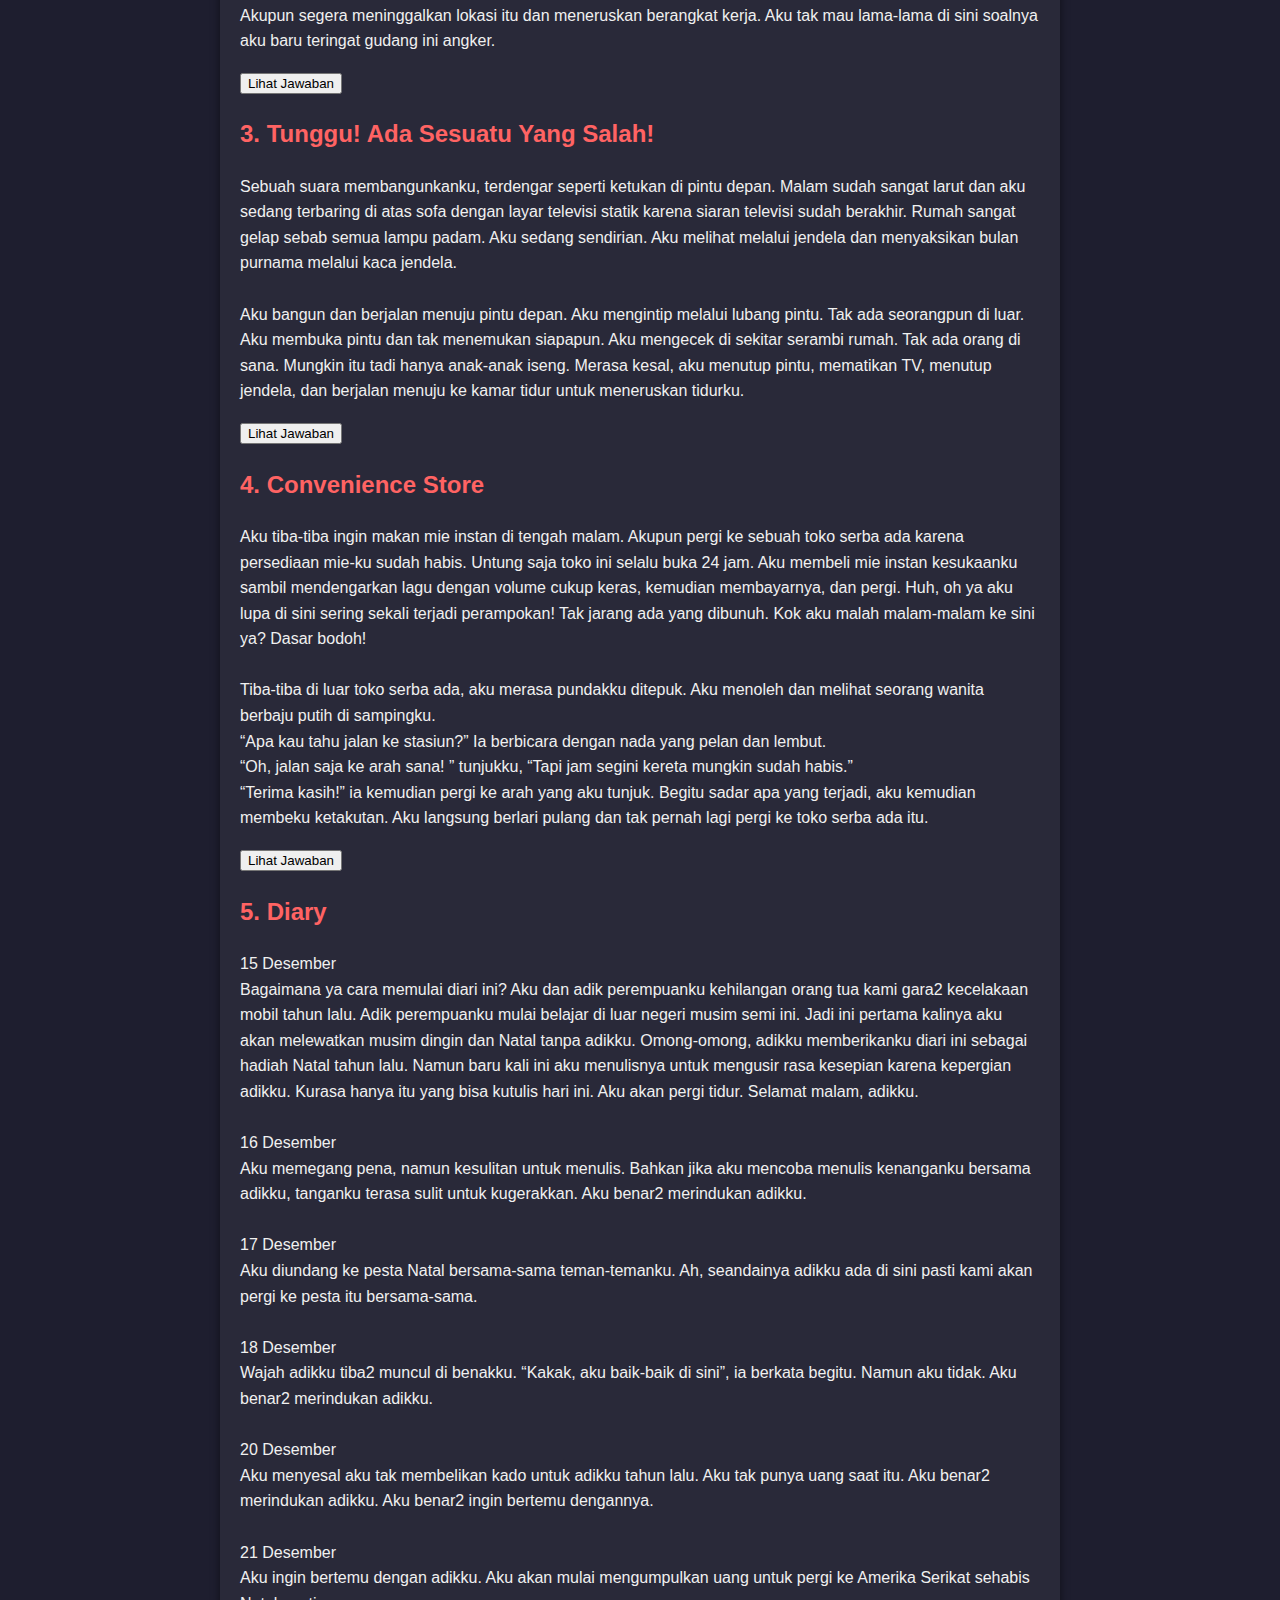
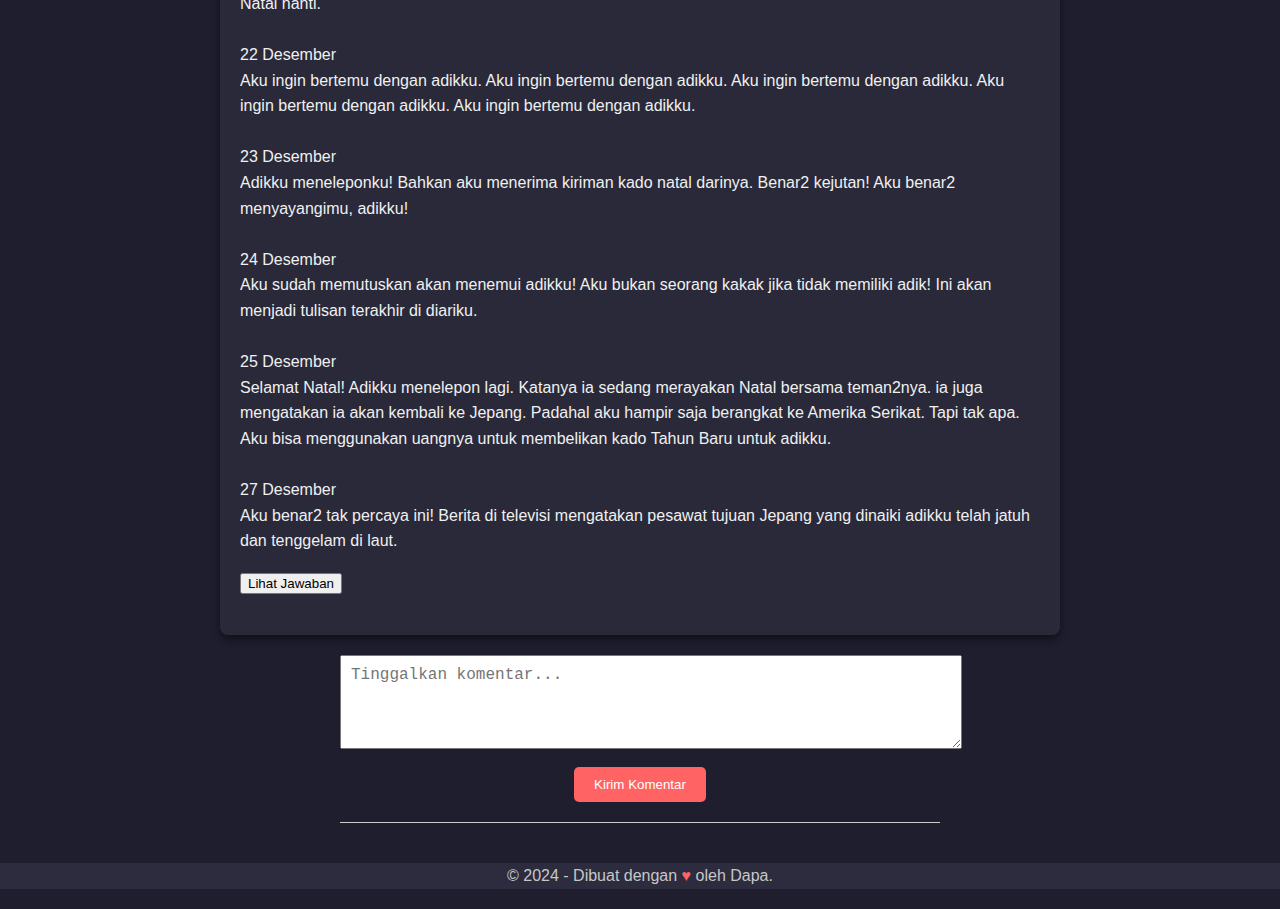
<file: html/riddle.html>
<!DOCTYPE html>
<html lang="id">
<head>
    <meta charset="UTF-8">
    <meta name="viewport" content="width=device-width, initial-scale=1.0">
    <title>Riddle</title>
    <link rel="stylesheet" href="../css/creepypasta.css">
    <script src="../js/creepypasta.js"></script>
</head>

<body>
    <header>
        <h1>Riddle</h1>
        <div class="search-bar">
            <input type="text" id="searchInput" placeholder="Cari riddle..." onkeyup="searchLegends()">
        </div>
    </header>

    <nav>
        <ul id="navbar">
            <li><a href="../index.html">Home</a></li>
            <li><a href="creepypasta.html">Creepypasta dan Urban Legend</a></li>
            <li><a class="active" href="riddle.html">Riddle</a></li>
        </ul>
    </nav>

    <div>
        <ul id="page">
            <li><a href="riddle.html" class="active">1</a></li>
            <li><a href="riddle2.html">2</a></li>
            <li><a href="riddle3.html">3</a></li>
        </ul>
    </div>

    <div class="container">
        <div class="legend">
            <h2>1. Horseshoe Crab</h2>
            <p>“Anna! Anna!” kami berteriak di pantai. Saat itu sudah malam. Hanya ada suara deburan ombak dan teriakan kami di pantai itu.
                <br>
                “Apa kamu yakin dia belum kembali ke hotel?”
                <br>
                “Iya, dia hilang sejak sore …. Aduh!”
                <br>
                “Ada apa?” aku mengarahkan senter ke kaki temanku.
                <br>
                “Aku menginjak sesuatu. Aduh, apa ini? Kepiting?”
                <br>
                “Oh, itu kepiting tapal kuda. Hewan itu hidup di pantai memang. Eh, itu kakimu berdarah.”
                <br>
                “Itu bukan darahku. Kurasa darah kepiting yang tadi kuinjak.”
                <br>
                “Lihat! Ada banyak darah juga di sini!” ia mengarahkan senternya ke pasir dan melihat banyak cangkang kepiting tapal kuda di sana.
                <br>
                “Pasti mereka dimakan kucing atau semacamnya. Kasihan juga mereka mati sebanyak itu.”
                <br>
                “Ah, bodo amat dengan mereka. Kita harus mencari Anna.”
                <br>
                “Aku harap dia nggak bertemu dengan pembunuh berantai atau semacamnya.” Aku tertawa.
                <br>
                Kamipun meneruskan mencarinya di pantai itu. <br><span class="more" id="riddle1" style="color: lightgreen;">
                    Kepiting tapal kuda itu darahnya biru.</span></p>
            <button onclick="toggleReadMore('riddle1', this)">Lihat Jawaban</button>
        </div>

        <div class="legend">
            <h2>2. Kecelakaan lalu lintas</h2>
            <p>Tadi pagi saat aku berangkat kerja, aku melihat kecelakaan lalu lintas di jalan. Well, aku tak benar2 melihat kejadiannya. Begitu aku datang, sudah ada mobil terbalik di jalan dan asap dimana-mana.

                Mobil itu hampir remuk. Sepertinya mobil itu tergelincir dan menabrak tembok di tepi jalan. Sepertinya bangunan yang ditabraknya adalah gudang terbengkalai, sebab aku tak melihat siapapun di sana.
                <br><br>
                Tiba-tiba aku mendengar suara rintihan yang pelan.
                <br>
                “Sakit ... sakit sekali ...”
                <br><br>
                Aku melihat dari balik asap ada wajah seorang wanita mengerang dari balik pintu mobil.
                
                Aku segera berlari menghampirinya, namun aku tak yakin apa yang harus kulakukan. Aku tak memiliki pengetahuan medis. Bisa-bisa aku nanti malah membunuhnya saat mencoba menolongnya.
                
                Aku pernah membaca jika menemukan korban kecelakaan, jangan sekali-kali memindahkannya dan segera menelepon ambulans. Aku mengikuti saran itu dan segera menelepon rumah sakit.
                <br><br>
                “Tolong aku ... sakit sekali ...” erang wanita itu lagi.
                <br><br>
                “Maafkan aku nona” kataku dalam hati. “Aku tak bisa mengeluarkanmu. Aku takut nanti justru mencelakaimu.”
                <br><br>
                Beruntung ambulan datang dengan cepat. Aku segera memalingkan muka dan tak mau melihat proses evakuasi sebab aku sangat takut melihat darah. Seorang paramedis lewat di depanku dan polisi juga mulai berdatangan. Aku segera bertanya pada paramedis itu.
                <br><br>
                “Bagaimana keadaan nona itu?”
                <br>
                Ia menggeleng, “Maaf, ia tak selamat.”
                <br><br>
                Aku merasa sedih dan kemudian menoleh. Aku melihat petugas paramedis lainnya mengangkat tubuh tanpa kepala dari mobil dan memasukkannya ke ambulan.
                <br><br>
                “Astaga kasihan sekali. Ada satu korban lagi. Ia pasti sudah meninggal duluan daripada nona itu.”
                <br><br>
                Akupun segera meninggalkan lokasi itu dan meneruskan berangkat kerja. Aku tak mau lama-lama di sini soalnya aku baru teringat gudang ini angker. <br><span class="more" id="riddle2" style="color: lightgreen;">
                    Sejak awal wanita itu kepalanya sudah buntung. Si "Aku" tidak menyadarinya karena terhalang oleh banyaknya asap.</span></p>
            <button onclick="toggleReadMore('riddle2', this)">Lihat Jawaban</button>
        </div>

        <div class="legend">
            <h2>3. Tunggu! Ada Sesuatu Yang Salah!</h2>
            <p>Sebuah suara membangunkanku, terdengar seperti ketukan di pintu depan. Malam sudah sangat larut dan aku sedang terbaring di atas sofa dengan layar televisi statik karena siaran televisi sudah berakhir. Rumah sangat gelap sebab semua lampu padam. Aku sedang sendirian. Aku melihat melalui jendela dan menyaksikan bulan purnama melalui kaca jendela.
                <br><br>
                Aku bangun dan berjalan menuju pintu depan. Aku mengintip melalui lubang pintu. Tak ada seorangpun di luar. Aku membuka pintu dan tak menemukan siapapun. Aku mengecek di sekitar serambi rumah. Tak ada orang di sana. Mungkin itu tadi hanya anak-anak iseng.
                
                Merasa kesal, aku menutup pintu, mematikan TV, menutup jendela, dan berjalan menuju ke kamar tidur untuk meneruskan tidurku. <br><span class="more" id="riddle3" style="color: lightgreen;">
                    Dia tidak membuka jendela, kenapa setelah beberapa saat dia menutupnya?</span></p>
            <button onclick="toggleReadMore('riddle3', this)">Lihat Jawaban</button>
        </div>

        <div class="legend">
            <h2>4. Convenience Store </h2>
            <p>Aku tiba-tiba ingin makan mie instan di tengah malam. Akupun pergi ke sebuah toko serba ada karena persediaan mie-ku sudah habis. Untung saja toko ini selalu buka 24 jam. Aku membeli mie instan kesukaanku sambil mendengarkan lagu dengan volume cukup keras, kemudian membayarnya, dan pergi. Huh, oh ya aku lupa di sini sering sekali terjadi perampokan! Tak jarang ada yang dibunuh. Kok aku malah malam-malam ke sini ya? Dasar bodoh!
                <br><br>
                Tiba-tiba di luar toko serba ada, aku merasa pundakku ditepuk. Aku menoleh dan melihat seorang wanita berbaju putih di sampingku.
                <br>
                “Apa kau tahu jalan ke stasiun?” Ia berbicara dengan nada yang pelan dan lembut.
                <br>
                “Oh, jalan saja ke arah sana! ” tunjukku, “Tapi jam segini kereta mungkin sudah habis.”
                <br>
                “Terima kasih!” ia kemudian pergi ke arah yang aku tunjuk.
                
                Begitu sadar apa yang terjadi, aku kemudian membeku ketakutan. Aku langsung berlari pulang dan tak pernah lagi pergi ke toko serba ada itu. <br><span class="more" id="riddle4" style="color: lightgreen;">
                    Dia sedang mendengarkan lagu dengan volume yang cukup keras, kenapa bisa mendengar orang yang berbicara dengan pelan?</span></p>
            <button onclick="toggleReadMore('riddle4', this)">Lihat Jawaban</button>
        </div>

        <div class="legend">
            <h2>5. Diary</h2>
            <p>15 Desember
                <br>
                Bagaimana ya cara memulai diari ini? Aku dan adik perempuanku kehilangan orang tua kami gara2 kecelakaan mobil tahun lalu. Adik perempuanku mulai belajar di luar negeri musim semi ini. Jadi ini pertama kalinya aku akan melewatkan musim dingin dan Natal tanpa adikku. Omong-omong, adikku memberikanku diari ini sebagai hadiah Natal tahun lalu. Namun baru kali ini aku menulisnya untuk mengusir rasa kesepian karena kepergian adikku. Kurasa hanya itu yang bisa kutulis hari ini. Aku akan pergi tidur. Selamat malam, adikku.
                <br><br>
                16 Desember
                <br>
                Aku memegang pena, namun kesulitan untuk menulis. Bahkan jika aku mencoba menulis kenanganku bersama adikku, tanganku terasa sulit untuk kugerakkan. Aku benar2 merindukan adikku.
                <br><br>
                17 Desember
                <br>
                Aku diundang ke pesta Natal bersama-sama teman-temanku. Ah, seandainya adikku ada di sini pasti kami akan pergi ke pesta itu bersama-sama.
                <br><br>
                18 Desember
                <br>
                Wajah adikku tiba2 muncul di benakku. “Kakak, aku baik-baik di sini”, ia berkata begitu. Namun aku tidak. Aku benar2 merindukan adikku.
                <br><br>
                20 Desember
                <br>
                Aku menyesal aku tak membelikan kado untuk adikku tahun lalu. Aku tak punya uang saat itu. Aku benar2 merindukan adikku. Aku benar2 ingin bertemu dengannya.
                <br><br>
                21 Desember
                <br>
                Aku ingin bertemu dengan adikku. Aku akan mulai mengumpulkan uang untuk pergi ke Amerika Serikat sehabis Natal nanti.
                <br><br>
                22 Desember
                <br>
                Aku ingin bertemu dengan adikku.
                
                Aku ingin bertemu dengan adikku.
                
                Aku ingin bertemu dengan adikku.
                
                Aku ingin bertemu dengan adikku.
                
                Aku ingin bertemu dengan adikku.
                <br><br>
                23 Desember
                <br>
                Adikku meneleponku! Bahkan aku menerima kiriman kado natal darinya. Benar2 kejutan! Aku benar2 menyayangimu, adikku!
                <br><br>
                24 Desember
                <br>
                Aku sudah memutuskan akan menemui adikku! Aku bukan seorang kakak jika tidak memiliki adik! Ini akan menjadi tulisan terakhir di diariku.
                <br><br>
                25 Desember
                <br>
                Selamat Natal! Adikku menelepon lagi. Katanya ia sedang merayakan Natal bersama teman2nya. ia juga mengatakan ia akan kembali ke Jepang. Padahal aku hampir saja berangkat ke Amerika Serikat. Tapi tak apa. Aku bisa menggunakan uangnya untuk membelikan kado Tahun Baru untuk adikku.
                <br><br>
                27 Desember
                <br>
                Aku benar2 tak percaya ini! Berita di televisi mengatakan pesawat tujuan Jepang yang dinaiki adikku telah jatuh dan tenggelam di laut. <br><span class="more" id="riddle5" style="color: lightgreen;">
                    Tanggal ganjil ditulis pada tahun lalu. Tanggal genap ditulis pada tahun ini.</span></p>
            <button onclick="toggleReadMore('riddle5', this)">Lihat Jawaban</button>
        </div>
    </div>

    <div class="comments-section" align="center">
        <form id="commentForm">
            <textarea id="commentInput" placeholder="Tinggalkan komentar..." rows="4" required></textarea><br>
            <button type="submit">Kirim Komentar</button>
        </form>
        <div id="commentsList"></div>
        <div id="pagination" class="pagination"></div>
    </div>

    <footer>
        <p>&copy; 2024 - Dibuat dengan <span style="color: #ff6363">&#9829;</span> oleh Dapa.</p>
    </footer>

</body>
</html>
</file>
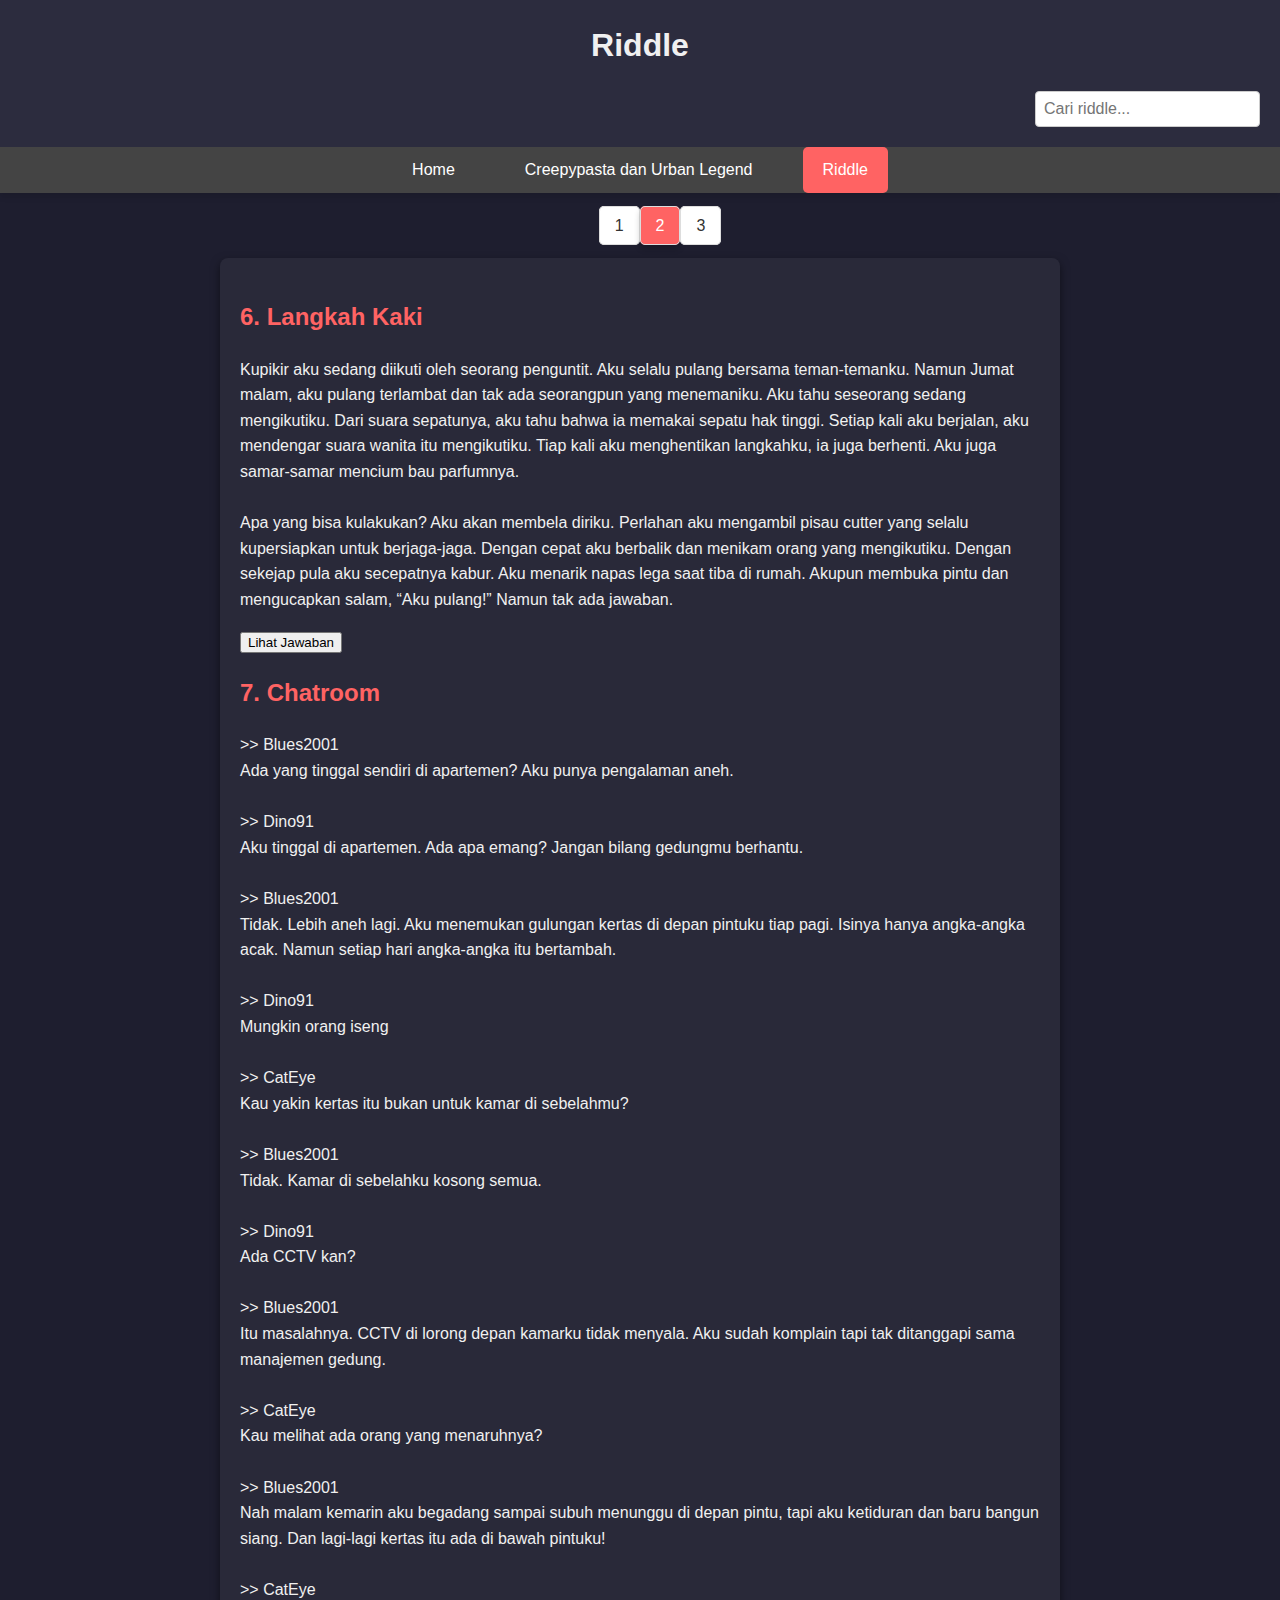
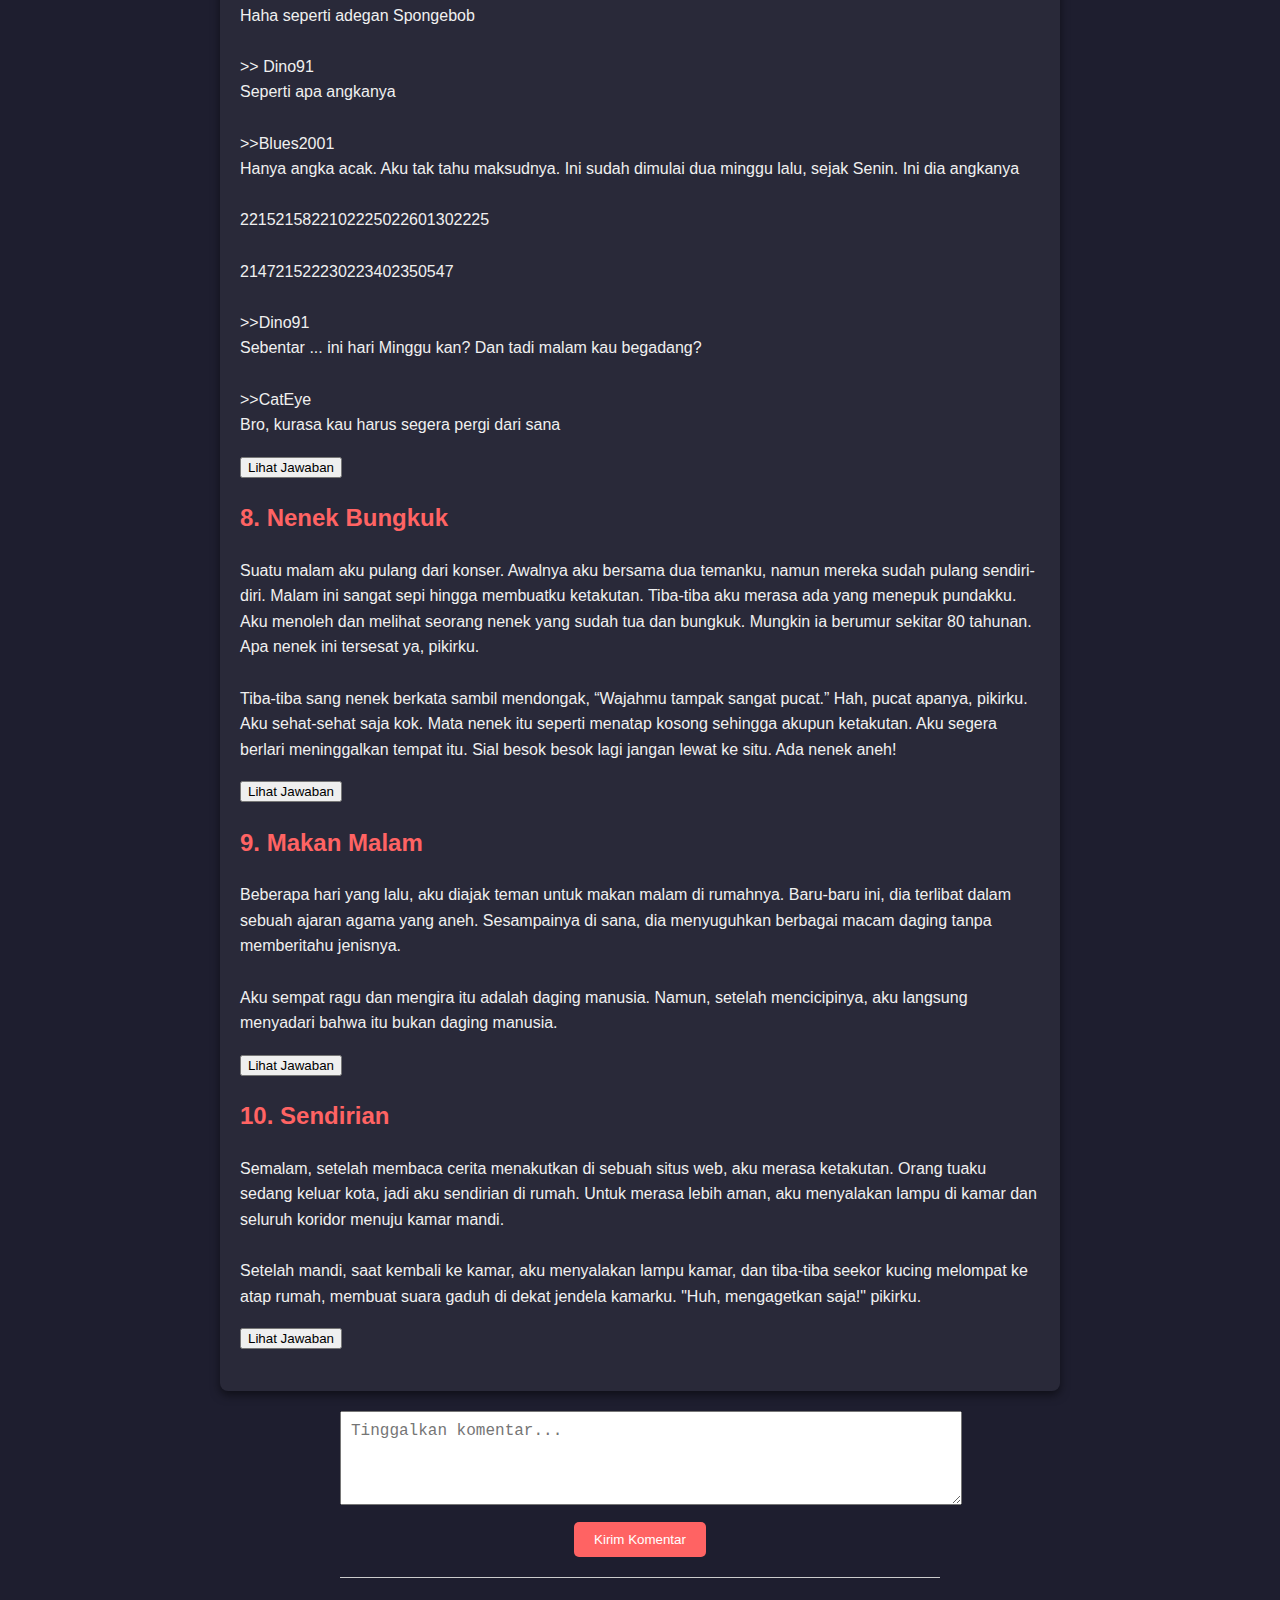
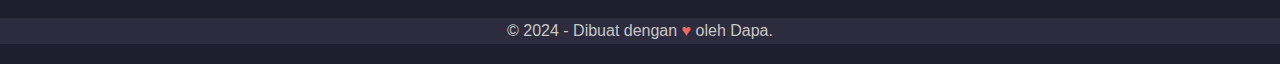
<file: html/riddle2.html>
<!DOCTYPE html>
<html lang="id">
<head>
    <meta charset="UTF-8">
    <meta name="viewport" content="width=device-width, initial-scale=1.0">
    <title>Riddle - Halaman 2</title>
    <link rel="stylesheet" href="../css/creepypasta.css">
    <script src="../js/creepypasta.js"></script>
</head>

<body>
    <header>
        <h1>Riddle</h1>
        <div class="search-bar">
            <input type="text" id="searchInput" placeholder="Cari riddle..." onkeyup="searchLegends()">
        </div>
    </header>

    <nav>
        <ul id="navbar">
            <li><a href="../index.html">Home</a></li>
            <li><a href="creepypasta.html">Creepypasta dan Urban Legend</a></li>
            <li><a class="active" href="riddle.html">Riddle</a></li>
        </ul>
    </nav>

    <div>
        <ul id="page">
            <li><a href="riddle.html">1</a></li>
            <li><a href="riddle2.html" class="active">2</a></li>
            <li><a href="riddle3.html">3</a></li>
        </ul>
    </div>

    <div class="container">
        <div class="legend">
            <h2>6. Langkah Kaki</h2>
            <p>Kupikir aku sedang diikuti oleh seorang penguntit. Aku selalu pulang bersama teman-temanku. Namun Jumat malam, aku pulang terlambat dan tak ada seorangpun yang menemaniku.

                Aku tahu seseorang sedang mengikutiku. Dari suara sepatunya, aku tahu bahwa ia memakai sepatu hak tinggi. Setiap kali aku berjalan, aku mendengar suara wanita itu mengikutiku. Tiap kali aku menghentikan langkahku, ia juga berhenti. Aku juga samar-samar mencium bau parfumnya.
                <br><br>
                Apa yang bisa kulakukan? Aku akan membela diriku. Perlahan aku mengambil pisau cutter yang selalu kupersiapkan untuk berjaga-jaga. Dengan cepat aku berbalik dan menikam orang yang mengikutiku. Dengan sekejap pula aku secepatnya kabur. Aku menarik napas lega saat tiba di rumah.
                
                Akupun membuka pintu dan mengucapkan salam, “Aku pulang!”
                
                Namun tak ada jawaban. <br><span class="more" id="riddle6" style="color: lightgreen;">
                    Dia buta, karena dia selalu mendeskripsikan suara dan aroma, dan yang dibunuh adalah Ibunya yang khawatir.</span></p>
            <button onclick="toggleReadMore('riddle6', this)">Lihat Jawaban</button>
        </div>

        <div class="legend">
            <h2>7. Chatroom</h2>
            <p>>> Blues2001
                <br>
                Ada yang tinggal sendiri di apartemen? Aku punya pengalaman aneh.
                <br><br>
                >> Dino91
                <br>
                Aku tinggal di apartemen. Ada apa emang? Jangan bilang gedungmu berhantu.
                <br><br>
                >> Blues2001
                <br>
                Tidak. Lebih aneh lagi. Aku menemukan gulungan kertas di depan pintuku tiap pagi. Isinya hanya angka-angka acak. Namun setiap hari angka-angka itu bertambah.
                <br><br>
                >> Dino91
                <br>
                Mungkin orang iseng
                <br><br>
                >> CatEye
                <br>
                Kau yakin kertas itu bukan untuk kamar di sebelahmu?
                <br><br>
                >> Blues2001
                <br>
                Tidak. Kamar di sebelahku kosong semua.
                <br><br>
                >> Dino91
                <br>
                Ada CCTV kan?
                <br><br>
                >> Blues2001
                <br>
                Itu masalahnya. CCTV di lorong depan kamarku tidak menyala. Aku sudah komplain tapi tak ditanggapi sama manajemen gedung.
                <br><br>
                >> CatEye
                <br>
                Kau melihat ada orang yang menaruhnya?
                <br><br>
                >> Blues2001
                <br>
                Nah malam kemarin aku begadang sampai subuh menunggu di depan pintu, tapi aku ketiduran dan baru bangun siang. Dan lagi-lagi kertas itu ada di bawah pintuku!
                <br><br>
                >> CatEye
                <br>
                Haha seperti adegan Spongebob
                <br><br>
                >> Dino91
                <br>
                Seperti apa angkanya
                <br><br>
                >>Blues2001
                <br>
                Hanya angka acak. Aku tak tahu maksudnya. Ini sudah dimulai dua minggu lalu, sejak Senin. Ini dia angkanya
                <br><br>
                2215215822102225022601302225
                <br><br>
                214721522230223402350547
                <br><br>
                >>Dino91
                <br>
                Sebentar ... ini hari Minggu kan? Dan tadi malam kau begadang?
                <br><br>
                >>CatEye
                <br>
                Bro, kurasa kau harus segera pergi dari sana <br><span class="more" id="riddle7" style="color: lightgreen;">
                    22:15 21:58 22:10 22:25 02:26 01:30 22:25
                    <br><br>
                    1:47 21:52 22:30 22:34 02:35 05:47
                    <br><br>
                    Ada yang memperhatikan jam tidurnya.</span></p>
            <button onclick="toggleReadMore('riddle7', this)">Lihat Jawaban</button>
        </div>

        <div class="legend">
            <h2>8. Nenek Bungkuk</h2>
            <p>Suatu malam aku pulang dari konser. Awalnya aku bersama dua temanku, namun mereka sudah pulang sendiri-diri.

                Malam ini sangat sepi hingga membuatku ketakutan. Tiba-tiba aku merasa ada yang menepuk pundakku.
                
                Aku menoleh dan melihat seorang nenek yang sudah tua dan bungkuk. Mungkin ia berumur sekitar 80 tahunan. Apa nenek ini tersesat ya, pikirku.
                <br><br>
                Tiba-tiba sang nenek berkata sambil mendongak, “Wajahmu tampak sangat pucat.”
                
                Hah, pucat apanya, pikirku. Aku sehat-sehat saja kok. Mata nenek itu seperti menatap kosong sehingga akupun ketakutan.
                
                Aku segera berlari meninggalkan tempat itu. Sial besok besok lagi jangan lewat ke situ. Ada nenek aneh!<span class="more" id="riddle8" style="color: lightgreen;">
                    Nenek itu bungkuk, jadi tidak bisa menepuk pundak. Si Nenek berbicara dengan sesuatu yang menepuk pundak "Aku".</span></p>
            <button onclick="toggleReadMore('riddle8', this)">Lihat Jawaban</button>
        </div>

        <div class="legend">
            <h2>9. Makan Malam</h2>
            <p>Beberapa hari yang lalu, aku diajak teman untuk makan malam di rumahnya. Baru-baru ini, dia terlibat dalam sebuah ajaran agama yang aneh. 
                Sesampainya di sana, dia menyuguhkan berbagai macam daging tanpa memberitahu jenisnya. 
                <br><br>
                Aku sempat ragu dan mengira itu adalah daging manusia. Namun, setelah mencicipinya, aku langsung menyadari bahwa itu bukan daging manusia. <br><span class="more" id="riddle9" style="color: lightgreen;">
                    Kenapa "Aku" tahu rasa daging manusia?</span></p>
            <button onclick="toggleReadMore('riddle9', this)">Lihat Jawaban</button>
        </div>

        <div class="legend">
            <h2>10. Sendirian</h2>
            <p>Semalam, setelah membaca cerita menakutkan di sebuah situs web, aku merasa ketakutan. Orang tuaku sedang keluar kota, jadi aku sendirian di rumah. Untuk merasa lebih aman, aku menyalakan lampu di kamar dan seluruh koridor menuju kamar mandi. 
                <br><br>
                Setelah mandi, saat kembali ke kamar, aku menyalakan lampu kamar, dan tiba-tiba seekor kucing melompat ke atap rumah, membuat suara gaduh di dekat jendela kamarku. "Huh, mengagetkan saja!" pikirku. <br><span class='more' id='riddle10' style='color: lightgreen;'>
                    Siapa yang mematikan lampu kamarnya?.</span></p>  
             <button onclick='toggleReadMore("riddle10", this)'>Lihat Jawaban</button>  
          </div>  
      </div>  

      <div class="comments-section" align="center">
        <form id="commentForm">
            <textarea id="commentInput" placeholder="Tinggalkan komentar..." rows="4" required></textarea><br>
            <button type="submit">Kirim Komentar</button>
        </form>
        <div id="commentsList"></div>
        <div id="pagination" class="pagination"></div>
    </div>

      <footer>  
         <p>&copy; 2024 - Dibuat dengan <span style='color: #ff6363'>&#9829;</span> oleh Dapa.</p>  
      </footer>  

  </body>  
  </html>
</file>
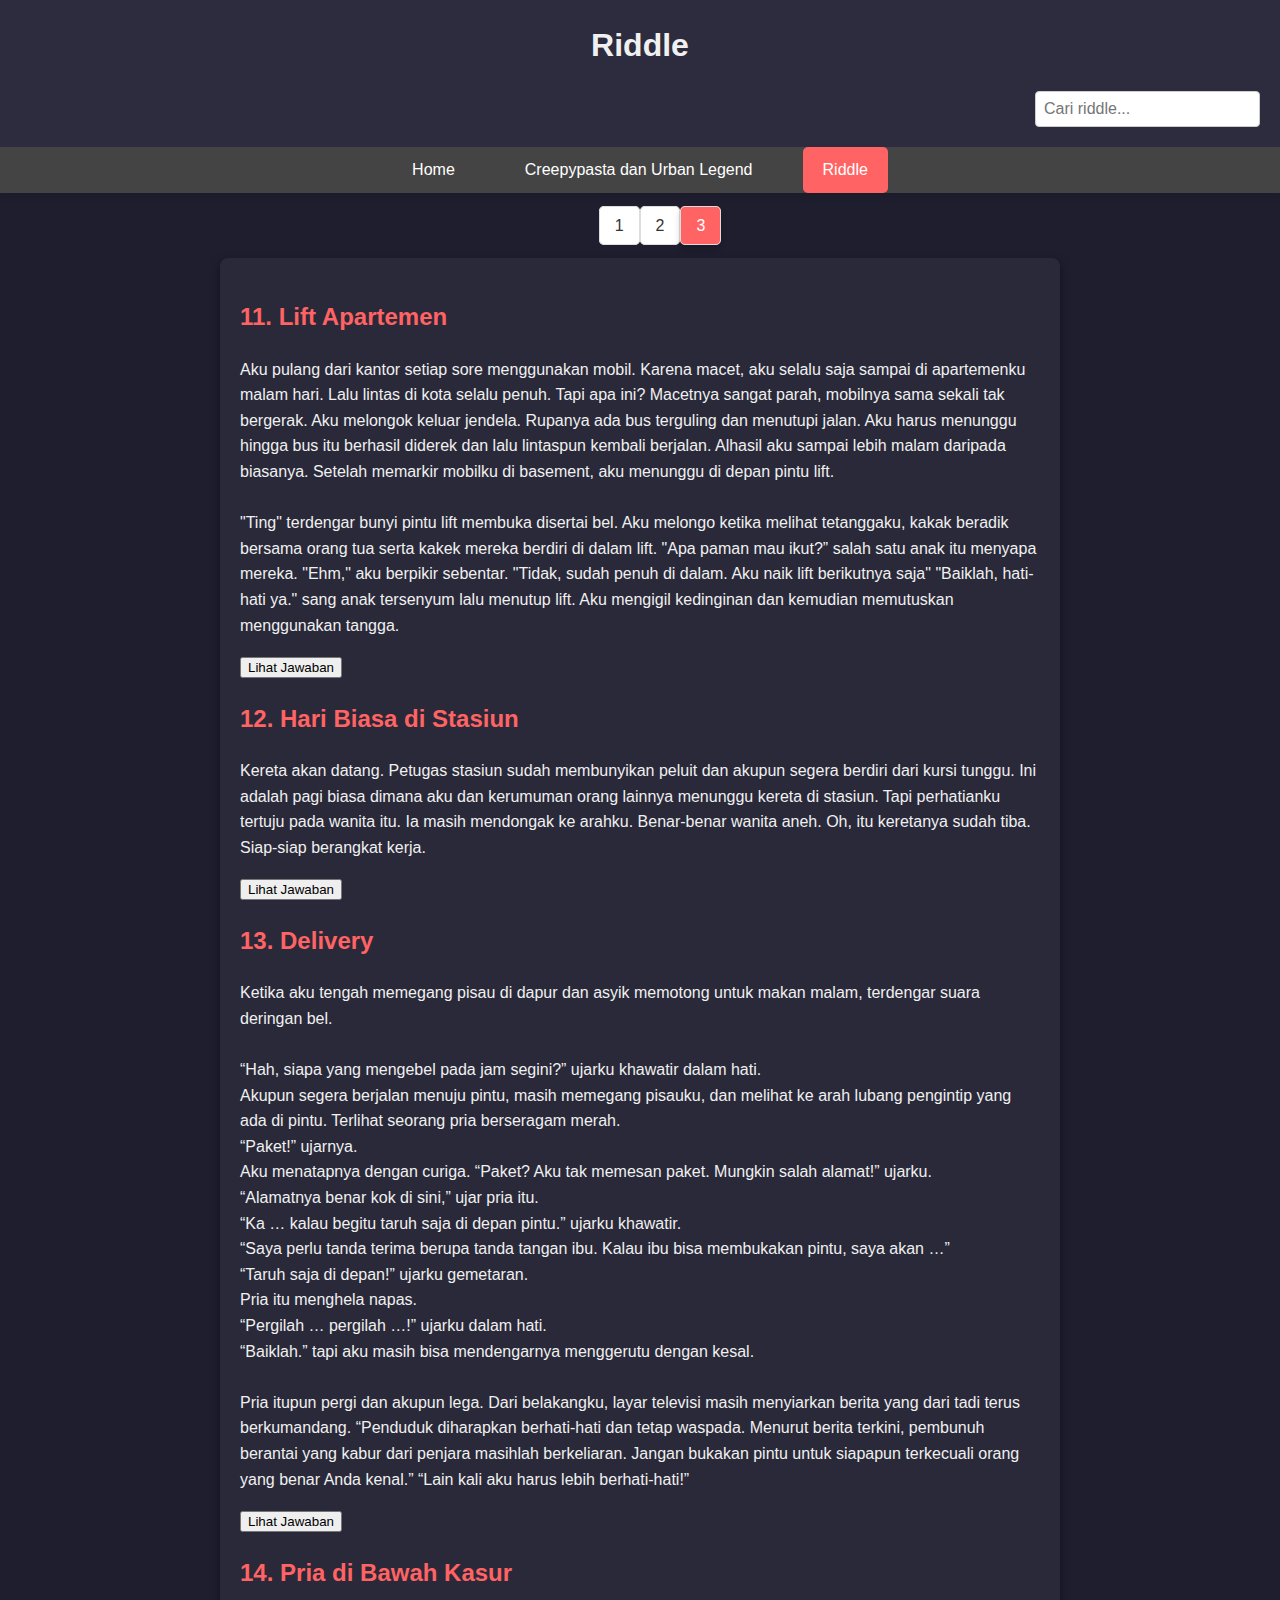
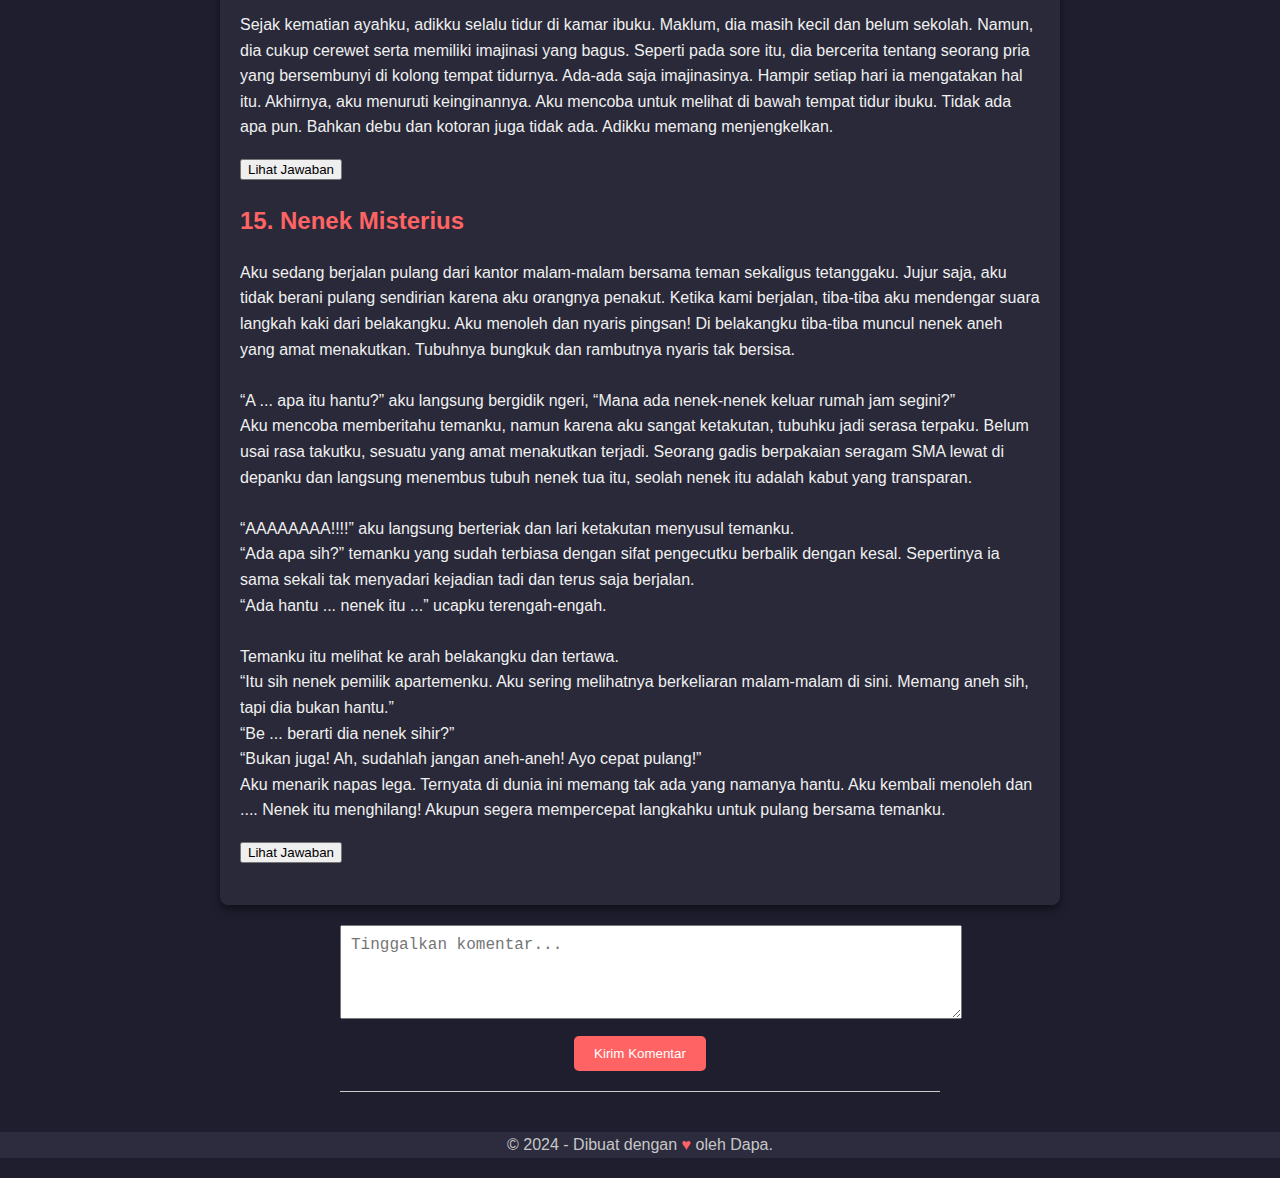
<file: html/riddle3.html>
<!DOCTYPE html>
<html lang="id">
<head>
    <meta charset="UTF-8">
    <meta name="viewport" content="width=device-width, initial-scale=1.0">
    <title>Riddle - Halaman 3</title>
    <link rel="stylesheet" href="../css/creepypasta.css">
    <script src="../js/creepypasta.js"></script>
</head>

<body>
    <header>
        <h1>Riddle</h1>
        <div class="search-bar">
            <input type="text" id="searchInput" placeholder="Cari riddle..." onkeyup="searchLegends()">
        </div>
    </header>

    <nav>
        <ul id="navbar">
            <li><a href="../index.html">Home</a></li>
            <li><a href="creepypasta.html">Creepypasta dan Urban Legend</a></li>
            <li><a class="active" href="riddle.html">Riddle</a></li>
        </ul>
    </nav>

    <div>
        <ul id="page">
            <li><a href="riddle.html">1</a></li>
            <li><a href="riddle2.html">2</a></li>
            <li><a href="riddle3.html" class="active">3</a></li>
        </ul>
    </div>

    <div class="container">
        <div class="legend">
            <h2>11. Lift Apartemen</h2>
            <p>Aku pulang dari kantor setiap sore menggunakan mobil. Karena macet, aku selalu saja sampai di apartemenku malam hari. Lalu lintas di kota selalu penuh. Tapi apa ini? Macetnya sangat parah, mobilnya sama sekali tak bergerak. Aku melongok keluar jendela. Rupanya ada bus terguling dan menutupi jalan.

                Aku harus menunggu hingga bus itu berhasil diderek dan lalu lintaspun kembali berjalan. Alhasil aku sampai lebih malam daripada biasanya. Setelah memarkir mobilku di basement, aku menunggu di depan pintu lift.
                <br><br>
                "Ting" terdengar bunyi pintu lift membuka disertai bel.
                
                Aku melongo ketika melihat tetanggaku, kakak beradik bersama orang tua serta kakek mereka berdiri di dalam lift.
                
                "Apa paman mau ikut?” salah satu anak itu menyapa mereka.
                
                "Ehm," aku berpikir sebentar. "Tidak, sudah penuh di dalam. Aku naik lift berikutnya saja"
                
                "Baiklah, hati-hati ya." sang anak tersenyum lalu menutup lift.
                
                Aku mengigil kedinginan dan kemudian memutuskan menggunakan tangga. <br><span class="more" id="riddle11" style="color: lightgreen;">
                    Mereka dari atas dan sudah sampai di basement, kenapa mereka tidak keluar lift? Kemungkinan mereka adalah korban kecelakaan bus tersebut.</span></p>
            <button onclick="toggleReadMore('riddle11', this)">Lihat Jawaban</button>
        </div>

        <div class="legend">
            <h2>12. Hari Biasa di Stasiun</h2>
            <p>Kereta akan datang. Petugas stasiun sudah membunyikan peluit dan akupun segera berdiri dari kursi tunggu. Ini adalah pagi biasa dimana aku dan kerumuman orang lainnya menunggu kereta di stasiun. 
                Tapi perhatianku tertuju pada wanita itu. Ia masih mendongak ke arahku. Benar-benar wanita aneh. Oh, itu keretanya sudah tiba. Siap-siap berangkat kerja. <br><span class="more" id="riddle12" style="color: lightgreen;">
                    Wanita itu mendongak, berarti melihat ke atas. Kemungkinan Ia sedang berdiri di rel kereta untuk bunuh diri.</span></p>
            <button onclick="toggleReadMore('riddle12', this)">Lihat Jawaban</button>
        </div>

        <div class="legend">
            <h2>13. Delivery</h2>
            <p>Ketika aku tengah memegang pisau di dapur dan asyik memotong untuk makan malam, terdengar suara deringan bel.
                <br><br>
                “Hah, siapa yang mengebel pada jam segini?” ujarku khawatir dalam hati. 
                <br>
                Akupun segera berjalan menuju pintu, masih memegang pisauku, dan melihat ke arah lubang pengintip yang ada di pintu. Terlihat seorang pria berseragam merah.
                <br>
                “Paket!” ujarnya.
                <br>
                Aku menatapnya dengan curiga. “Paket? Aku tak memesan paket. Mungkin salah alamat!” ujarku.
                <br>
                “Alamatnya benar kok di sini,” ujar pria itu.
                <br>
                “Ka … kalau begitu taruh saja di depan pintu.” ujarku khawatir.
                <br>
                “Saya perlu tanda terima berupa tanda tangan ibu. Kalau ibu bisa membukakan pintu, saya akan …”
                <br>
                “Taruh saja di depan!” ujarku gemetaran.
                <br>
                Pria itu menghela napas.
                <br>
                “Pergilah … pergilah …!” ujarku dalam hati.
                <br>
                “Baiklah.” tapi aku masih bisa mendengarnya menggerutu dengan kesal.
                <br><br>
                Pria itupun pergi dan akupun lega.
                
                Dari belakangku, layar televisi masih menyiarkan berita yang dari tadi terus berkumandang.
                
                “Penduduk diharapkan berhati-hati dan tetap waspada. Menurut berita terkini, pembunuh berantai yang kabur dari penjara masihlah berkeliaran. Jangan bukakan pintu untuk siapapun terkecuali orang yang benar Anda kenal.”
                
                “Lain kali aku harus lebih berhati-hati!” <br><span class="more" id="riddle13" style="color: lightgreen;">
                    Si "Aku" adalah pembunuh berantainya.</span></p>
            <button onclick="toggleReadMore('riddle13', this)">Lihat Jawaban</button>
        </div>

        <div class="legend">
            <h2>14. Pria di Bawah Kasur</h2>
            <p>Sejak kematian ayahku, adikku selalu tidur di kamar ibuku. Maklum, dia masih kecil dan belum sekolah. Namun, dia cukup cerewet serta memiliki imajinasi yang bagus. Seperti pada sore itu, dia bercerita tentang seorang pria yang bersembunyi di kolong tempat tidurnya. Ada-ada saja imajinasinya. 
                Hampir setiap hari ia mengatakan hal itu. Akhirnya, aku menuruti keinginannya. Aku mencoba untuk melihat di bawah tempat tidur ibuku. Tidak ada apa pun. Bahkan debu dan kotoran juga tidak ada. Adikku memang menjengkelkan. <br><span class="more" id="riddle14" style="color: lightgreen;">
                    Umumnya kolong tempat tidur berdebu, kecuali debu itu menempel pada badan seseorang.</span></p>
            <button onclick="toggleReadMore('riddle14', this)">Lihat Jawaban</button>
        </div>

        <div class="legend">
            <h2>15. Nenek Misterius</h2>
            <p>Aku sedang berjalan pulang dari kantor malam-malam bersama teman sekaligus tetanggaku. Jujur saja, aku tidak berani pulang sendirian karena aku orangnya penakut.

                Ketika kami berjalan, tiba-tiba aku mendengar suara langkah kaki dari belakangku.
                
                Aku menoleh dan nyaris pingsan! Di belakangku tiba-tiba muncul nenek aneh yang amat menakutkan. Tubuhnya bungkuk dan rambutnya nyaris tak bersisa.
                <br><br>
                “A ... apa itu hantu?” aku langsung bergidik ngeri, “Mana ada nenek-nenek keluar rumah jam segini?”
                <br>
                Aku mencoba memberitahu temanku, namun karena aku sangat ketakutan, tubuhku jadi serasa terpaku.
                Belum usai rasa takutku, sesuatu yang amat menakutkan terjadi. Seorang gadis berpakaian seragam SMA lewat di depanku dan langsung menembus tubuh nenek tua itu, seolah nenek itu adalah kabut yang transparan.
                <br><br>
                “AAAAAAAA!!!!” aku langsung berteriak dan lari ketakutan menyusul temanku.
                <br>
                “Ada apa sih?” temanku yang sudah terbiasa dengan sifat pengecutku berbalik dengan kesal. Sepertinya ia sama sekali tak menyadari kejadian tadi dan terus saja berjalan.
                <br>
                “Ada hantu ... nenek itu ...” ucapku terengah-engah.
                <br><br>
                Temanku itu melihat ke arah belakangku dan tertawa.
                <br>
                “Itu sih nenek pemilik apartemenku. Aku sering melihatnya berkeliaran malam-malam di sini. Memang aneh sih, tapi dia bukan hantu.”
                <br>
                “Be ... berarti dia nenek sihir?”
                <br>
                “Bukan juga! Ah, sudahlah jangan aneh-aneh! Ayo cepat pulang!”
                <br>
                Aku menarik napas lega. Ternyata di dunia ini memang tak ada yang namanya hantu.
                
                Aku kembali menoleh dan ....
                
                Nenek itu menghilang!
                
                Akupun segera mempercepat langkahku untuk pulang bersama temanku. <br><span class="more" id="riddle15" style="color: lightgreen;">
                    Hantunya adalah anak SMA tersebut.</span></p>
            <button onclick="toggleReadMore('riddle15', this)">Lihat Jawaban</button>
        </div>
    </div>

    <div class="comments-section" align="center">
        <form id="commentForm">
            <textarea id="commentInput" placeholder="Tinggalkan komentar..." rows="4" required></textarea><br>
            <button type="submit">Kirim Komentar</button>
        </form>
        <div id="commentsList"></div>
        <div id="pagination" class="pagination"></div>
    </div>

    <footer>
        <p>&copy; 2024 - Dibuat dengan <span style="color: #ff6363">&#9829;</span> oleh Dapa.</p>
    </footer>

</body>
</html>
</file>
<file: css/creepypasta.css>
body {
    font-family: Arial, sans-serif;
    margin: 0;
    padding: 0;
    background-color: #1e1e2f;
    color: #f0f0f0;
    line-height: 1.6;
}

.banner {
    width: 100%; 
    height: 200px; 
    object-fit: cover; 
}

header {
    background-color: #2c2c3e;
    text-align: center;
    padding: 20px;
    position: relative;
}

header::after {
    content: "";
    display: block;
    clear: both;
}


header h1 {
    margin: 0;
}

.search-bar {
    margin-top: 20px;
    display: flex;
    justify-content: right;
}

@media (max-width: 768px) {
    header {
        padding: 15px 5px;
    }

    header h1 {
        font-size: 1.8em; /* Perkecil ukuran judul */
        margin-bottom: 15px; /* Beri jarak lebih kecil */
    }

    .search-bar {
        margin-top: 15px;
    }

    .search-bar input {
        width: 100%; /* Input memenuhi lebar layar kecil */
    }
}


#searchInput {
    padding: 8px;
    font-size: 16px;
    border: 1px solid #ccc;
    border-radius: 4px;
}

nav {
    background-color: #444;
    box-shadow: 0 4px 6px rgba(0, 0, 0, 0.1);
}

nav ul {
    list-style: none;
    margin: 0;
    padding: 0;
    display: flex;
    justify-content: center;
}

nav ul li {
    margin: 0 15px;
}

nav ul li a {
    color: #fff;
    text-decoration: none;
    padding: 10px 20px;
    display: inline-block;
    transition: background-color 0.3s ease, color 0.3s ease;
}

nav ul li a:hover,
nav ul li a.active {
    background-color: #ff6363;
    color: #fff;
    border-radius: 5px;
}

#page {
    display: flex;
    justify-content: center;
    margin: 20px 0;
}

#page li {
    list-style: none; 
}

#page a {
    text-decoration: none; 
    padding: 10px 15px; 
    border: 1px solid #ddd; 
    background-color: #fff; 
    color: #333; 
    border-radius: 5px; 
    transition: background-color 0.3s ease, color 0.3s ease, box-shadow 0.3s ease; 
}

#page a:hover,
#page a.active {
    background-color: #ff6363; 
    color: #fff; 
    box-shadow: 0 4px 6px rgba(0, 0, 0, 0.2); 
}

.container {
    max-width: 800px; 
    margin: 20px auto; 
    padding: 20px; 
    background-color: #292939; 
    border-radius: 8px; 
    box-shadow: 0 4px 10px rgba(0, 0, 0, 0.5); 
}

.legend {
    margin-bottom: 20px; 
}

.legend h2 {
   color:#ff6363; 
}

.legend p {
   margin-bottom :10 px ;
}

/* Ukuran gambar default untuk layar besar */
.container .legend img {
    width: 250px; /* Ukuran default */
    height: 250px;
    object-fit: cover;
    border-radius: 10px;
}

/* Media query untuk layar kecil (smartphone) */
@media (max-width: 768px) {
    .container .legend img {
        width: 150px; /* Ukuran yang lebih kecil untuk layar kecil */
        height: 150px;
    }
}


.comments-section {
    margin: 20px auto;
    width: 80%;
    max-width: 600px;
}

#commentForm textarea {
    width: 100%;
    padding: 10px;
    font-size: 16px;
}

#commentForm button {
    margin-top: 10px;
    padding: 10px 20px;
    background: #ff6363;
    color: #fff;
    border: none;
    cursor: pointer;
    border-radius: 5px;
}

#commentForm button:hover {
    background: #e75555;
}

#commentsList {
    margin-top: 20px;
    border-top: 1px solid #ccc;
    padding-top: 10px;
}

.comment {
    
    margin: 10px 0;
    padding: 10px;
    border-radius: 5px;
    box-shadow: 0 2px 4px rgba(0, 0, 0, 0.1);
}

.comment p {
    color: orange;
    font-size: 16px;
    margin: 5px 0;
    word-wrap: break-word; /* Membungkus teks saat terlalu panjang */
    overflow-wrap: break-word; /* Alternatif untuk membungkus teks */
    white-space: normal; /* Pastikan teks dapat membungkus */
    max-width: 100%; /* Atur lebar maksimal */
    margin: 0; /* Hilangkan margin default */
    line-height: 1.5; /* Memberikan jarak antar baris */
}

/* Tombol hapus komentar */
.comment button {
    background-color: #ff6363;
    color: white;
    border: none;
    border-radius: 4px;
    padding: 5px 10px;
    cursor: pointer;
    font-size: 12px;
}

.comment button:hover {
    background-color: #ff4a4a;
}

.pagination {
    margin-top: 10px;
    display: flex;
    justify-content: center;
    gap: 5px;
}

.page-btn {
    padding: 5px 10px;
    border: 1px solid #ccc;
    background-color: #fff;
    cursor: pointer;
    transition: background-color 0.3s;
}

.page-btn.active {
    background-color: white;
    color: black;
}

.page-btn:hover {
    background-color: #e75555;
}


footer {
   text-align:center; 
   padding-top :10 px ;
   padding-bottom :10 px ; 
   background-color:#2c2c3e ; 
   color:#c7c7c7 ; 
}
</file>
<file: creepypasta.css>
body {
    font-family: Arial, sans-serif;
    margin: 0;
    padding: 0;
    background-color: #1e1e2f;
    color: #f0f0f0;
    line-height: 1.6;
}

.banner {
    width: 100%; 
    height: 200px; 
    object-fit: cover; 
}

header {
    background-color: #2c2c3e;
    text-align: center;
    padding: 20px;
    position: relative;
}

header::after {
    content: "";
    display: block;
    clear: both;
}


header h1 {
    margin: 0;
}

.search-bar {
    margin-top: 20px;
    display: flex;
    justify-content: right;
}

@media (max-width: 768px) {
    header {
        padding: 15px 5px;
    }

    header h1 {
        font-size: 1.8em; /* Perkecil ukuran judul */
        margin-bottom: 15px; /* Beri jarak lebih kecil */
    }

    .search-bar {
        margin-top: 15px;
    }

    .search-bar input {
        width: 100%; /* Input memenuhi lebar layar kecil */
    }
}


#searchInput {
    padding: 8px;
    font-size: 16px;
    border: 1px solid #ccc;
    border-radius: 4px;
}

nav {
    background-color: #444;
    box-shadow: 0 4px 6px rgba(0, 0, 0, 0.1);
}

nav ul {
    list-style: none;
    margin: 0;
    padding: 0;
    display: flex;
    justify-content: center;
}

nav ul li {
    margin: 0 15px;
}

nav ul li a {
    color: #fff;
    text-decoration: none;
    padding: 10px 20px;
    display: inline-block;
    transition: background-color 0.3s ease, color 0.3s ease;
}

nav ul li a:hover,
nav ul li a.active {
    background-color: #ff6363;
    color: #fff;
    border-radius: 5px;
}

#page {
    display: flex;
    justify-content: center;
    margin: 20px 0;
}

#page li {
    list-style: none; 
}

#page a {
    text-decoration: none; 
    padding: 10px 15px; 
    border: 1px solid #ddd; 
    background-color: #fff; 
    color: #333; 
    border-radius: 5px; 
    transition: background-color 0.3s ease, color 0.3s ease, box-shadow 0.3s ease; 
}

#page a:hover,
#page a.active {
    background-color: #ff6363; 
    color: #fff; 
    box-shadow: 0 4px 6px rgba(0, 0, 0, 0.2); 
}

.container {
    max-width: 800px; 
    margin: 20px auto; 
    padding: 20px; 
    background-color: #292939; 
    border-radius: 8px; 
    box-shadow: 0 4px 10px rgba(0, 0, 0, 0.5); 
}

.legend {
    margin-bottom: 20px; 
}

.legend h2 {
   color:#ff6363; 
}

.legend p {
   margin-bottom :10 px ;
}

/* Ukuran gambar default untuk layar besar */
.container .legend img {
    width: 250px; /* Ukuran default */
    height: 250px;
    object-fit: cover;
    border-radius: 10px;
}

/* Media query untuk layar kecil (smartphone) */
@media (max-width: 768px) {
    .container .legend img {
        width: 150px; /* Ukuran yang lebih kecil untuk layar kecil */
        height: 150px;
    }
}


.comments-section {
    margin: 20px auto;
    width: 80%;
    max-width: 600px;
}

#commentForm textarea {
    width: 100%;
    padding: 10px;
    font-size: 16px;
}

#commentForm button {
    margin-top: 10px;
    padding: 10px 20px;
    background: #ff6363;
    color: #fff;
    border: none;
    cursor: pointer;
    border-radius: 5px;
}

#commentForm button:hover {
    background: #e75555;
}

#commentsList {
    margin-top: 20px;
    border-top: 1px solid #ccc;
    padding-top: 10px;
}

.comment {
    
    margin: 10px 0;
    padding: 10px;
    border-radius: 5px;
    box-shadow: 0 2px 4px rgba(0, 0, 0, 0.1);
}

.comment p {
    color: orange;
    font-size: 16px;
    margin: 5px 0;
    word-wrap: break-word; /* Membungkus teks saat terlalu panjang */
    overflow-wrap: break-word; /* Alternatif untuk membungkus teks */
    white-space: normal; /* Pastikan teks dapat membungkus */
    max-width: 100%; /* Atur lebar maksimal */
    margin: 0; /* Hilangkan margin default */
    line-height: 1.5; /* Memberikan jarak antar baris */
}

/* Tombol hapus komentar */
.comment button {
    background-color: #ff6363;
    color: white;
    border: none;
    border-radius: 4px;
    padding: 5px 10px;
    cursor: pointer;
    font-size: 12px;
}

.comment button:hover {
    background-color: #ff4a4a;
}

.pagination {
    margin-top: 10px;
    display: flex;
    justify-content: center;
    gap: 5px;
}

.page-btn {
    padding: 5px 10px;
    border: 1px solid #ccc;
    background-color: #fff;
    cursor: pointer;
    transition: background-color 0.3s;
}

.page-btn.active {
    background-color: white;
    color: black;
}

.page-btn:hover {
    background-color: #e75555;
}


footer {
   text-align:center; 
   padding-top :10 px ;
   padding-bottom :10 px ; 
   background-color:#2c2c3e ; 
   color:#c7c7c7 ; 
}
</file>
